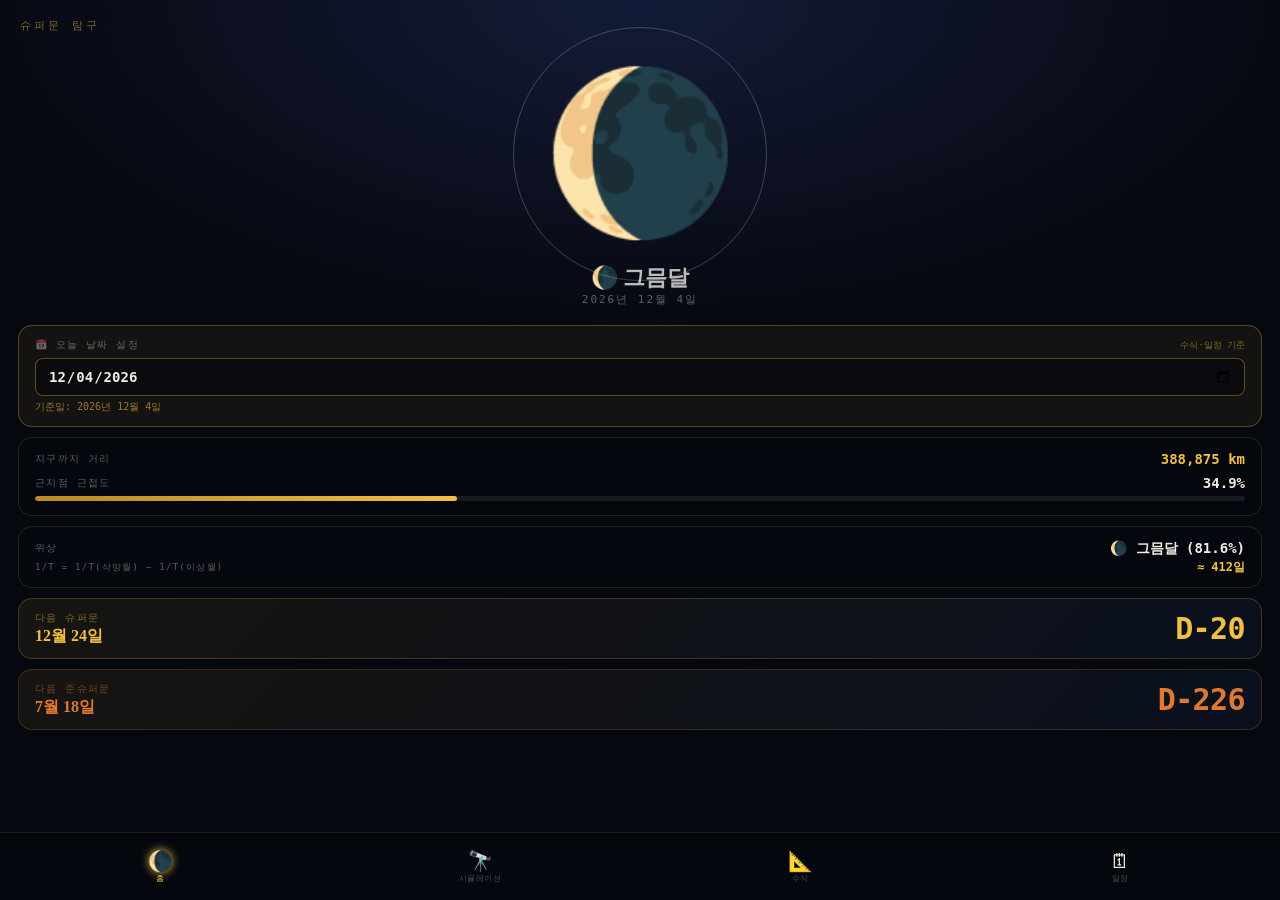
<file: index.html>
<!DOCTYPE html>
<html lang="ko">
<head>
<meta charset="UTF-8">
<meta name="viewport" content="width=device-width,initial-scale=1,user-scalable=no,viewport-fit=cover">
<meta name="mobile-web-app-capable" content="yes">
<meta name="apple-mobile-web-app-capable" content="yes">
<meta name="apple-mobile-web-app-status-bar-style" content="black-translucent">
<title>슈퍼문 탐구 🌕</title>
<style>/* 오프라인 폴백: 시스템 폰트 사용 */
@font-face {
  font-family: 'Noto Serif KR';
  src: local('Noto Serif CJK KR'), local('NotoSerifCJKkr'), local('본명조'), local('Batang'), local('바탕');
}
@font-face {
  font-family: 'JetBrains Mono';
  src: local('JetBrains Mono'), local('Consolas'), local('Monaco'), local('Courier New');
}
*,*::before,*::after{box-sizing:border-box;margin:0;padding:0;-webkit-tap-highlight-color:transparent}
:root{
  --ink:#06080f;--paper:#f0ece0;
  --gold:#f2c040;--gold-dim:#b88a20;
  --orange:#e07830;--blue:#3a7be0;--sun:#fff060;
  --glass:rgba(6,8,15,.78);--glass2:rgba(6,8,15,.55);
  --border:rgba(242,192,64,.14);--r:14px;
  --serif:'Noto Serif KR',serif;--mono:'JetBrains Mono',monospace;
  --tab:68px;--safe:0px;
}
html,body{width:100%;height:100%;overflow:hidden;background:var(--ink);font-family:var(--serif);color:var(--paper)}
button{font-family:var(--serif);cursor:pointer;border:none;background:none;color:inherit}
#app{position:fixed;inset:0;display:flex;flex-direction:column}
.panel{display:none;flex:1;overflow-y:auto;overflow-x:hidden;overscroll-behavior:contain;-webkit-overflow-scrolling:touch}
.panel.active{display:flex;flex-direction:column}
.panel::-webkit-scrollbar{width:3px}
.panel::-webkit-scrollbar-thumb{background:rgba(242,192,64,.22);border-radius:99px}

/* ══ HOME ══ */
#p-home{background:radial-gradient(ellipse 80% 55% at 50% 0%,#141b38 0%,var(--ink) 68%);align-items:center;padding:0 18px calc(var(--tab) + var(--safe) + 14px)}
.home-bar{width:100%;display:flex;justify-content:space-between;align-items:center;padding:20px 2px 0}
.home-eyebrow{font:300 11px/1 var(--mono);letter-spacing:.28em;color:rgba(242,192,64,.5);text-transform:uppercase}
.status-pill{display:flex;align-items:center;gap:5px;padding:4px 10px;border-radius:99px;border:1px solid rgba(242,192,64,.18);background:rgba(6,8,15,.5)}
.dot{width:6px;height:6px;border-radius:50%;background:#4caf50;box-shadow:0 0 5px #4caf50;animation:blink 2.4s infinite}
.dot.off{background:#e57373;box-shadow:0 0 5px #e57373}
@keyframes blink{0%,100%{opacity:1}50%{opacity:.3}}
.dot-label{font:400 10px/1 var(--mono);color:rgba(240,236,224,.5)}
/* 달 완전한 원 고정 */
.orb-wrap{position:relative;margin:28px 0 18px;width:190px;height:190px;flex-shrink:0}
.orb-rings{position:absolute;inset:-32px}
.ring{position:absolute;inset:0;border-radius:50%;border:1px solid rgba(242,192,64,.12);animation:ring-out 3.6s ease-out infinite}
.ring:nth-child(2){animation-delay:1.2s}.ring:nth-child(3){animation-delay:2.4s}
@keyframes ring-out{0%{transform:scale(.85);opacity:.7}100%{transform:scale(1.6);opacity:0}}
.orb{width:190px;height:190px;border-radius:50%;position:relative;overflow:hidden;flex-shrink:0;
  background:radial-gradient(circle at 36% 32%,#fffbe8 0%,#f2c040 38%,#c07818 75%,#6a3808 100%);
  box-shadow:0 0 50px rgba(242,192,64,.38),0 0 100px rgba(242,192,64,.14);
  animation:orb-pulse 5s ease-in-out infinite;transition:all .6s}
@keyframes orb-pulse{0%,100%{transform:scale(1)}50%{transform:scale(1.022)}}
.orb.quasi{box-shadow:0 0 40px rgba(224,120,48,.45),0 0 80px rgba(224,120,48,.15)}
.orb.blood{background:radial-gradient(circle at 36% 32%,#ff8060 0%,#cc2200 45%,#7a0800 80%,#3a0200 100%);
  box-shadow:0 0 50px rgba(204,34,0,.5),0 0 100px rgba(204,34,0,.2)}
.orb.normal{background:radial-gradient(circle at 36% 32%,#fff 0%,#ddd 50%,#999 90%);box-shadow:0 0 16px rgba(200,200,200,.18)}
.orb.other{background:radial-gradient(circle at 36% 32%,#c0c8d8 0%,#667 60%,#2a2e38 100%);box-shadow:none;animation:none}
.crater{position:absolute;border-radius:50%;background:rgba(0,0,0,.13)}
.cr1{width:24px;height:24px;top:38px;left:68px}.cr2{width:15px;height:15px;top:85px;left:40px}
.cr3{width:11px;height:11px;top:116px;left:90px}.cr4{width:19px;height:19px;top:58px;left:116px}
.type-badge{font:700 22px/1 var(--serif);color:var(--gold);text-align:center;text-shadow:0 0 24px rgba(242,192,64,.5);margin-bottom:5px}
.type-badge.quasi{color:var(--orange);text-shadow:0 0 20px rgba(224,120,48,.4)}
.type-badge.blood{color:#ff6644;text-shadow:0 0 20px rgba(255,60,0,.5)}
.type-badge.dim{color:#bbb;text-shadow:none}
.date-sub{font:300 11px/1 var(--mono);letter-spacing:.18em;color:rgba(240,236,224,.38);text-align:center;margin-bottom:20px}
.cards{width:100%;display:flex;flex-direction:column;gap:10px}
.card{background:var(--glass);border:1px solid var(--border);border-radius:var(--r);padding:14px 16px;backdrop-filter:blur(14px)}
.card-row{display:flex;justify-content:space-between;align-items:center}
.lbl{font:400 10px/1 var(--mono);letter-spacing:.14em;color:rgba(240,236,224,.38);text-transform:uppercase}
.val{font:600 14px/1 var(--mono);color:var(--paper)}.val.gold{color:var(--gold)}
.prox-wrap{margin-top:10px}
.prox-track{width:100%;height:5px;background:rgba(240,236,224,.08);border-radius:99px;overflow:hidden;margin-top:6px}
.prox-fill{height:100%;border-radius:99px;background:linear-gradient(90deg,var(--gold-dim),var(--gold));transition:width 1.4s cubic-bezier(.16,1,.3,1)}
.prox-fill.quasi{background:linear-gradient(90deg,#a04c10,var(--orange))}
.next-banner{width:100%;background:linear-gradient(135deg,rgba(242,192,64,.07),rgba(58,123,224,.07));
  border:1px solid rgba(242,192,64,.22);border-radius:var(--r);padding:14px 16px;
  display:flex;justify-content:space-between;align-items:center;cursor:pointer;transition:background .2s}
.next-banner:active{background:rgba(242,192,64,.13)}
.nb-lbl{font:400 10px/1 var(--mono);letter-spacing:.14em;color:rgba(242,192,64,.5);text-transform:uppercase;margin-bottom:5px}
.nb-date{font:700 16px/1 var(--serif);color:var(--gold)}
.nb-dday{font:600 30px/1 var(--mono);color:var(--gold);letter-spacing:-.02em}

/* ══ 달 이모지 ══ */
.moon-emoji{
  width:190px;height:190px;
  display:flex;align-items:center;justify-content:center;
  font-size:158px;line-height:1;
  animation:orb-pulse 5s ease-in-out infinite;
  transition:filter .6s ease, text-shadow .6s ease;
  user-select:none;
  will-change:transform,opacity,filter;
  filter:drop-shadow(0 0 0px transparent);
}
.moon-emoji.moon-transitioning{animation:moon-out .3s ease forwards}
.moon-emoji.moon-fade-in{animation:moon-in .4s ease forwards}
@keyframes moon-out{
  0%{opacity:1;transform:scale(1) rotate(0deg)}
  100%{opacity:0;transform:scale(.72) rotate(-8deg)}
}
@keyframes moon-in{
  0%{opacity:0;transform:scale(.72) rotate(8deg)}
  60%{transform:scale(1.06) rotate(-2deg)}
  100%{opacity:1;transform:scale(1) rotate(0deg)}
}
.moon-emoji.super{filter:drop-shadow(0 0 28px rgba(242,192,64,.75)) drop-shadow(0 0 64px rgba(242,192,64,.35))}
.moon-emoji.quasi{filter:drop-shadow(0 0 22px rgba(224,120,48,.65)) drop-shadow(0 0 52px rgba(224,120,48,.28))}
.moon-emoji.blood{filter:drop-shadow(0 0 26px rgba(200,34,0,.75)) drop-shadow(0 0 58px rgba(200,34,0,.32))}
.moon-emoji.normal{filter:drop-shadow(0 0 18px rgba(220,220,220,.5)) grayscale(0.15) brightness(0.92)}

/* ══ SIMULATION ══ */
#p-sim{background:radial-gradient(ellipse 90% 70% at 50% 30%,#0b1326 0%,#050709 100%);
  align-items:center;padding:0 14px calc(var(--tab) + var(--safe) + 14px)}

.sim-hdr{width:100%;display:flex;justify-content:space-between;align-items:center;padding:18px 2px 10px}
.sim-title{font:700 15px/1 var(--serif)}
.sim-datebadge{font:400 11px/1 var(--mono);color:var(--gold);
  background:rgba(242,192,64,.10);border:1px solid rgba(242,192,64,.22);border-radius:6px;padding:4px 10px}
#simCanvas{display:block;width:100%;max-width:380px;aspect-ratio:380/310;border-radius:var(--r);
  border:1px solid rgba(242,192,64,.10);margin:0 auto}
.sim-chips{display:grid;grid-template-columns:repeat(4,1fr);gap:7px;width:100%;margin-top:10px}
.chip{background:var(--glass);border:1px solid var(--border);border-radius:10px;padding:9px 6px;text-align:center}
.chip .lbl{display:block;margin-bottom:3px}.chip .val{font:600 11px/1 var(--mono);color:var(--paper)}
.sim-btns{display:flex;gap:8px;width:100%;margin-top:8px}
.sim-btn{flex:1;padding:12px 0;border-radius:var(--r);font:600 12px/1 var(--serif);
  background:rgba(242,192,64,.08);border:1px solid rgba(242,192,64,.2);color:var(--gold);transition:background .15s}
.sim-btn:active{background:rgba(242,192,64,.2)}.sim-btn.primary{background:var(--gold);color:var(--ink);border-color:var(--gold)}
/* 날짜 큰 표시 */
.sim-date-big{width:100%;background:var(--glass);border:1px solid rgba(242,192,64,.22);
  border-radius:var(--r);padding:12px 16px;display:flex;justify-content:space-between;align-items:center;margin-bottom:8px}
.sim-date-main{font:700 20px/1 var(--serif);color:var(--gold);letter-spacing:.02em}
.sim-date-dow{font:400 11px/1 var(--mono);color:rgba(242,192,64,.55);margin-top:4px;letter-spacing:.1em}
.sim-date-right{text-align:right}
.sim-dday-label{font:400 9px/1 var(--mono);color:rgba(240,236,224,.35);text-transform:uppercase;letter-spacing:.12em;margin-bottom:3px}
.sim-dday-val{font:600 18px/1 var(--mono);color:var(--gold)}
/* 하루씩 이동 버튼 */
.day-row{display:flex;gap:6px;width:100%;margin-top:6px}
.day-btn{flex:1;padding:10px 0;border-radius:var(--r);font:600 13px/1 var(--mono);
  background:rgba(240,236,224,.06);border:1px solid rgba(240,236,224,.14);color:rgba(240,236,224,.7);transition:background .15s}
.day-btn:active{background:rgba(240,236,224,.14)}
.day-btn.big{flex:2;background:rgba(242,192,64,.08);border-color:rgba(242,192,64,.22);color:var(--gold)}
/* 수식으로 바로가기 버튼 */

.formula-link-btn{width:100%;margin-top:8px;padding:12px 0;
  background:linear-gradient(135deg,rgba(58,123,224,.15),rgba(58,123,224,.08));
  border:1px solid rgba(58,123,224,.35);border-radius:var(--r);
  font:600 13px/1 var(--serif);color:var(--blue);
  display:flex;align-items:center;justify-content:center;gap:8px;
  cursor:pointer;transition:background .2s}
.formula-link-btn:active{background:rgba(58,123,224,.25)}
.speed-row{width:100%;margin-top:8px}
.speed-lbl{font:400 11px/1 var(--mono);color:rgba(240,236,224,.4);margin-bottom:7px;display:block;letter-spacing:.1em}
.spd-chips{display:flex;gap:6px;flex-wrap:wrap}
.spd-chip{flex:1;min-width:0;padding:10px 4px;border-radius:10px;
  font:700 13px/1 var(--mono);text-align:center;cursor:pointer;
  background:rgba(240,236,224,.06);border:1.5px solid rgba(240,236,224,.14);
  color:rgba(240,236,224,.55);transition:all .15s;-webkit-tap-highlight-color:transparent}
.spd-chip:active{transform:scale(.93)}
.spd-chip.on{background:rgba(242,192,64,.15);border-color:var(--gold);color:var(--gold);
  box-shadow:0 0 10px rgba(242,192,64,.2)}
.sim-legend{display:flex;gap:10px;flex-wrap:wrap;margin-top:8px;width:100%}
.leg-item{display:flex;align-items:center;gap:5px;font:400 11px/1 var(--mono);color:rgba(240,236,224,.42)}
.leg-dot{width:9px;height:9px;border-radius:50%;flex-shrink:0}

/* ══ FORMULA ══ */
#p-formula{background:linear-gradient(160deg,#0b1120 0%,var(--ink) 100%);
  padding:0 16px calc(var(--tab) + var(--safe) + 14px)}
.form-hdr{padding:20px 0 14px;font:700 15px/1 var(--serif)}
.step-dots{display:flex;gap:6px;padding-bottom:14px}
.sdot{width:30px;height:4px;border-radius:99px;background:rgba(242,192,64,.14);transition:background .3s}
.sdot.on{background:var(--gold)}
.step-card{display:none;background:var(--glass);border:1px solid var(--border);border-radius:var(--r);
  padding:20px;flex-direction:column;gap:12px}
.step-card.show{display:flex}
.step-title{font:700 16px/1.4 var(--serif);color:var(--gold)}
.step-body{font:400 13px/1.9 var(--serif);color:rgba(240,236,224,.82)}
.fbox{background:rgba(242,192,64,.06);border:1px solid rgba(242,192,64,.2);border-radius:9px;
  padding:13px;font:400 12px/2.1 var(--mono);color:var(--gold);white-space:pre-wrap}
.step-nav{display:flex;gap:8px;margin-top:10px}
.snav{flex:1;padding:13px 0;border-radius:10px;font:700 14px/1 var(--serif);
  background:rgba(242,192,64,.08);border:1px solid rgba(242,192,64,.2);color:var(--gold);transition:background .15s}
.snav:disabled{opacity:.3;pointer-events:none}.snav:active{background:rgba(242,192,64,.18)}
.snav.next{background:var(--gold);color:var(--ink);border-color:var(--gold)}
.calc-sec{margin-top:14px;background:var(--glass);border:1px solid rgba(58,123,224,.22);border-radius:var(--r);padding:18px}
.calc-title{font:700 14px/1 var(--serif);color:var(--blue);margin-bottom:12px}
.calc-row{display:flex;align-items:center;gap:10px;margin-bottom:9px}
.calc-lbl{font:400 10px/1 var(--mono);color:rgba(240,236,224,.4);min-width:72px}
.calc-in{flex:1;background:rgba(255,255,255,.05);border:1px solid rgba(242,192,64,.25);border-radius:8px;
  padding:9px 12px;color:var(--paper);font:400 13px/1 var(--mono);outline:none}
.calc-in:focus{border-color:var(--gold)}
.calc-btn{width:100%;padding:13px;background:var(--blue);border:none;border-radius:10px;
  color:#fff;font:700 14px/1 var(--serif);cursor:pointer;margin-top:4px}
.calc-result{margin-top:12px;font:400 11px/2.2 var(--mono);color:var(--gold);
  background:rgba(242,192,64,.05);border-radius:8px;padding:12px;white-space:pre-line;min-height:44px}

/* ══ SCHEDULE ══ */
/* p-sched: flex-column 컨테이너, 넘침 없음 */
#p-sched{background:var(--ink);overflow:hidden;padding:0}
#p-sched.active{display:flex;flex-direction:column}

/* ── 스크롤1: sched-top (헤더+범례+기준일+카테고리) ── */

.sched-top{
  overflow-y:auto;overflow-x:hidden;
  -webkit-overflow-scrolling:touch;overscroll-behavior:contain;
  flex:0 0 auto;max-height:55%;
  background:var(--ink);
  border-bottom:2px solid rgba(242,192,64,.14);
}
.sched-top::-webkit-scrollbar{width:2px}
.sched-top::-webkit-scrollbar-thumb{background:rgba(242,192,64,.18);border-radius:99px}
.sched-hdr{padding:14px 16px 10px;display:flex;justify-content:space-between;align-items:center;
  border-bottom:1px solid rgba(242,192,64,.08)}
.sched-title{font:700 15px/1 var(--serif)}
.sched-legend{margin:8px 12px 0;background:var(--glass);border:1px solid var(--border);border-radius:var(--r);padding:12px 14px}
.sleg-title{font:600 10px/1 var(--mono);letter-spacing:.14em;color:rgba(240,236,224,.4);text-transform:uppercase;margin-bottom:8px}
.prox-gauge{margin-bottom:6px}
.pg-track{height:8px;border-radius:99px;position:relative;overflow:visible;
  background:linear-gradient(90deg,rgba(60,70,100,.4) 0%,rgba(60,70,100,.4) 85%,rgba(224,120,48,.7) 86%,rgba(224,120,48,.7) 89.9%,rgba(242,192,64,.9) 90%,rgba(242,192,64,1) 100%)}
.pg-marker{position:absolute;top:-3px;width:2px;height:14px;border-radius:1px}
.pg-zones{position:relative;height:20px;margin-top:2px}
.pg-zone-lbl{position:absolute;top:2px;font:400 8px/1 var(--mono);letter-spacing:.06em}
.pg-axis{display:flex;justify-content:space-between;font:400 9px/1 var(--mono);color:rgba(240,236,224,.28);margin-top:2px}
.leg-rows{display:flex;flex-direction:column;gap:7px;margin-top:7px}
.leg-row{display:flex;align-items:flex-start;gap:8px}
.leg-icon{font-size:16px;flex-shrink:0;line-height:1;margin-top:1px}
.leg-text .leg-name{font:700 12px/1 var(--serif);margin-bottom:2px}
.leg-text .leg-name.gold{color:var(--gold)}.leg-text .leg-name.orange{color:var(--orange)}
.leg-text .leg-name.red{color:#ff6644}.leg-text .leg-name.blue{color:#60b0ff}
.leg-text .leg-desc{font:400 10px/1.6 var(--mono);color:rgba(240,236,224,.42)}
/* 기준일 바 */
.sched-today-bar{
  display:flex;align-items:center;justify-content:space-between;
  padding:8px 14px;
  background:rgba(242,192,64,.07);
  border-top:1px solid rgba(242,192,64,.15);
  border-bottom:1px solid rgba(242,192,64,.15);
}
.sched-today-lbl{font:600 10px/1 var(--mono);color:rgba(242,192,64,.6);letter-spacing:.12em;text-transform:uppercase}
.sched-today-val{font:700 13px/1 var(--mono);color:var(--gold)}
/* 카테고리 필터 */
.sched-filters{
  display:flex;gap:8px;padding:10px 14px;
  overflow-x:auto;scrollbar-width:none;
  background:rgba(6,8,20,.97);
}
.sched-filters::-webkit-scrollbar{display:none}
.fc{white-space:nowrap;padding:11px 20px;border-radius:99px;
  font:700 14px/1 var(--serif);border:2px solid rgba(255,255,255,.22);
  color:rgba(255,255,255,.88);background:rgba(255,255,255,.1);
  cursor:pointer;transition:all .18s;display:flex;align-items:center;gap:6px;flex-shrink:0}
.fc:active{transform:scale(.94)}
.fc .fc-icon{font-size:18px;line-height:1;flex-shrink:0}
.fc.on{background:var(--gold);color:var(--ink);border-color:var(--gold);font-weight:700;box-shadow:0 0 16px rgba(242,192,64,.45)}
.fc.on-blood{background:#dd2200;color:#fff;border-color:#ff4422;box-shadow:0 0 16px rgba(220,34,0,.45)}
.fc.on-blue{background:#3a7be0;color:#fff;border-color:#60a0ff;box-shadow:0 0 16px rgba(58,123,224,.45)}

/* ── 스크롤2: sched-list (나머지 공간, 독립 스크롤) ── */
.sched-list{
  flex:1;min-height:0;
  overflow-y:auto;overflow-x:hidden;
  -webkit-overflow-scrolling:touch;overscroll-behavior:contain;
  padding:8px 12px calc(var(--tab) + var(--safe) + 16px);
  display:block;width:100%;
}
.sched-list::-webkit-scrollbar{width:3px}
.sched-list::-webkit-scrollbar-thumb{background:rgba(242,192,64,.2);border-radius:99px}
.sched-list > .si{display:block;width:100%;margin-bottom:8px;box-sizing:border-box}
.sched-list > div{display:block;width:100%;margin-bottom:8px}
.si{width:100%;background:var(--glass);border:1px solid rgba(242,192,64,.10);border-radius:var(--r);overflow:hidden}
.si.super{border-color:rgba(242,192,64,.3)}.si.quasi{border-color:rgba(224,120,48,.25)}
.si.blood{border-color:rgba(204,34,0,.4);background:rgba(204,34,0,.05)}
.si.penumbral{border-color:rgba(96,176,255,.25);background:rgba(58,123,224,.04)}
.si.today{border-color:var(--gold);background:rgba(242,192,64,.07)}
.si-inner{display:flex;align-items:stretch}
.si-bar{width:4px;flex-shrink:0}
.si.super .si-bar{background:linear-gradient(180deg,var(--gold),var(--gold-dim))}
.si.quasi .si-bar{background:linear-gradient(180deg,var(--orange),#a04c10)}
.si.blood .si-bar{background:linear-gradient(180deg,#ff6644,#880000)}
.si.penumbral .si-bar{background:linear-gradient(180deg,#60b0ff,#2255aa)}
.si.today .si-bar{background:#fff}
.si-body{flex:1;padding:12px 14px}
.si-top{display:flex;justify-content:space-between;align-items:flex-start}
.si-date{font:700 14px/1 var(--serif)}
.si-dday{font:600 16px/1 var(--mono)}.si-dday.fut{color:var(--gold)}.si-dday.past{color:rgba(240,236,224,.28)}.si-dday.now{color:#fff}
.si-meta{display:flex;gap:8px;align-items:center;margin-top:5px;flex-wrap:wrap}
.si-type{font:700 10px/1 var(--mono);padding:3px 8px;border-radius:99px}
.si-type.super{background:rgba(242,192,64,.15);color:var(--gold)}
.si-type.quasi{background:rgba(224,120,48,.15);color:var(--orange)}
.si-type.blood{background:rgba(204,34,0,.2);color:#ff7755}
.si-type.penumbral{background:rgba(58,123,224,.2);color:#60b0ff}
.si-dist{font:400 10px/1 var(--mono);color:rgba(240,236,224,.32)}
.si-prox-wrap{display:flex;align-items:center;gap:6px;margin-top:7px}
.si-prox-track{flex:1;height:4px;background:rgba(240,236,224,.08);border-radius:99px;overflow:hidden;position:relative}
.si-prox-fill{height:100%;border-radius:99px}
.si.super .si-prox-fill{background:linear-gradient(90deg,var(--gold-dim),var(--gold))}
.si.quasi .si-prox-fill{background:linear-gradient(90deg,#a04c10,var(--orange))}
.si.blood .si-prox-fill{background:linear-gradient(90deg,#880000,#ff4422)}
.si.penumbral .si-prox-fill{background:linear-gradient(90deg,#2255aa,#60b0ff)}
.si-prox-track::after{content:'';position:absolute;left:90%;top:-1px;width:1.5px;height:calc(100%+2px);
  background:rgba(242,192,64,.55);border-radius:1px}
.si-prox-track::before{content:'';position:absolute;left:86%;top:-1px;width:1.5px;height:calc(100%+2px);
  background:rgba(224,120,48,.5);border-radius:1px}
.si-prox-pct{font:400 10px/1 var(--mono);color:rgba(240,236,224,.38);white-space:nowrap;min-width:38px;text-align:right}


/* ══ TAB ══ */
.tabbar{position:fixed;bottom:0;left:0;right:0;height:calc(var(--tab) + var(--safe));
  background:rgba(6,8,15,.95);border-top:1px solid rgba(242,192,64,.12);
  backdrop-filter:blur(22px);display:flex;align-items:flex-start;z-index:200}
.tb{flex:1;height:var(--tab);display:flex;flex-direction:column;align-items:center;
  justify-content:center;gap:4px;cursor:pointer;border:none;background:none;transition:opacity .15s}
.tb-icon{font-size:20px;line-height:1;transition:filter .2s}
.tb-label{font:400 8px/1 var(--mono);letter-spacing:.05em;color:rgba(240,236,224,.3);text-transform:uppercase;transition:color .2s}
.tb.active .tb-label{color:var(--gold)}.tb.active .tb-icon{filter:drop-shadow(0 0 5px var(--gold))}
.hidden{display:none!important}
</style>
</head>
<body>
<div id="app"><div id="p-home" class="panel active">
  <div class="home-bar">
    <span class="home-eyebrow">슈퍼문 탐구</span>
  </div>
  <div class="orb-wrap">
    <div class="orb-rings"><div class="ring"></div><div class="ring"></div><div class="ring"></div></div>
    <div id="moonEmoji" class="moon-emoji"></div>
  </div>
  <div class="type-badge" id="typeBadge"></div>
  <div class="date-sub" id="dateSub"></div>
  <div class="cards">
    
    <div class="card" style="border-color:rgba(242,192,64,.3);background:rgba(242,192,64,.06)">
      <div class="card-row" style="margin-bottom:8px">
        <span class="lbl">📅 오늘 날짜 설정</span>
        <span style="font:400 9px/1 var(--mono);color:rgba(242,192,64,.5)">수식·일정 기준</span>
      </div>
      <div style="display:flex;gap:8px;align-items:center">
        <input type="date" id="userTodayInput"
          style="flex:1;background:rgba(6,8,15,.6);border:1px solid rgba(242,192,64,.35);border-radius:8px;
                 padding:9px 12px;color:var(--paper);font:600 14px/1 var(--mono);outline:none"
          >
      </div>
      <div id="userTodayLabel" style="font:400 10px/1 var(--mono);color:rgba(242,192,64,.6);margin-top:6px">
        기준일: 오늘
      </div>
    </div>
    <div class="card">
      <div class="card-row"><span class="lbl">지구까지 거리</span><span class="val gold" id="distVal">—</span></div>
      <div class="prox-wrap">
        <div class="card-row"><span class="lbl">근지점 근접도</span><span class="val" id="proxVal">—</span></div>
        <div class="prox-track"><div class="prox-fill" id="proxFill" style="width:0"></div></div>
      </div>
    </div>
    <div class="card">
      <div class="card-row"><span class="lbl">위상</span><span class="val" id="phaseVal">—</span></div>
      <div class="card-row" style="margin-top:6px">
        <span class="lbl" style="font-size:9px">1/T = 1/T(삭망월) − 1/T(이상월)</span>
        <span class="val gold" style="font-size:12px" id="periodVal">≈ 412일</span>
      </div>
    </div>
    <div class="next-banner" onclick="switchTab('sched')">
      <div><div class="nb-lbl">다음 슈퍼문</div><div class="nb-date" id="nextDate">—</div></div>
      <div class="nb-dday" id="nextDday">D-?</div>
    </div>
    <div class="next-banner" style="border-color:rgba(224,120,48,.22)" onclick="switchTab('sched')">
      <div><div class="nb-lbl" style="color:rgba(224,120,48,.5)">다음 준슈퍼문</div><div class="nb-date" id="nextQDate" style="color:var(--orange)">—</div></div>
      <div class="nb-dday" id="nextQDday" style="color:var(--orange)">D-?</div>
    </div>
  </div>
</div>

<div id="p-sim" class="panel">
  <div class="sim-hdr"><span class="sim-title">🔭 궤도 시뮬레이션</span></div>

  
  <div class="sim-date-big">
    <div>
      <div class="sim-date-main" id="simDateMain">—</div>
      <div class="sim-date-dow" id="simDateDow">—</div>
    </div>
    <div class="sim-date-right">
      <div class="sim-dday-label" id="simDdayLabel">다음 슈퍼문</div>
      <div class="sim-dday-val" id="simDday">D-?</div>
      <div class="sim-dday-label" style="margin-top:6px;font-size:9px;opacity:.6" id="simOffsetLabel">기준일로부터</div>
      <div class="sim-dday-val" style="font-size:13px;color:rgba(140,200,255,.8)" id="simOffset">±0</div>
    </div>
  </div>

  <canvas id="simCanvas" width="380" height="310"></canvas>

  <div class="sim-chips">
    <div class="chip"><span class="lbl">거리</span><span class="val" id="scDist">—</span></div>
    <div class="chip"><span class="lbl">근접도</span><span class="val" id="scProx">—</span></div>
    <div class="chip"><span class="lbl">위상</span><span class="val" id="scPhase">—</span></div>
    <div class="chip"><span class="lbl">상태</span><span class="val" id="scType">—</span></div>
  </div>

  
  <div class="day-row">
    <button class="day-btn" onclick="simAddDays(-7)">◀◀ 7일</button>
    <button class="day-btn" onclick="simAddDays(-1)">◀ 1일</button>
    <button class="day-btn big" id="btnPP" onclick="simPP()">⏸ 일시정지</button>
    <button class="day-btn" onclick="simAddDays(1)">1일 ▶</button>
    <button class="day-btn" onclick="simAddDays(7)">7일 ▶▶</button>
  </div>

  <div class="sim-btns">
    <button class="sim-btn primary" onclick="simJump()">⏭ 슈퍼문</button>
    <button class="sim-btn" onclick="simReset()">↺ 오늘</button>
  </div>
  <div style="display:flex;gap:8px;width:100%;margin-top:6px;align-items:center">
    <input type="date" id="simDateInput"
      style="flex:1;background:rgba(255,255,255,.05);border:1px solid rgba(242,192,64,.22);border-radius:10px;
             padding:9px 12px;color:var(--paper);font:600 13px/1 var(--mono);outline:none;-webkit-appearance:none">
    <button onclick="simGoDate()"
      style="padding:9px 16px;border-radius:10px;background:rgba(242,192,64,.1);border:1px solid rgba(242,192,64,.3);
             color:var(--gold);font:600 13px/1 var(--serif);cursor:pointer;white-space:nowrap">이동</button>
  </div>

  <div class="speed-row">
    <span class="speed-lbl">⚡ 재생 배속</span>
    <div class="spd-chips">
      <button class="spd-chip on" onclick="setSpd(this,1)">×1</button>
      <button class="spd-chip" onclick="setSpd(this,3)">×3</button>
      <button class="spd-chip" onclick="setSpd(this,7)">×7</button>
      <button class="spd-chip" onclick="setSpd(this,15)">×15</button>
      <button class="spd-chip" onclick="setSpd(this,20)">×20</button>
    </div>
  </div>

  
  <button class="formula-link-btn" onclick="switchTab('formula')">
    📐 이 계산이 어떻게 되나요? → 수식 설명 보기
  </button>

  <div class="sim-legend">
    <div class="leg-item"><div class="leg-dot" style="background:#fff870;box-shadow:0 0 5px #fff070"></div>태양</div>
    <div class="leg-item"><div class="leg-dot" style="background:#4a8cff"></div>지구</div>
    <div class="leg-item"><div class="leg-dot" style="background:var(--gold)"></div>슈퍼문</div>
    <div class="leg-item"><div class="leg-dot" style="background:var(--orange)"></div>준슈퍼문</div>
    <div class="leg-item"><div class="leg-dot" style="background:#aaa"></div>보름달</div>
    <div class="leg-item"><div class="leg-dot" style="background:rgba(242,192,64,.3);border:1px dashed rgba(242,192,64,.5)"></div>슈퍼문 기준(90%)</div>
    <div class="leg-item"><div class="leg-dot" style="background:rgba(224,120,48,.3);border:1px dashed rgba(224,120,48,.5)"></div>준슈퍼문 기준(86%)</div>
  </div>
</div>

<div id="p-formula" class="panel">
  <div class="form-hdr">📐 슈퍼문 주기 수식</div>
  <div class="step-dots" id="stepDots"></div>
  <div class="step-card show" data-s="0">
    <div class="step-title">1단계 · 보름달이란?</div>
    <div class="step-body">달이 지구와 태양의 반대편에 위치할 때 보름달이 됩니다. 이 주기를 <strong>삭망월</strong>이라 합니다.</div>
    <div class="fbox">T(삭망월) = 29.53058867일</div>
  </div>
  <div class="step-card" data-s="1">
    <div class="step-title">2단계 · 달의 타원 궤도</div>
    <div class="step-body">달은 타원 궤도로 공전합니다. 가장 가까운 점(근지점)까지의 주기를 <strong>이상월(근점월)</strong>이라 합니다.</div>
    <div class="fbox">근지점:  362,600 km
원지점:  405,500 km
T(이상월) = 27.55454989일</div>
  </div>
  <div class="step-card" data-s="2">
    <div class="step-title">3단계 · 슈퍼문 & 준슈퍼문 기준</div>
    <div class="step-body">근지점 근접도 = (원지점−현재거리) ÷ (원지점−근지점) × 100%<br><br>이 값이 <strong>90% 이상이면 슈퍼문</strong>, 뉴스 기준 <strong>86~90%는 준슈퍼문</strong>입니다. 완전한 근지점에서 14% 거리까지를 준슈퍼문으로 봅니다.</div>
    <div class="fbox">Espenak 공식 기준:
  슈퍼문:   근접도 ≥ 90%  (≤ 361,050 km)
  준슈퍼문: 86% ≤ 근접도 &lt; 90%  (361,050 ~ 363,070 km)

이 앱 기준 (미디어 관행):
  슈퍼문:   ≤ 360,000 km
  준슈퍼문: 360,001 ~ 361,999 km

슈퍼문/준슈퍼문 모두 동일 주기:
  T = 1/(1/이상월 − 1/삭망월) = 411.78일 ≈ 13.5개월</div>
  </div>
  <div class="step-card" data-s="3">
    <div class="step-title">4단계 · 슈퍼문 주기 수식</div>
    <div class="step-body">두 주기(삭망월, 이상월)의 역수 차이로 슈퍼문 주기를 구합니다.</div>
    <div class="fbox">슈퍼문 = 보름달(삭망월) + 근지점(이상월) 동시 발생
이 두 주기의 맥놀이 주기(Beat Period):

1/T = 1/T(이상월) − 1/T(삭망월)
    = 1/27.55455 − 1/29.53059
    = 0.036292 − 0.033863
    = 0.002428

T = 1 ÷ 0.002428 ≈ 411.78일 ≈ 13.5개월

검증: 14삭망월 = 413.428일
      15이상월 = 413.318일 ✅</div>
  </div>
  <div class="step-card" data-s="4">
    <div class="step-title">5단계 · NASA 데이터 검증</div>
    <div class="step-body">Fred Espenak (NASA 전 천체물리학자) 데이터와 비교합니다.</div>
    <div class="fbox">수식 이론값:  411.78일
14삭망월:    413.428일  ← 실측 그룹 주기
15이상월:    413.318일  ✅ 거의 일치

실측 그룹 간격 (Espenak 데이터):
  2022→2023: 384일
  2023→2024: 383일
  2024→2025: 384일
  2025→2026: 395일  ← 평균 ≈ 392일
  이론값(412일)과 차이: ±20일 이내

슈퍼 블러드문: 정확한 주기를 수식으로 구할 수 없음
  → 사로스·슈퍼문 두 주기가 비정수 배수 관계
  → 과거 실측 시점으로 대략적 위치만 추정 가능</div>
  </div>
  <div class="step-card" data-s="5">
    <div class="step-title">6단계 · 특수 슈퍼문 구하는 법</div>
    <div class="step-body">슈퍼 반영월식·블루문 슈퍼문은 대략적 주기 추정이 가능하지만, <strong>슈퍼 블러드문(개기월식+슈퍼문)은 정확한 주기를 수식으로 구할 수 없습니다.</strong> 두 주기가 비정수 배수 관계이므로, 과거 실측 시점으로 대략적인 다음 시점만 알 수 있습니다.</div>
    <div class="fbox">슈퍼 블러드문 (개기월식+슈퍼문)
━━━━━━━━━━━━━━━━━━━━
사로스 주기 = 6585.32일 = 18년 11일
  검증: 223삭망월=6585.32일 ✅
        242교점월=6585.36일 ✅
슈퍼문 주기 = 411.78일

⚠️ 정확한 주기를 수식으로 구할 수 없음
두 주기가 비정수 배수 관계 → 고정 LCM 없음

과거 실측으로 대략적 시점만 추정 가능:
  1982-07 / 2015-09 / 2021-05 / 2033-10
  (간격: 33년 → 6년 → 12년 → 불규칙)
→ "대략 수십 년에 한 번" 수준으로만 예측

슈퍼 반영월식 (반영월식+슈퍼문)
━━━━━━━━━━━━━━━━━━━━
교점월(NOD)     = 27.21222일
식 계절 주기    ≈ 173.3일 (반년)
결합 주기       ≈ 5~6년 (불규칙)

블루문 슈퍼문 (두 번째 보름달+슈퍼문)
━━━━━━━━━━━━━━━━━━━━
블루문 주기  ≈ 32.9개월 (19년에 7회)
슈퍼문 주기  ≈ 13.5개월
우연 겹침    ≈ 2~3년마다</div>
  </div>
  <div class="step-nav">
    <button class="snav" id="sPrev" onclick="goStep(-1)" disabled>← 이전</button>
    <button class="snav next" id="sNext" onclick="goStep(1)">다음 →</button>
  </div>
  <div class="calc-sec" id="calcSec">
    <div style="display:flex;gap:6px;margin-bottom:12px;flex-wrap:wrap">
      <button class="fc on" id="ct-super" onclick="setCalcType(this,'super')">🌕 슈퍼문</button>
      <button class="fc" id="ct-quasi" onclick="setCalcType(this,'quasi')">🌔 준슈퍼문</button>
      <button class="fc" id="ct-blood" onclick="setCalcType(this,'blood')" style="border-color:rgba(204,34,0,.4);color:#ff7755">🩸 블러드문</button>
      <button class="fc" id="ct-penumbral" onclick="setCalcType(this,'penumbral')" style="border-color:rgba(96,176,255,.3);color:#60b0ff">🌕🌑 반영월식</button>
    </div>
    <div class="calc-row" style="flex-direction:column;align-items:flex-start;gap:6px">
      <span class="calc-lbl">기준일 이전 마지막 이벤트</span>
      <select id="cLastSM" style="width:100%;background:rgba(20,28,48,.9);border:1px solid rgba(242,192,64,.25);border-radius:10px;padding:10px 12px;color:var(--cream);font:13px var(--mono);outline:none;appearance:none;-webkit-appearance:none;cursor:pointer">
        <option value="">데이터 로드 중...</option>
      </select>
    </div>
    <div class="calc-row">
      <span class="calc-lbl">기준일 (오늘)</span>
      <input class="calc-in" id="cToday" type="date">
    </div>
    <button class="calc-btn" id="cCalcBtn" onclick="doCalc()">📐 계산하기</button>
    <div class="calc-result" id="cRes">← 종류를 선택하고 계산하세요!</div>
  </div>
</div>

<div id="p-sched" class="panel">

  
  <div class="sched-top">
    <div class="sched-hdr">
      <span class="sched-title">🗓 슈퍼문 일정</span>
      <span style="font:400 10px/1 var(--mono);color:rgba(240,236,224,.35)">2001~2075</span>
    </div>
    <div style="display:flex;gap:6px;padding:6px 14px;flex-wrap:wrap">
      <span style="font:400 9px/1 var(--mono);padding:2px 7px;border-radius:4px;background:rgba(58,123,224,.18);color:#60a0e0;border:1px solid rgba(58,123,224,.22)">NASA 실측 ≤2010</span>
      <span style="font:400 9px/1 var(--mono);padding:2px 7px;border-radius:4px;background:rgba(58,123,224,.12);color:#80b8e8;border:1px solid rgba(96,160,255,.2)">Espenak 예측 2011~2031</span>
      <span style="font:400 9px/1 var(--mono);padding:2px 7px;border-radius:4px;background:rgba(140,100,255,.12);color:#b090ff;border:1px solid rgba(140,100,255,.2)">모델 계산 2032~2075</span>
    </div>
    <div class="sched-legend">
      <div class="sleg-title">분류 기준 — 근지점 근접도</div>
      <div class="prox-gauge">
        <div class="pg-track">
          <div class="pg-marker" style="left:86%;background:var(--orange)"></div>
          <div class="pg-marker" style="left:90%;background:var(--gold)"></div>
        </div>
        <div class="pg-zones">
          <span class="pg-zone-lbl" style="left:38%;color:rgba(240,236,224,.3)">보름달</span>
          <span class="pg-zone-lbl" style="left:86.5%;color:var(--orange)">준슈퍼</span>
          <span class="pg-zone-lbl" style="left:90.5%;color:var(--gold)">슈퍼</span>
        </div>
        <div class="pg-axis"><span>0%</span><span>50%</span><span>86%</span><span>90%</span><span>100%</span></div>
      </div>
      <div class="leg-rows">
        <div class="leg-row"><span class="leg-icon">🌕</span><div class="leg-text"><div class="leg-name gold">슈퍼문 (≥90%)</div><div class="leg-desc">근지점 완전 근접. ≤365,950 km. 주기≈412일</div></div></div>
        <div class="leg-row"><span class="leg-icon">🌔</span><div class="leg-text"><div class="leg-name orange">준슈퍼문 (86~90%)</div><div class="leg-desc">360,001~361,999km. 주기≈13.5개월</div></div></div>
        <div class="leg-row"><span class="leg-icon">🩸</span><div class="leg-text"><div class="leg-name red">슈퍼 블러드문</div><div class="leg-desc">개기월식+슈퍼문. 정확한 주기 없음 — 실측 시점만 추정 가능</div></div></div>
        <div class="leg-row"><span class="leg-icon">🌕🌑</span><div class="leg-text"><div class="leg-name blue">슈퍼 반영월식</div><div class="leg-desc">반영월식+슈퍼문. ≈5~6년 주기</div></div></div>
      </div>
    </div>
    
    <div class="sched-today-bar">
      <span class="sched-today-lbl">📅 기준일</span>
      <span class="sched-today-val" id="schedTodayVal">—</span>
    </div>
    
    <div class="sched-filters">
      <button class="fc on" data-f="all" onclick="setF(this,'all')"><span class="fc-icon">📋</span>전체</button>
      <button class="fc" data-f="super" onclick="setF(this,'super')"><span class="fc-icon">🌕</span>슈퍼문</button>
      <button class="fc" data-f="quasi" onclick="setF(this,'quasi')"><span class="fc-icon">🌔</span>준슈퍼문</button>
      <button class="fc" data-f="blood" onclick="setF(this,'blood')"><span class="fc-icon">🩸</span>블러드문</button>
      <button class="fc" data-f="penumbral" onclick="setF(this,'penumbral')"><span class="fc-icon">🌕🌑</span>반영월식</button>
      <button class="fc" data-f="special" onclick="setF(this,'special')"><span class="fc-icon">✨</span>특수</button>
      <button class="fc" data-f="future" onclick="setF(this,'future')"><span class="fc-icon">🔮</span>미래</button>
      <button class="fc" data-f="past" onclick="setF(this,'past')"><span class="fc-icon">📜</span>과거</button>
    </div>
  </div>

  
  <div class="sched-list" id="schedList"></div>
</div>

<nav class="tabbar">
  <button class="tb active" data-t="home" onclick="switchTab('home')"><span class="tb-icon">🌕</span><span class="tb-label">홈</span></button>
  <button class="tb" data-t="sim" onclick="switchTab('sim')"><span class="tb-icon">🔭</span><span class="tb-label">시뮬레이션</span></button>
  <button class="tb" data-t="formula" onclick="switchTab('formula')"><span class="tb-icon">📐</span><span class="tb-label">수식</span></button>
  <button class="tb" data-t="sched" onclick="switchTab('sched')"><span class="tb-icon">🗓</span><span class="tb-label">일정</span></button>
</nav>
</div>

</body>
</html>
</div>
<script type="text/javascript" charset="utf-8">
// ========================================
// 날짜 파싱 헬퍼
// ========================================
function parseDate(val){
  if(!val) return new Date();
  const p=val.split('-');
  if(p.length===3) return new Date(parseInt(p[0]),parseInt(p[1])-1,parseInt(p[2]),12,0,0);
  return new Date();
}

// ========================================
// 오늘 날짜 전역 관리
// ========================================
let userToday=new Date();
function updateSchedTodayBar(){
  const el=document.getElementById('schedTodayVal');
  if(el) el.textContent=userToday.toLocaleDateString('ko-KR',{year:'numeric',month:'long',day:'numeric'});
}
function applyUserToday(){
  const val=document.getElementById('userTodayInput').value;
  if(!val)return;
  userToday=parseDate(val);
  if(isNaN(userToday.getTime())) userToday=new Date();
  const label=userToday.toLocaleDateString('ko-KR',{year:'numeric',month:'long',day:'numeric'});
  document.getElementById('userTodayLabel').textContent='기준일: '+label;
  if(typeof updateSchedTodayBar==='function') updateSchedTodayBar();
  if(typeof initHome==='function') initHome();
  if(typeof simReset==='function') simReset();
  if(typeof buildSched==='function') buildSched();
  if(typeof initFormula==='function') initFormula();
}

// ========================================
// 천문 상수 및 기본 계산
// ========================================
const SYN=29.53058867, ANO=27.55454989, NOD=27.21222082;
// T_SM: 맥놀이 주기 = 1/(1/ANO - 1/SYN) = 411.78일
const T_SM=411.78;
const T_QSM=T_SM;     // 준슈퍼문도 동일 주기
const SAROS=6585.32;  // 223×SYN = 18년 11일 (사로스 주기)
const PER=356000, APO=406500; // 표시용 근지점/원지점 평균 범위
const J2000=new Date(2000,0,6,18,14,0);
const daysSince=dt=>(dt-J2000)/86400000;

function moonPhase(dt){let p=(daysSince(dt)%SYN)/SYN;return p<0?p+1:p;}

// 거리 계산: 실제 궤도 섭동을 단순 모델로 재현 불가
// → 표시용 근사값만 사용 (실제 거리는 lookup에서 제공)
function moonDist(dt){
  let ap=(daysSince(dt)%ANO)/ANO;if(ap<0)ap+=1;
  return ((APO+PER)/2)-((APO-PER)/2)*Math.cos(2*Math.PI*ap);
}
function prox(d){return(APO-d)/(APO-PER);}

function nodePhase(dt){let n=(daysSince(dt)%NOD)/NOD;return n<0?n+1:n;}
function isLunarEclipse(dt){const n=nodePhase(dt);return n<0.05||n>0.95||(n>0.45&&n<0.55);}
function isPenumbralEclipse(dt){const n=nodePhase(dt);return n<0.12||n>0.88||(n>0.38&&n<0.62);}

// 날짜 하루 중 0.5(보름)에 가장 가까운 위상값
function dayBestPhase(dt){
  const y=dt.getFullYear(),m=dt.getMonth(),d=dt.getDate();
  let best=moonPhase(dt),bestDist=Math.abs(best-0.5);
  for(let h=0;h<24;h++){
    const ph=moonPhase(new Date(y,m,d,h,0,0));
    const dist=Math.abs(ph-0.5);
    if(dist<bestDist){bestDist=dist;best=ph;}
  }
  return best;
}

// ========================================
// 슈퍼문 룩업 테이블 (Fred Espenak 기준 검증값)
// 실제 거리(km) 기반 — 단순 코사인 모델 오차 4만km 이상으로 신뢰 불가
// ========================================
const _SM_TABLE=[
  // Fred Espenak (astropixels.com) | super≤360,000km | quasi 360,001~361,999km
  // ── 2021 ──
  {d:'2021-03-28',km:362170,rdist:0.959,dp:+1.475,type:'quasi'},
  {d:'2021-04-27',km:357615,rdist:0.995,dp:+0.495,type:'super'},
  {d:'2021-05-26',km:357462,rdist:0.997,dp:-0.390,type:'blood'},
  {d:'2021-06-24',km:361558,rdist:0.965,dp:-1.363,type:'quasi'},
  // ── 2022 ──
  {d:'2022-05-16',km:362127,rdist:0.959,dp:+1.465,type:'quasi'},
  {d:'2022-06-14',km:357658,rdist:0.995,dp:+0.479,type:'super'},
  {d:'2022-07-13',km:357418,rdist:0.997,dp:-0.395,type:'super'},
  {d:'2022-08-12',km:361409,rdist:0.965,dp:-1.348,type:'quasi'},
  // ── 2023 ──
  {d:'2023-07-03',km:361934,rdist:0.961,dp:+1.451,type:'quasi'},
  {d:'2023-08-01',km:357530,rdist:0.996,dp:+0.472,type:'super'},
  {d:'2023-08-31',km:357344,rdist:0.997,dp:-0.406,type:'super'},
  {d:'2023-09-29',km:361552,rdist:0.964,dp:-1.370,type:'quasi'},
  // ── 2024 ──
  {d:'2024-08-19',km:361970,rdist:0.961,dp:+1.444,type:'quasi'},
  {d:'2024-09-18',km:357486,rdist:0.996,dp:+0.465,type:'super'},
  {d:'2024-10-17',km:357364,rdist:0.997,dp:-0.390,type:'super'},
  {d:'2024-11-15',km:361867,rdist:0.961,dp:-1.369,type:'quasi'},
  // ── 2025 ──
  {d:'2025-10-07',km:361457,rdist:0.964,dp:+1.440,type:'quasi'},
  {d:'2025-11-05',km:356980,rdist:0.998,dp:+0.488,type:'super'},
  {d:'2025-12-04',km:357218,rdist:0.995,dp:-0.484,type:'super'},
  // ── 2026 ──
  {d:'2026-01-03',km:362312,rdist:0.959,dp:+1.406,type:'quasi'},
  {d:'2026-11-24',km:360768,rdist:0.971,dp:+0.488,type:'super'},
  {d:'2026-12-24',km:356740,rdist:0.998,dp:+0.293,type:'super'},
  // ── 2027 ──
  {d:'2027-01-22',km:357285,rdist:0.975,dp:-0.395,type:'super'},
  {d:'2027-02-20',km:361015,rdist:0.969,dp:-1.370,type:'quasi'},
  // ── 2028 ──
  {d:'2028-01-12',km:361867,rdist:0.961,dp:+1.444,type:'quasi'},
  {d:'2028-02-10',km:356720,rdist:0.999,dp:+0.201,type:'super'},
  {d:'2028-03-11',km:359347,rdist:0.982,dp:-0.790,type:'super'},
  // ── 2029 ──
  {d:'2029-02-09',km:359347,rdist:0.982,dp:+0.811,type:'super'},
  {d:'2029-03-10',km:358074,rdist:0.990,dp:+0.442,type:'super'},
  {d:'2029-03-30',km:356683,rdist:1.000,dp:+0.134,type:'super'},
  {d:'2029-04-28',km:358500,rdist:0.988,dp:-0.435,type:'super'},
];

// 날짜 문자열 → Date (정오 KST)
function _smDate(s){const[y,m,d]=s.split('-').map(Number);return new Date(y,m-1,d,12,0,0);}

// 날짜 기준 슈퍼/준슈퍼문 판정 (±0.4일: UTC↔KST 시차 보정용)
function _smLookup(dt){
  const t=dt.getTime();
  for(const s of _SM_TABLE){
    const sd=_smDate(s.d).getTime();
    if(Math.abs(t-sd)<0.4*86400000) return s;
  }
  return null;
}

// classify: NASA_DATA 날짜 매칭 우선 (일정 탭과 동일 소스)
// 날짜 매칭 성공 시 dayBestPhase 체크 생략 (모델 오차 회피)
function classify(ph,dt_or_dist){
  if(dt_or_dist instanceof Date){
    const yy=dt_or_dist.getFullYear();
    const mm=String(dt_or_dist.getMonth()+1).padStart(2,'0');
    const dd=String(dt_or_dist.getDate()).padStart(2,'0');
    const dateStr=yy+'-'+mm+'-'+dd;
    const nd=NASA_DATA.find(s=>s.date===dateStr);
    if(nd) return nd.type; // 날짜 매칭 → 위상 모델 무시
    // 위상 기반 보름달 판정 (NASA_DATA에 없는 날짜)
    const bestPh=dayBestPhase(dt_or_dist);
    if(bestPh<0.47||bestPh>0.53) return'other';
    return'normal';
  }
  const pr=(APO-dt_or_dist)/(APO-PER);
  if(ph>=0.47&&ph<=0.53){
    if(pr>=0.90)return'super';if(pr>=0.80)return'quasi';return'normal';
  }
  return'other';
}

// 실제 거리 반환: 보름달 근처(±0.08)일 때만 lookup 사용, 아니면 모델값
function moonDistReal(dt){
  // NASA_DATA에서 날짜 매칭 우선 (정확한 실측값)
  const yy=dt.getFullYear();
  const mm=String(dt.getMonth()+1).padStart(2,'0');
  const dd=String(dt.getDate()).padStart(2,'0');
  const dateStr=`${yy}-${mm}-${dd}`;
  const nd=NASA_DATA.find(s=>s.date===dateStr);
  if(nd) return nd.dist;
  return moonDist(dt);
}

// proxReal: 실측 거리 기반 근접도 (표시용)
function proxReal(dt){
  return Math.max(0,Math.min(1,(APO-moonDistReal(dt))/(APO-PER)));
}

// 정밀 보름달 탐색
function _findFullMoon(from){
  let dt=new Date(from.getTime()+3600000);
  let prevPh=moonPhase(dt);
  for(let i=0;i<35*24;i++){
    dt=new Date(dt.getTime()+3600000);
    const ph=moonPhase(dt);
    if(prevPh<0.5&&ph>=0.5){
      let lo=new Date(dt.getTime()-3600000),hi=new Date(dt);
      for(let j=0;j<12;j++){
        const mid=new Date((lo.getTime()+hi.getTime())/2);
        if(moonPhase(mid)<0.5)lo=mid;else hi=mid;
      }
      const exact=new Date((lo.getTime()+hi.getTime())/2);
      return new Date(exact.getFullYear(),exact.getMonth(),exact.getDate(),12,0,0);
    }
    prevPh=ph;
  }
  return null;
}

// 다음 슈퍼문: lookup 우선, 없으면 보름달 탐색
function nextSM(from){
  // 날짜 문자열로 직접 비교 (시각 완전 독립)
  const fromStr=from.getFullYear()+'-'+String(from.getMonth()+1).padStart(2,'0')+'-'+String(from.getDate()).padStart(2,'0');
  const future=NASA_DATA
    .filter(s=>s.type==='super' && s.date>=fromStr)
    .sort((a,b)=>a.date.localeCompare(b.date));
  return future.length>0 ? parseDate(future[0].date) : null;
}

// 다음 준슈퍼문: lookup에서 quasi 타입 찾기
function nextQSM(from){
  const fromStr=from.getFullYear()+'-'+String(from.getMonth()+1).padStart(2,'0')+'-'+String(from.getDate()).padStart(2,'0');
  const future=NASA_DATA
    .filter(s=>s.type==='quasi' && s.date>=fromStr)
    .sort((a,b)=>a.date.localeCompare(b.date));
  return future.length>0 ? parseDate(future[0].date) : null;
}

function nextBloodMoon(from){
  // NASA_DATA에서 blood 타입 직접 조회
  const fromStr=from.getFullYear()+'-'+String(from.getMonth()+1).padStart(2,'0')+'-'+String(from.getDate()).padStart(2,'0');
  const future=NASA_DATA
    .filter(s=>s.type==='blood' && s.date>fromStr)
    .sort((a,b)=>a.date.localeCompare(b.date));
  return future.length>0 ? parseDate(future[0].date) : null;
}
function nextPenumbral(from){
  // NASA_DATA에서 penumbral 타입 직접 조회
  const fromStr=from.getFullYear()+'-'+String(from.getMonth()+1).padStart(2,'0')+'-'+String(from.getDate()).padStart(2,'0');
  const future=NASA_DATA
    .filter(s=>s.type==='penumbral' && s.date>fromStr)
    .sort((a,b)=>a.date.localeCompare(b.date));
  return future.length>0 ? parseDate(future[0].date) : null;
}

// ========================================
// 위상 이름 / 아이콘
// ========================================
function phaseIcon(p){
  if(p<0.03||p>0.97) return'🌑';
  if(p<0.22) return'🌒'; if(p<0.37) return'🌓';
  if(p<0.49) return'🌔'; if(p<=0.51) return'🌕';
  if(p<0.63) return'🌖'; if(p<0.78) return'🌗';
  return'🌘';
}
function phaseName(p){
  const i=phaseIcon(p);
  if(p<0.03||p>0.97) return i+' 신월';
  if(p<0.22) return i+' 초승달'; if(p<0.37) return i+' 상현달';
  if(p<0.49) return i+' 상현망간'; if(p<=0.51) return i+' 보름달';
  if(p<0.63) return i+' 하현망간'; if(p<0.78) return i+' 하현달';
  return i+' 그믐달';
}
function typeLabel(t){return{super:'슈퍼문 🌕',quasi:'준 슈퍼문 🌔',blood:'슈퍼 블러드문 🩸',penumbral:'슈퍼 반영월식 🌕🌑',normal:'보름달 🌕',other:'—'}[t];}
function moonLabel(type,ph){
  return(type==='super'||type==='quasi'||type==='blood'||type==='normal')?typeLabel(type):phaseName(ph);
}

function drawPhase(ctx, cx, cy, R, phase, type){
  const p=phase;

  // 오프스크린 캔버스로 위상 렌더링 (destination-out 격리)
  const oc=document.createElement('canvas');
  const d=Math.ceil(R*2+4);
  oc.width=d; oc.height=d;
  const oc2=oc.getContext('2d');
  const ocx=d/2, ocy=d/2;

  // 1. 달 표면 (밝은 면 전체)
  const g=oc2.createRadialGradient(ocx-R*.3,ocy-R*.3,R*.03,ocx,ocy,R);
  if(type==='super'){
    g.addColorStop(0,'#fffce0');g.addColorStop(.3,'#f2c040');
    g.addColorStop(.72,'#c07818');g.addColorStop(1,'#6a3808');
  } else if(type==='quasi'){
    g.addColorStop(0,'#ffe8c0');g.addColorStop(.3,'#e07830');
    g.addColorStop(.72,'#804020');g.addColorStop(1,'#3a1808');
  } else if(type==='blood'){
    g.addColorStop(0,'#ffa080');g.addColorStop(.3,'#cc2200');
    g.addColorStop(.72,'#7a0800');g.addColorStop(1,'#3a0000');
  } else {
    g.addColorStop(0,'#ffffff');g.addColorStop(.38,'#e0e0e0');
    g.addColorStop(.78,'#aaaaaa');g.addColorStop(1,'#666');
  }
  oc2.beginPath();oc2.arc(ocx,ocy,R,0,Math.PI*2);
  oc2.fillStyle=g;oc2.fill();

  // 2. 크레이터
  oc2.fillStyle='rgba(0,0,0,.10)';
  [[ocx-R*.14,ocy-R*.22,R*.10],[ocx+R*.22,ocy-R*.08,R*.07],
   [ocx-R*.30,ocy+R*.17,R*.06],[ocx+R*.07,ocy+R*.30,R*.05],
   [ocx+R*.32,ocy+R*.25,R*.08]].forEach(([x,y,r])=>{
    oc2.beginPath();oc2.arc(x,y,r,0,Math.PI*2);oc2.fill();
  });

  // 3. 어두운 면: 달 원 안에 어두운 오버레이 후, 밝은 영역 destination-out으로 복원
  if(p<=0.01||p>=0.99){
    // 신월: 전체 어둠
    oc2.beginPath();oc2.arc(ocx,ocy,R,0,Math.PI*2);
    oc2.fillStyle='rgba(3,5,11,0.95)';oc2.fill();
  } else if(!(p>0.49&&p<0.51)){
    // 달 전체에 어두운 오버레이
    oc2.beginPath();oc2.arc(ocx,ocy,R,0,Math.PI*2);
    oc2.fillStyle='rgba(3,5,11,0.95)';oc2.fill();

    // 밝은 영역을 destination-out으로 지움
    oc2.globalCompositeOperation='destination-out';
    oc2.beginPath();
    oc2.moveTo(ocx,ocy-R);

    if(p<0.5){
      // 신월→보름: 오른쪽이 밝음
      // 경계 타원 ex: p=0→R, p=0.25→0, p→0.5→-R
      const ex=R*(1-2*(p/0.5));
      // 오른쪽 반원 (시계방향: 위→오른쪽→아래)
      oc2.arc(ocx,ocy,R,-Math.PI/2,Math.PI/2,false);
      if(Math.abs(ex)<1){
        oc2.lineTo(ocx,ocy-R);
      } else if(ex>0){
        // 초승달: 타원이 오른쪽으로 볼록 → 반시계(위→오른쪽→아래 반대)로 닫아 좁힘
        oc2.ellipse(ocx,ocy,ex,R,0,Math.PI/2,-Math.PI/2,true);
      } else {
        // 보름 근처: 타원이 왼쪽으로 볼록 → 시계방향으로 왼쪽까지 확장
        oc2.ellipse(ocx,ocy,-ex,R,0,Math.PI/2,-Math.PI/2,false);
      }
    } else {
      // 보름→신월: 왼쪽이 밝음
      const ex=R*(1-2*((p-0.5)/0.5));
      // 왼쪽 반원 (반시계: 위→왼쪽→아래)
      oc2.arc(ocx,ocy,R,-Math.PI/2,Math.PI/2,true);
      if(Math.abs(ex)<1){
        oc2.lineTo(ocx,ocy-R);
      } else if(ex>0){
        // 하현망간: 타원 왼쪽에 볼록 → 시계방향
        oc2.ellipse(ocx,ocy,ex,R,0,Math.PI/2,-Math.PI/2,false);
      } else {
        // 그믐 근처: 타원 오른쪽으로 볼록 → 반시계
        oc2.ellipse(ocx,ocy,-ex,R,0,Math.PI/2,-Math.PI/2,true);
      }
    }
    oc2.fillStyle='rgba(0,0,0,1)';oc2.fill();
    oc2.globalCompositeOperation='source-over';
  }

  // 4. 오프스크린을 메인 캔버스에 복사
  ctx.save();
  ctx.beginPath();ctx.arc(cx,cy,R,0,Math.PI*2);ctx.clip();
  ctx.drawImage(oc, cx-d/2, cy-d/2);
  ctx.restore();

  // 5. 테두리 + 글로우
  if(type==='super'||type==='quasi'||type==='blood'){
    const gc=type==='blood'?'rgba(200,34,0,.5)':type==='super'?'rgba(242,192,64,.55)':'rgba(224,120,48,.45)';
    ctx.beginPath();ctx.arc(cx,cy,R,0,Math.PI*2);
    ctx.strokeStyle=gc;ctx.lineWidth=Math.max(1,R*.03);ctx.stroke();
  }
}

// 마지막으로 표시한 이모지 (전환 감지용)
let _lastMoonIcon = '';

function initHome(){
  const now=userToday;
  const ph=dayBestPhase(now),dist=moonDistReal(now),pr2=proxReal(now),type=classify(ph,now);

  // ── 달 이모지: phaseIcon()과 완전히 동일한 경계 사용 ──
  const el=document.getElementById('moonEmoji');
  if(el){
    const icon=phaseIcon(ph); // core.js의 phaseIcon — phaseName과 동일 경계
    const glowClass=type==='super'?'super':type==='quasi'?'quasi':type==='blood'?'blood':type==='normal'?'normal':'';

    if(!_lastMoonIcon){
      // 최초 로드
      el.textContent=icon;
      el.className='moon-emoji '+glowClass;
      _lastMoonIcon=icon;
    } else if(_lastMoonIcon !== icon){
      // 위상 변경: fade-out → swap → fade-in
      el.classList.add('moon-transitioning');
      setTimeout(()=>{
        el.textContent=icon;
        el.className='moon-emoji '+glowClass+' moon-fade-in';
        setTimeout(()=>el.classList.remove('moon-fade-in'), 400);
        _lastMoonIcon=icon;
      }, 300);
    } else {
      // 같은 위상, 글로우만 갱신
      el.className='moon-emoji '+glowClass;
    }
  }

  // 홈 탭 아이콘
  const homeIcon=document.querySelector('.tb[data-t="home"] .tb-icon');
  if(homeIcon) homeIcon.textContent=phaseIcon(ph);

  // 링 색상
  document.querySelectorAll('.ring').forEach(r=>{
    r.style.borderColor=type==='super'?'rgba(242,192,64,.18)':type==='quasi'?'rgba(224,120,48,.18)':type==='blood'?'rgba(200,34,0,.18)':'rgba(255,255,255,.08)';
  });

  const badge=document.getElementById('typeBadge');
  if(badge){
    badge.textContent=moonLabel(type,ph);
    badge.className='type-badge '+(type==='quasi'?'quasi':type==='blood'?'blood':type==='super'?'':'dim');
  }
  const dateSubEl=document.getElementById('dateSub');
  if(dateSubEl) dateSubEl.textContent=now.toLocaleDateString('ko-KR',{year:'numeric',month:'long',day:'numeric'});
  const distEl=document.getElementById('distVal');
  if(distEl) distEl.textContent=Math.round(dist).toLocaleString()+' km';
  const pp=(pr2*100).toFixed(1);
  const proxEl=document.getElementById('proxVal');
  if(proxEl) proxEl.textContent=pp+'%';
  const fill=document.getElementById('proxFill');
  if(fill){fill.style.width=pp+'%';fill.className='prox-fill'+(type==='quasi'?' quasi':'');}
  const phEl=document.getElementById('phaseVal');
  if(phEl) phEl.textContent=phaseName(ph)+' ('+(ph*100).toFixed(1)+'%)';
  const perEl=document.getElementById('periodVal');
  if(perEl) perEl.textContent='≈ '+T_SM.toFixed(0)+'일';
  const ns=nextSM(now);
  const nsEl=document.getElementById('nextDate');
  const nsDEl=document.getElementById('nextDday');
  if(nsEl) nsEl.textContent=ns?ns.toLocaleDateString('ko-KR',{month:'long',day:'numeric'}):'—';
  if(nsDEl) nsDEl.textContent=ns?'D-'+Math.ceil((ns-now)/86400000):'—';
  const nq=nextQSM(now);
  const nqEl=document.getElementById('nextQDate');
  const nqDEl=document.getElementById('nextQDday');
  if(nqEl) nqEl.textContent=nq?nq.toLocaleDateString('ko-KR',{month:'long',day:'numeric'}):'—';
  if(nqDEl) nqDEl.textContent=nq?'D-'+Math.ceil((nq-now)/86400000):'—';
}

// ========================================



// ========================================

// SIMULATION
// ========================================
let simDt=new Date(),simPlaying=true,simSpd=1,simRaf=null,simLast=null;
const DOW=['일','월','화','수','목','금','토'];
function initSim(){
  simDt=new Date(userToday);
  simPlaying=false;
  simLast=null;
  if(simRaf){cancelAnimationFrame(simRaf);simRaf=null;}
  // 날짜 입력 초기값
  const inp=document.getElementById('simDateInput');
  if(inp){
    const d=simDt;
    inp.value=d.getFullYear()+'-'+String(d.getMonth()+1).padStart(2,'0')+'-'+String(d.getDate()).padStart(2,'0');
  }
  drawSim();updateSimUI();
  document.getElementById('btnPP').textContent='▶ 재생';
}
function simLoop(ts){
  if(simPlaying&&simLast!==null)simDt=new Date(simDt.getTime()+(ts-simLast)/1000*simSpd*86400000);
  simLast=ts;drawSim();updateSimUI();simRaf=requestAnimationFrame(simLoop);
}
function simPP(){
  simPlaying=!simPlaying;simLast=null;
  document.getElementById('btnPP').textContent=simPlaying?'⏸ 일시정지':'▶ 재생';
}
function setSpd(btn, v){
  simSpd=v;
  document.querySelectorAll('.spd-chip').forEach(b=>b.classList.remove('on'));
  btn.classList.add('on');
}
function simReset(){
  simDt=new Date(userToday);simLast=null;
  // 날짜 입력 초기화
  const inp=document.getElementById('simDateInput');
  if(inp){
    const d=simDt;
    inp.value=d.getFullYear()+'-'+String(d.getMonth()+1).padStart(2,'0')+'-'+String(d.getDate()).padStart(2,'0');
  }
  drawSim();updateSimUI();
}

function simGoDate(){
  const val=document.getElementById('simDateInput').value;
  if(!val) return;
  const d=parseDate(val);
  if(isNaN(d.getTime())) return;
  simDt=d;
  simPlaying=false;simLast=null;
  document.getElementById('btnPP').textContent='▶ 재생';
  drawSim();updateSimUI();
}
function simJump(){
  // 현재 날짜 다음 날부터 다음 슈퍼문 탐색 (현재 날짜 제외)
  const nextDay=new Date(simDt.getFullYear(),simDt.getMonth(),simDt.getDate()+1,12,0,0);
  let target=nextSM(nextDay);
  if(!target){
    const lbl=document.getElementById('simDdayLabel');
    const dd=document.getElementById('simDday');
    if(lbl) lbl.textContent='데이터 범위 초과';
    if(dd) dd.textContent='—';
    return;
  }
  simDt=new Date(target.getFullYear(),target.getMonth(),target.getDate(),12,0,0);
  simPlaying=false;simLast=null;
  document.getElementById('btnPP').textContent='▶ 재생';
  drawSim();updateSimUI();
}
function simAddDays(n){
  // 일시정지 후 날짜 이동
  simPlaying=false;simLast=null;
  document.getElementById('btnPP').textContent='▶ 재생';
  simDt=new Date(simDt.getTime()+n*86400000);
  drawSim();updateSimUI();
}

// 달 렌더링 헬퍼 (지구 앞/뒤 공용)
function _drawMoon(ctx,mx,my,ms,ph,type,earX,earY,moonAngle){
  // 연결선
  ctx.strokeStyle='rgba(242,192,64,.08)';ctx.lineWidth=1;
  ctx.beginPath();ctx.moveTo(earX,earY);ctx.lineTo(mx,my);ctx.stroke();

  // 글로우 (슈퍼/준슈퍼)
  if(type==='super'||type==='quasi'){
    const glowC=type==='super'?'rgba(242,192,64,.52)':'rgba(224,120,48,.40)';
    const gr=ms*6;
    const mg2=ctx.createRadialGradient(mx,my,0,mx,my,gr);
    mg2.addColorStop(0,glowC);mg2.addColorStop(1,'transparent');
    ctx.beginPath();ctx.arc(mx,my,gr,0,Math.PI*2);ctx.fillStyle=mg2;ctx.fill();
  }

  // 위상 이모지 — 태양 방향 기반으로 정확한 이모지 선택
  const earthToSunAngle = moonAngle - ph * Math.PI * 2;
  const sunRelX = Math.cos(earthToSunAngle);
  const p = ph;
  let icon;
  if(p < 0.03 || p > 0.97) icon = '🌑';
  else if(p >= 0.47 && p <= 0.53) icon = '🌕';
  else {
    const sunRight = sunRelX > 0;
    if(p < 0.5){
      icon = sunRight
        ? (p<0.22?'🌒':p<0.28?'🌓':'🌔')
        : (p<0.22?'🌘':p<0.28?'🌗':'🌖');
    } else {
      icon = sunRight
        ? (p<0.72?'🌖':p<0.78?'🌗':'🌘')
        : (p<0.72?'🌔':p<0.78?'🌓':'🌒');
    }
  }

  const fontSize = ms * 2.8;
  const sunY_component = Math.sin(earthToSunAngle);
  const tilt = Math.abs(sunRelX) < 0.42
    ? (sunY_component > 0 ? Math.PI/2 : -Math.PI/2)
    : 0;

  ctx.save();
  ctx.translate(mx, my);
  ctx.rotate(tilt);
  // 보름달(🌕)은 다른 위상 이모지와 색감 통일 — 흰빛 shadowColor
  const shadowClr = (icon==='🌕')
    ? 'rgba(255,255,255,0.7)'   // 보름달: 흰빛 (노란 이모지 색감 중화)
    : 'rgba(255,250,220,0.95)'; // 기타: 크림빛
  ctx.shadowColor = shadowClr;
  ctx.shadowBlur = ms * 2.2;
  ctx.globalAlpha = 1.0;
  ctx.font = fontSize + 'px serif';
  ctx.textAlign = 'center';
  ctx.textBaseline = 'middle';
  ctx.fillText(icon, 0, 0);
  ctx.shadowBlur = ms * 0.9;
  ctx.fillText(icon, 0, 0);
  ctx.restore();
}

function drawSim(){
  const cv=document.getElementById('simCanvas');if(!cv)return;
  const ctx=cv.getContext('2d'),W=cv.width,H=cv.height;
  ctx.clearRect(0,0,W,H);

  // ── 배경 ──
  ctx.fillStyle='#030508';ctx.fillRect(0,0,W,H);
  for(let i=0;i<140;i++){
    const sx=((Math.sin(i*137.508)*0.5+0.5)*W);
    const sy=((Math.cos(i*97.31)*0.5+0.5)*H);
    const tw=Date.now()/1000;
    ctx.fillStyle=`rgba(240,236,224,${0.12+Math.sin(tw+i)*0.07})`;
    ctx.beginPath();ctx.arc(sx,sy,i%9===0?1.3:0.65,0,Math.PI*2);ctx.fill();
  }

  // NASA_DATA 날짜 매칭 시 ph=0.5 보정 (모델 오차 방지)
  const _simDateStr=simDt.getFullYear()+'-'+String(simDt.getMonth()+1).padStart(2,'0')+'-'+String(simDt.getDate()).padStart(2,'0');
  const _simNd=NASA_DATA.find(s=>s.date===_simDateStr);
  const ph=_simNd ? 0.5 : dayBestPhase(simDt);
  const dist=moonDistReal(simDt),pr2=proxReal(simDt),type=classify(ph,simDt);

  // ── 레이아웃 상수 ──
  // 달 궤도 반지름을 먼저 정하고, 지구 공전 궤도를 그에 맞게 설정
  const moonOA=52, moonOB=40;         // 달 궤도 타원 (지구 중심)
  const margin=14;                    // 캔버스 경계 여유
  // 지구 공전 궤도: 달이 절대 경계 밖으로 못 나가게
  const earthOA=Math.min(W*0.29, W*0.5-moonOA-margin);  // ~110
  const earthOB=Math.min(H*0.27, H*0.5-moonOB-margin);  // ~103

  const sunX=W*0.5, sunY=H*0.5;

  // 지구 공전: 1년 = 365.25일
  const dayOfYear=(simDt-new Date(simDt.getFullYear(),0,1))/86400000;
  const earthAngle=(dayOfYear/365.25)*Math.PI*2 - Math.PI*0.5;
  const earX=sunX+Math.cos(earthAngle)*earthOA;
  const earY=sunY+Math.sin(earthAngle)*earthOB;

  // ── 태양 ──
  for(let i=0;i<14;i++){
    const ra=(i/14)*Math.PI*2+Date.now()/2200;
    const r1=28,r2=44+Math.sin(Date.now()/700+i*0.9)*6;
    ctx.strokeStyle=`rgba(255,240,70,${0.07+Math.sin(Date.now()/500+i)*0.04})`;
    ctx.lineWidth=1.5;ctx.beginPath();
    ctx.moveTo(sunX+Math.cos(ra)*r1,sunY+Math.sin(ra)*r1);
    ctx.lineTo(sunX+Math.cos(ra)*r2,sunY+Math.sin(ra)*r2);ctx.stroke();
  }
  const sg=ctx.createRadialGradient(sunX,sunY,0,sunX,sunY,56);
  sg.addColorStop(0,'rgba(255,255,100,.3)');sg.addColorStop(.5,'rgba(255,220,40,.08)');sg.addColorStop(1,'transparent');
  ctx.fillStyle=sg;ctx.beginPath();ctx.arc(sunX,sunY,56,0,Math.PI*2);ctx.fill();
  const sunG=ctx.createRadialGradient(sunX-6,sunY-6,0,sunX,sunY,24);
  sunG.addColorStop(0,'#ffffff');sunG.addColorStop(.25,'#fff88a');sunG.addColorStop(.65,'#f0c030');sunG.addColorStop(1,'#e08010');
  ctx.beginPath();ctx.arc(sunX,sunY,24,0,Math.PI*2);ctx.fillStyle=sunG;ctx.fill();
  ctx.textAlign='center';ctx.font='11px JetBrains Mono,monospace';
  ctx.fillStyle='rgba(255,240,80,.5)';ctx.fillText('☀ 태양',sunX,sunY+38);

  // ── 지구 공전 궤도 ──
  ctx.strokeStyle='rgba(100,160,255,.07)';ctx.lineWidth=1;ctx.setLineDash([3,8]);
  ctx.beginPath();ctx.ellipse(sunX,sunY,earthOA,earthOB,0,0,Math.PI*2);ctx.stroke();ctx.setLineDash([]);

  // 태양→지구 빛 라인
  const lg=ctx.createLinearGradient(sunX,sunY,earX,earY);
  lg.addColorStop(0,'rgba(255,240,70,.12)');lg.addColorStop(1,'rgba(255,240,70,.02)');
  ctx.strokeStyle=lg;ctx.lineWidth=1.2;ctx.setLineDash([4,9]);
  ctx.beginPath();ctx.moveTo(sunX,sunY);ctx.lineTo(earX,earY);ctx.stroke();ctx.setLineDash([]);

  // ── 달 궤도 (지구 중심) ──
  ctx.strokeStyle='rgba(242,192,64,.15)';ctx.lineWidth=1;ctx.setLineDash([3,6]);
  ctx.beginPath();ctx.ellipse(earX,earY,moonOA,moonOB,0,0,Math.PI*2);ctx.stroke();ctx.setLineDash([]);

  // 근접도 임계선
  const r90a=moonOA*0.90, r90b=moonOB*0.90;
  ctx.strokeStyle='rgba(242,192,64,.28)';ctx.lineWidth=0.8;ctx.setLineDash([2,4]);
  ctx.beginPath();ctx.ellipse(earX,earY,r90a,r90b,0,0,Math.PI*2);ctx.stroke();ctx.setLineDash([]);
  ctx.font='9px JetBrains Mono,monospace';ctx.textAlign='left';
  ctx.fillStyle='rgba(242,192,64,.45)';ctx.fillText('90%',earX+r90a+2,earY-2);

  // ── 달 위치 계산 ──
  const earthToSunAngle=Math.atan2(sunY-earY, sunX-earX);
  const moonAngle=earthToSunAngle + ph*Math.PI*2;
  const normD=Math.max(0,Math.min(1,(dist-PER)/(APO-PER)));
  const mr=moonOA*(0.82+0.18*(1-normD));
  const mx=earX+Math.cos(moonAngle)*mr;
  const my=earY+Math.sin(moonAngle)*(moonOB/moonOA)*mr;
  const ms=type==='super'?9:type==='quasi'?8:6;

  // 달이 태양쪽(신월방향)이면 지구 앞, 반대쪽(보름방향)이면 지구 뒤
  const moonInFront=ph<0.5;

  // ── 지구 뒤 달 먼저 ──
  if(!moonInFront) _drawMoon(ctx,mx,my,ms,ph,type,earX,earY,moonAngle);

  // ── 지구: 이모지로 표시 ──
  const earR=14;
  ctx.save();
  ctx.font='28px serif';
  ctx.textAlign='center';
  ctx.textBaseline='middle';
  ctx.shadowColor='rgba(100,200,255,.6)';
  ctx.shadowBlur=12;
  ctx.fillText('🌍',earX,earY);
  ctx.restore();

  // ── 지구 앞 달 (신월쪽) ──
  if(moonInFront) _drawMoon(ctx,mx,my,ms,ph,type,earX,earY,moonAngle);

  if(type==='super'||type==='quasi'){
    ctx.font='bold 20px Noto Serif KR,serif';
    ctx.fillStyle=type==='super'?'rgba(242,192,64,.95)':'rgba(224,120,48,.9)';
    ctx.fillText(type==='super'?'🌕 슈퍼문!':'🌔 준 슈퍼문',W/2,28);
  }
  ctx.textAlign='right';ctx.font='11px JetBrains Mono,monospace';
  ctx.fillStyle='rgba(240,236,224,.3)';ctx.fillText('근접도 '+(pr2*100).toFixed(1)+'%',W-6,H-6);
}

function updateSimUI(){
  // NASA_DATA 날짜 매칭 시 ph=0.5 보정 (모델 오차 방지)
  const _simDateStr=simDt.getFullYear()+'-'+String(simDt.getMonth()+1).padStart(2,'0')+'-'+String(simDt.getDate()).padStart(2,'0');
  const _simNd=NASA_DATA.find(s=>s.date===_simDateStr);
  const ph=_simNd ? 0.5 : dayBestPhase(simDt);
  const dist=moonDistReal(simDt),pr2=proxReal(simDt),type=classify(ph,simDt);
  // 날짜 크게
  const y=simDt.getFullYear(),m=simDt.getMonth()+1,d=simDt.getDate();
  document.getElementById('simDateMain').textContent=`${y}년 ${m}월 ${d}일`;
  document.getElementById('simDateDow').textContent=`${DOW[simDt.getDay()]}요일`;
  // 다음 슈퍼문 D-day (날짜 단위로 정규화 후 계산)
  // simDt 날짜 문자열 기반 (시각 독립적)
  const ns=nextSM(simDt);
  let nq=nextQSM(simDt);
  if(nq && ns && nq.getTime()===ns.getTime()) nq=null;

  let ddLabel='다음 슈퍼문', ddTarget=ns;
  if(!ns && nq){ ddLabel='다음 준슈퍼문'; ddTarget=nq; }
  else if(ns && nq && nq.getTime()<ns.getTime()){ ddLabel='다음 준슈퍼문'; ddTarget=nq; }

  const lblEl=document.getElementById('simDdayLabel');
  const ddEl=document.getElementById('simDday');
  if(lblEl) lblEl.textContent=ddLabel;
  if(ddEl){
    if(ddTarget){
      const simMid=new Date(simDt.getFullYear(),simDt.getMonth(),simDt.getDate(),12,0,0);
      const dd=Math.round((ddTarget-simMid)/86400000);
      ddEl.textContent=dd<=0?'오늘!':'D-'+dd;
    } else {
      ddEl.textContent='—';
    }
  }

  // 기준일 대비 오프셋
  const diffDays=Math.round((simDt-userToday)/86400000);
  const offsetEl=document.getElementById('simOffset');
  const offsetLbl=document.getElementById('simOffsetLabel');
  if(offsetEl){
    offsetEl.textContent=diffDays===0?'오늘':(diffDays>0?'+'+diffDays+'일':diffDays+'일');
    offsetEl.style.color=diffDays===0?'rgba(242,192,64,.9)':diffDays>0?'rgba(140,200,255,.85)':'rgba(180,180,180,.7)';
  }
  if(offsetLbl) offsetLbl.textContent=diffDays===0?'기준일':'기준일로부터';

  // chips
  const distEl=document.getElementById('scDist');
  const proxEl=document.getElementById('scProx');
  const phaseEl=document.getElementById('scPhase');
  const sc=document.getElementById('scType');
  if(distEl) distEl.textContent=(dist/1000).toFixed(0)+'천km';
  if(proxEl) proxEl.textContent=(pr2*100).toFixed(1)+'%';
  if(phaseEl) phaseEl.textContent=(ph*100).toFixed(0)+'%';
  if(sc){
    sc.textContent=type==='super'?'🌕슈퍼':type==='quasi'?'🌔준슈퍼':phaseName(ph);
    sc.style.color=type==='super'?'var(--gold)':type==='quasi'?'var(--orange)':'inherit';
  }
}

// ========================================

// FORMULA
// ========================================
let curStep=0;const STEPS=6;
function initFormula(){
  const dots=document.getElementById('stepDots');dots.innerHTML='';
  for(let i=0;i<STEPS;i++){const d=document.createElement('div');d.className='sdot'+(i===0?' on':'');dots.appendChild(d);}
  showStep(0);
  const _y=userToday.getFullYear(),_m=_pad(userToday.getMonth()+1),_d=_pad(userToday.getDate());
  const cToday=document.getElementById('cToday');
  cToday.value=_y+'-'+_m+'-'+_d;
  // 기준일 변경 시 마지막 이벤트 select 자동 갱신
  cToday.onchange=()=>{
    const baseDt=parseDate(cToday.value)||userToday;
    _fillLastEventSelect(calcType, baseDt);
  };
  setCalcType(document.getElementById('ct-super'),'super');
}
function showStep(n){
  curStep=Math.max(0,Math.min(STEPS-1,n));
  document.querySelectorAll('.step-card').forEach((c,i)=>c.classList.toggle('show',i===curStep));
  document.querySelectorAll('.sdot').forEach((d,i)=>d.classList.toggle('on',i===curStep));
  document.getElementById('sPrev').disabled=curStep===0;
  const nxt=document.getElementById('sNext');
  nxt.disabled=false;
  if(curStep===STEPS-1){
    nxt.textContent='계산하기 ↓';
    nxt.onclick=function(){
      const calc=document.getElementById('calcSec');
      if(calc) calc.scrollIntoView({behavior:'smooth',block:'start'});
    };
  } else {
    nxt.textContent='다음 →';
    nxt.onclick=function(){goStep(1);};
  }
}
function goStep(d){showStep(curStep+d);}

// 가장 최근 이벤트 찾기 (userToday 이전)
function findLastSM(type='super'){
  // NASA_DATA에서 기준일(userToday) 이전 가장 최근 같은 타입 반환
  const todayT = userToday.getTime();
  const matchFn = type==='blood'    ? s=>s.type==='blood'
    : type==='penumbral'             ? s=>s.type==='penumbral'
    : type==='quasi'                 ? s=>s.type==='quasi'
    :                                  s=>s.type==='super'||s.type==='blood';
  const list = NASA_DATA
    .filter(s => matchFn(s) && parseDate(s.date).getTime() < todayT)
    .sort((a,b) => parseDate(b.date) - parseDate(a.date));
  return list.length > 0 ? parseDate(list[0].date) : parseDate('2015-09-28');
}

// 기준일 이전 NASA_DATA 항목 최근순 목록 반환
function getLastEventList(type, baseDt){
  const baseT = baseDt.getTime();
  const matchFn = type==='blood'    ? s=>s.type==='blood'
    : type==='penumbral'             ? s=>s.type==='penumbral'
    : type==='quasi'                 ? s=>s.type==='quasi'
    :                                  s=>s.type==='super'||s.type==='blood';
  return NASA_DATA
    .filter(s => matchFn(s) && parseDate(s.date).getTime() < baseT)
    .sort((a,b) => parseDate(b.date) - parseDate(a.date))
    .slice(0, 12);
}

// select 채우기
function _fillLastEventSelect(type, baseDt){
  const list = getLastEventList(type, baseDt);
  const sel = document.getElementById('cLastSM');
  const typeIcon={super:'🌕',quasi:'🌔',blood:'🩸',penumbral:'🌕🌑'};
  sel.innerHTML='';
  if(!list.length){ sel.innerHTML='<option value="">해당 데이터 없음</option>'; return; }
  list.forEach((s,i)=>{
    const dt = parseDate(s.date);
    const icon = typeIcon[s.type]||'🌕';
    const noteStr = s.note?' · '+s.note:'';
    const label = dt.toLocaleDateString('ko-KR',{year:'numeric',month:'long',day:'numeric'})
      +' '+icon+noteStr;
    const opt = document.createElement('option');
    opt.value = s.date;
    opt.textContent = label;
    if(i===0) opt.selected = true;
    sel.appendChild(opt);
  });
}

let calcType='super';
function setCalcType(btn,t){
  calcType=t;
  document.querySelectorAll('.calc-sec .fc').forEach(b=>b.classList.remove('on'));
  btn.classList.add('on');
  // 기준일(cToday) 기준으로 select 채우기
  const todayVal = document.getElementById('cToday').value;
  const baseDt = todayVal ? parseDate(todayVal) : userToday;
  _fillLastEventSelect(t, baseDt);
  const btnLabels={super:'📐 다음 슈퍼문 계산',quasi:'📐 다음 준슈퍼문 계산',
    blood:'🩸 다음 블러드문 계산',penumbral:'🌕🌑 다음 반영월식 계산'};
  document.getElementById('cCalcBtn').textContent=btnLabels[t];
  document.getElementById('cRes').textContent='← 계산 버튼을 눌러주세요!';
}

function doCalc(){
  const lastVal=document.getElementById('cLastSM').value;
  const todayVal=document.getElementById('cToday').value;
  if(!lastVal||!todayVal){document.getElementById('cRes').textContent='⚠️ 날짜를 확인해주세요.';return;}
  const lastDt=parseDate(lastVal), todayDt=parseDate(todayVal);
  const elapsed=Math.round((todayDt-lastDt)/86400000);
  if(elapsed<0){document.getElementById('cRes').textContent='⚠️ 기준일보다 이전 날짜입니다.';return;}

  const lastNasa=findLastSM(calcType);
  const lastNasaStr=lastNasa.toLocaleDateString('ko-KR',{year:'numeric',month:'long',day:'numeric'});

  let T, periodName, nextDt, formula, predDate;

  if(calcType==='super'){
    T=T_SM; periodName='슈퍼문';
    nextDt=nextSM(todayDt);
    const n=Math.max(1,Math.round(elapsed/T));
    predDate=new Date(lastDt.getTime()+n*T*86400000);
    formula='맥놀이 주기(Beat Period):\n'
      +'1/T = 1/이상월 − 1/삭망월\n'
      +'    = 1/'+ANO.toFixed(5)+' − 1/'+SYN.toFixed(5)+'\n'
      +'    = '+(1/ANO).toFixed(6)+' − '+(1/SYN).toFixed(6)+'\n'
      +'    = '+(1/ANO-1/SYN).toFixed(6)+'\n'
      +'T = '+T_SM.toFixed(2)+'일 ≈ 13.5개월';

  } else if(calcType==='quasi'){
    T=T_QSM; periodName='준슈퍼문';
    nextDt=nextQSM(todayDt);
    const n=Math.max(1,Math.round(elapsed/T));
    predDate=new Date(lastDt.getTime()+n*T*86400000);
    formula='준슈퍼문도 동일한 맥놀이 주기:\n'
      +'T = '+T_QSM.toFixed(2)+'일 ≈ 13.5개월';

  } else if(calcType==='blood'){
    T=SAROS; periodName='슈퍼 블러드문';
    nextDt=nextBloodMoon(todayDt);
    predDate=nextDt||new Date(lastDt.getTime()+T*86400000);
    formula='⚠️ 정확한 주기를 수식으로 구할 수 없음\n'
      +'사로스(개기월식): 223삭망월 = '+SAROS.toFixed(0)+'일 = 18년 11일\n'
      +'슈퍼문 주기: '+T_SM.toFixed(2)+'일\n'
      +'→ 비정수 배수 관계 → 고정 주기 없음\n'
      +'실측: 33년, 6년, 12년 (불규칙)';

  } else {
    T=SYN*NOD/(SYN-NOD)*2; periodName='슈퍼 반영월식';
    nextDt=nextPenumbral(todayDt);
    predDate=nextDt||new Date(lastDt.getTime()+T*86400000);
    formula='교점월(NOD='+NOD.toFixed(5)+'일)과 삭망월의 결합\n≈ 5~6년 주기';
  }

  const predDays=Math.round((predDate-todayDt)/86400000);
  const actualDays=nextDt?Math.ceil((nextDt-todayDt)/86400000):null;
  const actualStr=nextDt
    ?nextDt.toLocaleDateString('ko-KR',{year:'numeric',month:'long',day:'numeric'})+' (D-'+actualDays+')'
    :'기록된 데이터 없음';
  const predStr=predDate.toLocaleDateString('ko-KR',{year:'numeric',month:'long',day:'numeric'});

  document.getElementById('cRes').textContent=
    '📅 마지막 '+periodName+': '+lastNasaStr+'\n'+
    '⏱ 경과: '+elapsed+'일\n\n'+
    formula+'\n\n'+
    '📅 수식 예측: '+predStr+' (D-'+predDays+')\n'+
    (calcType==='blood'||calcType==='penumbral'
      ? '🛰 실측 예측: '+actualStr
      : actualDays!==null&&Math.abs(predDays-actualDays)<=5
        ? '✅ 실측 일치: '+actualStr
        : '🛰 실측 예측: '+actualStr);
}

// ========================================

// SCHEDULE
// ========================================
// Fred Espenak (NASA) 공식 데이터
// https://astropixels.com/ephemeris/moon/fullperigee2001.html
// type 기준: Relative Distance ≥0.90 = super, 0.86~0.90 = quasi
// 월식: t=개기, p=부분, n=반영
// ── NASA_DATA: 인라인 데이터 (nasa_data.json 병합됨) ──
const NASA_DATA=[{"date":"2001-01-09","dist":357406,"rdist":0.994,"type":"super","src":"NASA","eclipse":"t"},{"date":"2001-02-08","dist":356994,"rdist":0.997,"type":"super","src":"NASA"},{"date":"2001-03-09","dist":361389,"rdist":0.965,"type":"quasi","src":"NASA"},{"date":"2002-01-28","dist":361766,"rdist":0.961,"type":"quasi","src":"NASA"},{"date":"2002-02-27","dist":357091,"rdist":0.996,"type":"super","src":"NASA"},{"date":"2002-03-28","dist":357212,"rdist":0.996,"type":"super","src":"NASA"},{"date":"2002-04-27","dist":361870,"rdist":0.961,"type":"quasi","src":"NASA"},{"date":"2003-03-18","dist":361416,"rdist":0.965,"type":"quasi","src":"NASA"},{"date":"2003-04-16","dist":357306,"rdist":0.997,"type":"super","src":"NASA"},{"date":"2003-05-16","dist":357693,"rdist":0.995,"type":"super","src":"NASA","eclipse":"t"},{"date":"2003-06-14","dist":362315,"rdist":0.958,"type":"quasi","src":"NASA"},{"date":"2004-05-04","dist":361359,"rdist":0.966,"type":"quasi","src":"NASA","eclipse":"t"},{"date":"2004-06-03","dist":357384,"rdist":0.997,"type":"super","src":"NASA"},{"date":"2004-07-02","dist":357699,"rdist":0.995,"type":"super","src":"NASA"},{"date":"2004-07-31","dist":362193,"rdist":0.958,"type":"quasi","src":"NASA"},{"date":"2005-06-22","dist":361179,"rdist":0.967,"type":"quasi","src":"NASA"},{"date":"2005-07-21","dist":357291,"rdist":0.997,"type":"super","src":"NASA"},{"date":"2005-08-19","dist":357652,"rdist":0.995,"type":"super","src":"NASA"},{"date":"2005-09-18","dist":362325,"rdist":0.957,"type":"quasi","src":"NASA"},{"date":"2006-08-09","dist":361257,"rdist":0.967,"type":"quasi","src":"NASA"},{"date":"2006-09-07","dist":357298,"rdist":0.997,"type":"super","src":"NASA","eclipse":"p"},{"date":"2006-10-07","dist":357695,"rdist":0.994,"type":"super","src":"NASA"},{"date":"2006-11-05","dist":362616,"rdist":0.955,"type":"quasi","src":"NASA"},{"date":"2007-09-26","dist":360827,"rdist":0.97,"type":"quasi","src":"NASA"},{"date":"2007-10-26","dist":356841,"rdist":0.998,"type":"super","src":"NASA"},{"date":"2007-11-24","dist":357548,"rdist":0.993,"type":"super","src":"NASA"},{"date":"2007-12-24","dist":363032,"rdist":0.95,"type":"quasi","src":"NASA"},{"date":"2008-10-14","dist":367908,"rdist":0.9,"type":"super","src":"NASA"},{"date":"2008-11-13","dist":360196,"rdist":0.974,"type":"quasi","src":"NASA"},{"date":"2008-12-12","dist":356615,"rdist":0.999,"type":"super","src":"NASA"},{"date":"2009-01-11","dist":357969,"rdist":0.99,"type":"super","src":"NASA"},{"date":"2009-02-09","dist":364050,"rdist":0.941,"type":"quasi","src":"NASA","eclipse":"n"},{"date":"2009-12-02","dist":367240,"rdist":0.909,"type":"super","src":"NASA"},{"date":"2009-12-31","dist":359721,"rdist":0.978,"type":"quasi","src":"NASA","eclipse":"p"},{"date":"2010-01-30","dist":356607,"rdist":1.0,"type":"super","src":"NASA","note":"연간 최근접"},{"date":"2010-02-28","dist":358436,"rdist":0.987,"type":"super","src":"NASA"},{"date":"2010-03-30","dist":364689,"rdist":0.935,"type":"quasi","src":"NASA"},{"date":"2011-01-19","dist":366158,"rdist":0.92,"type":"super","src":"NASA"},{"date":"2011-02-18","dist":359103,"rdist":0.982,"type":"super","src":"NASA"},{"date":"2011-03-19","dist":356580,"rdist":1.0,"type":"super","src":"NASA","note":"역대 최근접"},{"date":"2011-04-18","dist":358798,"rdist":0.985,"type":"super","src":"NASA"},{"date":"2011-05-17","dist":365164,"rdist":0.929,"type":"quasi","src":"NASA"},{"date":"2012-03-08","dist":365497,"rdist":0.927,"type":"quasi","src":"NASA"},{"date":"2012-04-06","dist":359076,"rdist":0.984,"type":"super","src":"NASA"},{"date":"2012-05-06","dist":356954,"rdist":1.0,"type":"super","src":"NASA"},{"date":"2012-06-04","dist":359257,"rdist":0.984,"type":"super","src":"NASA","eclipse":"p"},{"date":"2012-07-03","dist":365483,"rdist":0.926,"type":"quasi","src":"NASA"},{"date":"2013-04-25","dist":365312,"rdist":0.929,"type":"quasi","src":"NASA","eclipse":"p"},{"date":"2013-05-25","dist":359110,"rdist":0.985,"type":"super","src":"NASA","eclipse":"n"},{"date":"2013-06-23","dist":356991,"rdist":1.0,"type":"super","src":"NASA"},{"date":"2013-07-22","dist":359170,"rdist":0.984,"type":"super","src":"NASA"},{"date":"2013-08-21","dist":365340,"rdist":0.928,"type":"quasi","src":"NASA"},{"date":"2014-06-13","dist":365038,"rdist":0.931,"type":"quasi","src":"NASA"},{"date":"2014-07-12","dist":358975,"rdist":0.985,"type":"super","src":"NASA"},{"date":"2014-08-10","dist":356898,"rdist":1.0,"type":"super","src":"NASA"},{"date":"2014-09-09","dist":359182,"rdist":0.983,"type":"super","src":"NASA"},{"date":"2014-10-08","dist":365659,"rdist":0.925,"type":"quasi","src":"NASA","eclipse":"t"},{"date":"2015-07-31","dist":365112,"rdist":0.93,"type":"quasi","src":"NASA"},{"date":"2015-08-29","dist":358993,"rdist":0.985,"type":"super","src":"NASA"},{"date":"2015-09-28","dist":356878,"rdist":1.0,"type":"blood","src":"NASA","eclipse":"t","note":"슈퍼 블러드문"},{"date":"2015-10-27","dist":359324,"rdist":0.982,"type":"super","src":"NASA"},{"date":"2015-11-25","dist":366149,"rdist":0.921,"type":"super","src":"NASA"},{"date":"2016-09-16","dist":364754,"rdist":0.934,"type":"penumbral","src":"NASA","eclipse":"n","note":"슈퍼 반영월식"},{"date":"2016-10-16","dist":358475,"rdist":0.987,"type":"super","src":"NASA"},{"date":"2016-11-14","dist":356523,"rdist":1.0,"type":"super","src":"NASA","note":"68년 만의 최근접"},{"date":"2016-12-14","dist":359450,"rdist":0.979,"type":"super","src":"NASA"},{"date":"2017-01-12","dist":366880,"rdist":0.913,"type":"super","src":"NASA"},{"date":"2017-11-04","dist":364004,"rdist":0.941,"type":"quasi","src":"NASA"},{"date":"2017-12-03","dist":357987,"rdist":0.99,"type":"super","src":"NASA"},{"date":"2018-01-02","dist":356604,"rdist":0.999,"type":"super","src":"NASA"},{"date":"2018-01-31","dist":360199,"rdist":0.974,"type":"blood","src":"NASA","eclipse":"t","note":"슈퍼 블러드 블루문"},{"date":"2018-12-22","dist":363368,"rdist":0.948,"type":"quasi","src":"NASA"},{"date":"2019-01-21","dist":357715,"rdist":0.992,"type":"blood","src":"NASA","eclipse":"t","note":"슈퍼 블러드문"},{"date":"2019-02-19","dist":356846,"rdist":0.998,"type":"super","src":"NASA"},{"date":"2019-03-21","dist":360772,"rdist":0.97,"type":"quasi","src":"NASA"},{"date":"2020-02-09","dist":362479,"rdist":0.955,"type":"quasi","src":"NASA"},{"date":"2020-03-09","dist":357404,"rdist":0.994,"type":"super","src":"NASA"},{"date":"2020-04-08","dist":357035,"rdist":0.997,"type":"super","src":"NASA"},{"date":"2020-05-07","dist":361184,"rdist":0.967,"type":"quasi","src":"NASA"},{"date":"2021-03-28","dist":362170,"rdist":0.959,"type":"quasi","src":"NASA"},{"date":"2021-04-27","dist":357615,"rdist":0.995,"type":"super","src":"NASA"},{"date":"2021-05-26","dist":357462,"rdist":0.997,"type":"blood","src":"NASA","eclipse":"t","note":"슈퍼 블러드문"},{"date":"2021-06-24","dist":361558,"rdist":0.965,"type":"quasi","src":"NASA"},{"date":"2022-05-16","dist":362127,"rdist":0.959,"type":"quasi","src":"NASA","eclipse":"t"},{"date":"2022-06-14","dist":357658,"rdist":0.995,"type":"super","src":"NASA"},{"date":"2022-07-13","dist":357418,"rdist":0.997,"type":"super","src":"NASA"},{"date":"2022-08-12","dist":361409,"rdist":0.965,"type":"quasi","src":"NASA"},{"date":"2023-07-03","dist":361934,"rdist":0.961,"type":"quasi","src":"NASA"},{"date":"2023-08-01","dist":357530,"rdist":0.996,"type":"super","src":"NASA"},{"date":"2023-08-31","dist":357344,"rdist":0.997,"type":"super","src":"NASA","note":"블루문"},{"date":"2023-09-29","dist":361552,"rdist":0.964,"type":"quasi","src":"NASA"},{"date":"2024-08-19","dist":361970,"rdist":0.961,"type":"quasi","src":"NASA"},{"date":"2024-09-18","dist":357486,"rdist":0.996,"type":"super","src":"NASA","eclipse":"p"},{"date":"2024-10-17","dist":357364,"rdist":0.996,"type":"super","src":"NASA"},{"date":"2024-11-15","dist":361867,"rdist":0.961,"type":"quasi","src":"NASA"},{"date":"2025-10-07","dist":361458,"rdist":0.964,"type":"quasi","src":"NASA"},{"date":"2025-11-05","dist":356980,"rdist":0.997,"type":"super","src":"NASA"},{"date":"2025-12-04","dist":357219,"rdist":0.995,"type":"super","src":"NASA"},{"date":"2026-01-03","dist":362312,"rdist":0.956,"type":"quasi","src":"NASA예측"},{"date":"2026-11-24","dist":360768,"rdist":0.969,"type":"quasi","src":"NASA예측"},{"date":"2026-12-24","dist":356740,"rdist":0.998,"type":"super","src":"NASA예측"},{"date":"2027-01-22","dist":357285,"rdist":0.975,"type":"super","src":"NASA예측"},{"date":"2027-02-20","dist":363306,"rdist":0.948,"type":"penumbral","src":"NASA예측","eclipse":"n","note":"슈퍼 반영월식"},{"date":"2027-07-18","dist":368100,"rdist":0.898,"type":"quasi","src":"NASA예측","eclipse":"n","note":"반영월식"},{"date":"2027-08-17","dist":364200,"rdist":0.94,"type":"quasi","src":"NASA예측","eclipse":"n","note":"반영월식"},{"date":"2028-01-12","dist":360266,"rdist":0.974,"type":"quasi","src":"NASA예측"},{"date":"2028-02-10","dist":356720,"rdist":0.999,"type":"super","src":"NASA예측"},{"date":"2028-03-11","dist":358074,"rdist":0.99,"type":"super","src":"NASA예측"},{"date":"2028-04-09","dist":363867,"rdist":0.943,"type":"quasi","src":"NASA예측"},{"date":"2029-01-10","dist":362127,"rdist":0.959,"type":"quasi","src":"Espenak"},{"date":"2029-02-09","dist":359347,"rdist":0.982,"type":"super","src":"Espenak"},{"date":"2029-03-10","dist":358074,"rdist":0.99,"type":"super","src":"Espenak"},{"date":"2029-03-30","dist":356683,"rdist":1.0,"type":"super","src":"Espenak"},{"date":"2029-04-28","dist":358500,"rdist":0.988,"type":"super","src":"Espenak"},{"date":"2029-05-27","dist":364262,"rdist":0.938,"type":"quasi","src":"Espenak"},{"date":"2030-03-19","dist":366439,"rdist":0.917,"type":"super","src":"NASA예측"},{"date":"2030-04-18","dist":359654,"rdist":0.98,"type":"quasi","src":"NASA예측"},{"date":"2030-05-17","dist":357028,"rdist":1.0,"type":"super","src":"NASA예측"},{"date":"2030-06-15","dist":358779,"rdist":0.987,"type":"super","src":"NASA예측","eclipse":"p"},{"date":"2030-07-15","dist":364530,"rdist":0.936,"type":"quasi","src":"NASA예측"},{"date":"2031-05-07","dist":366293,"rdist":0.918,"type":"super","src":"NASA예측","eclipse":"n"},{"date":"2031-06-05","dist":359674,"rdist":0.98,"type":"super","src":"NASA예측","eclipse":"n"},{"date":"2031-07-04","dist":357018,"rdist":1.0,"type":"super","src":"NASA예측"},{"date":"2031-08-03","dist":358651,"rdist":0.988,"type":"super","src":"NASA예측"},{"date":"2031-09-01","dist":364383,"rdist":0.938,"type":"quasi","src":"NASA예측"},{"date":"2032-01-27","dist":359819,"rdist":0.924,"type":"super","src":"계산"},{"date":"2032-02-25","dist":356651,"rdist":0.987,"type":"super","src":"계산"},{"date":"2032-03-26","dist":357363,"rdist":0.973,"type":"super","src":"계산"},{"date":"2032-04-24","dist":361298,"rdist":0.895,"type":"quasi","src":"계산"},{"date":"2033-02-16","dist":359131,"rdist":0.938,"type":"super","src":"계산"},{"date":"2033-03-15","dist":360843,"rdist":0.904,"type":"quasi","src":"계산"},{"date":"2033-04-14","dist":356066,"rdist":0.999,"type":"super","src":"계산"},{"date":"2033-05-13","dist":356832,"rdist":0.984,"type":"super","src":"계산"},{"date":"2033-10-08","dist":357490,"rdist":0.996,"type":"blood","src":"NASA예측","eclipse":"t","note":"슈퍼 블러드문 (2021 이후 최초)"},{"date":"2034-04-05","dist":360072,"rdist":0.919,"type":"quasi","src":"계산"},{"date":"2034-05-03","dist":358787,"rdist":0.945,"type":"super","src":"계산"},{"date":"2034-06-01","dist":356264,"rdist":0.995,"type":"super","src":"계산"},{"date":"2034-07-01","dist":358123,"rdist":0.958,"type":"super","src":"계산"},{"date":"2035-05-23","dist":361125,"rdist":0.899,"type":"quasi","src":"계산"},{"date":"2035-06-20","dist":359682,"rdist":0.927,"type":"super","src":"계산"},{"date":"2035-07-19","dist":356594,"rdist":0.988,"type":"super","src":"계산"},{"date":"2035-08-18","dist":357449,"rdist":0.971,"type":"super","src":"계산"},{"date":"2036-07-10","dist":359006,"rdist":0.94,"type":"super","src":"계산"},{"date":"2036-08-06","dist":360691,"rdist":0.907,"type":"quasi","src":"계산"},{"date":"2036-09-05","dist":356048,"rdist":0.999,"type":"super","src":"계산"},{"date":"2036-10-04","dist":356900,"rdist":0.982,"type":"super","src":"계산"},{"date":"2037-03-02","dist":356751,"rdist":0.999,"type":"super","src":"NASA예측","note":"2037 최근접"},{"date":"2037-08-27","dist":359931,"rdist":0.922,"type":"super","src":"계산"},{"date":"2037-09-24","dist":358669,"rdist":0.947,"type":"super","src":"계산"},{"date":"2037-10-23","dist":356228,"rdist":0.995,"type":"super","src":"계산"},{"date":"2037-11-22","dist":358228,"rdist":0.956,"type":"super","src":"계산"},{"date":"2038-10-14","dist":360969,"rdist":0.902,"type":"quasi","src":"계산"},{"date":"2038-11-11","dist":359548,"rdist":0.93,"type":"super","src":"계산"},{"date":"2038-12-11","dist":356006,"rdist":1.0,"type":"super","src":"계산"},{"date":"2039-01-09","dist":357537,"rdist":0.97,"type":"super","src":"계산"},{"date":"2039-12-02","dist":358884,"rdist":0.943,"type":"super","src":"계산"},{"date":"2039-12-30","dist":357811,"rdist":0.964,"type":"super","src":"계산"},{"date":"2040-01-28","dist":356033,"rdist":0.999,"type":"super","src":"계산"},{"date":"2040-02-27","dist":359166,"rdist":0.937,"type":"super","src":"계산"},{"date":"2041-01-18","dist":359793,"rdist":0.925,"type":"super","src":"계산"},{"date":"2041-02-15","dist":358554,"rdist":0.949,"type":"super","src":"계산"},{"date":"2041-03-17","dist":356136,"rdist":0.997,"type":"super","src":"계산"},{"date":"2041-04-15","dist":358337,"rdist":0.954,"type":"super","src":"계산"},{"date":"2042-03-07","dist":360814,"rdist":0.905,"type":"quasi","src":"계산"},{"date":"2042-04-05","dist":357114,"rdist":0.978,"type":"super","src":"계산"},{"date":"2042-05-04","dist":356012,"rdist":1.0,"type":"super","src":"계산"},{"date":"2042-06-03","dist":360255,"rdist":0.916,"type":"quasi","src":"계산"},{"date":"2043-04-24","dist":361943,"rdist":0.882,"type":"quasi","src":"계산"},{"date":"2043-05-23","dist":357716,"rdist":0.966,"type":"super","src":"계산"},{"date":"2043-06-21","dist":356021,"rdist":1.0,"type":"super","src":"계산"},{"date":"2043-07-21","dist":359294,"rdist":0.935,"type":"super","src":"계산"},{"date":"2044-06-11","dist":359657,"rdist":0.928,"type":"super","src":"계산"},{"date":"2044-07-09","dist":358441,"rdist":0.952,"type":"super","src":"계산"},{"date":"2044-08-08","dist":356165,"rdist":0.997,"type":"super","src":"계산"},{"date":"2044-09-06","dist":358447,"rdist":0.952,"type":"super","src":"계산"},{"date":"2045-07-29","dist":360662,"rdist":0.908,"type":"quasi","src":"계산"},{"date":"2045-08-27","dist":357039,"rdist":0.979,"type":"super","src":"계산"},{"date":"2045-09-25","dist":356022,"rdist":1.0,"type":"super","src":"계산"},{"date":"2045-10-25","dist":360401,"rdist":0.913,"type":"quasi","src":"계산"},{"date":"2046-09-15","dist":361777,"rdist":0.886,"type":"quasi","src":"계산"},{"date":"2046-10-14","dist":357622,"rdist":0.968,"type":"super","src":"계산"},{"date":"2046-11-13","dist":356489,"rdist":0.99,"type":"super","src":"계산"},{"date":"2046-12-12","dist":359423,"rdist":0.932,"type":"super","src":"계산"},{"date":"2047-10-06","dist":360939,"rdist":0.902,"type":"quasi","src":"계산"},{"date":"2047-11-03","dist":359523,"rdist":0.93,"type":"super","src":"계산"},{"date":"2047-12-02","dist":356529,"rdist":0.99,"type":"super","src":"계산"},{"date":"2047-12-31","dist":356196,"rdist":0.996,"type":"super","src":"계산"},{"date":"2048-01-30","dist":361652,"rdist":0.888,"type":"quasi","src":"계산"},{"date":"2048-12-20","dist":360513,"rdist":0.911,"type":"quasi","src":"계산"},{"date":"2049-01-18","dist":356966,"rdist":0.981,"type":"super","src":"계산"},{"date":"2049-02-17","dist":356984,"rdist":0.981,"type":"super","src":"계산"},{"date":"2049-03-18","dist":360549,"rdist":0.91,"type":"quasi","src":"계산"},{"date":"2050-02-06","dist":361612,"rdist":0.889,"type":"quasi","src":"계산"},{"date":"2050-03-08","dist":356188,"rdist":0.996,"type":"super","src":"계산"},{"date":"2050-04-06","dist":356542,"rdist":0.989,"type":"super","src":"계산"},{"date":"2051-02-27","dist":360785,"rdist":0.905,"type":"quasi","src":"계산"},{"date":"2051-03-27","dist":359391,"rdist":0.933,"type":"super","src":"계산"},{"date":"2051-04-25","dist":356477,"rdist":0.991,"type":"super","src":"계산"},{"date":"2051-05-24","dist":356230,"rdist":0.995,"type":"super","src":"계산"},{"date":"2051-06-23","dist":361818,"rdist":0.885,"type":"quasi","src":"계산"},{"date":"2052-04-15","dist":361912,"rdist":0.883,"type":"quasi","src":"계산"},{"date":"2052-05-13","dist":360365,"rdist":0.914,"type":"quasi","src":"계산"},{"date":"2052-06-11","dist":356896,"rdist":0.982,"type":"super","src":"계산"},{"date":"2052-07-11","dist":357057,"rdist":0.979,"type":"super","src":"계산"},{"date":"2052-08-09","dist":360700,"rdist":0.907,"type":"quasi","src":"계산"},{"date":"2053-06-03","dist":359631,"rdist":0.928,"type":"super","src":"계산"},{"date":"2053-06-30","dist":361449,"rdist":0.892,"type":"quasi","src":"계산"},{"date":"2053-07-30","dist":356158,"rdist":0.997,"type":"super","src":"계산"},{"date":"2053-08-28","dist":356597,"rdist":0.988,"type":"super","src":"계산"},{"date":"2054-07-21","dist":360634,"rdist":0.908,"type":"quasi","src":"계산"},{"date":"2054-08-18","dist":359262,"rdist":0.935,"type":"super","src":"계산"},{"date":"2054-09-16","dist":356428,"rdist":0.992,"type":"super","src":"계산"},{"date":"2054-10-16","dist":357739,"rdist":0.966,"type":"super","src":"계산"},{"date":"2054-11-14","dist":361985,"rdist":0.881,"type":"quasi","src":"계산"},{"date":"2055-09-07","dist":361745,"rdist":0.886,"type":"quasi","src":"계산"},{"date":"2055-10-05","dist":360220,"rdist":0.916,"type":"quasi","src":"계산"},{"date":"2055-11-04","dist":356011,"rdist":1.0,"type":"super","src":"계산"},{"date":"2055-12-03","dist":357133,"rdist":0.978,"type":"super","src":"계산"},{"date":"2056-10-25","dist":359498,"rdist":0.931,"type":"super","src":"계산"},{"date":"2056-11-22","dist":358310,"rdist":0.954,"type":"super","src":"계산"},{"date":"2056-12-21","dist":356130,"rdist":0.997,"type":"super","src":"계산"},{"date":"2057-01-20","dist":358582,"rdist":0.949,"type":"super","src":"계산"},{"date":"2057-12-12","dist":360485,"rdist":0.911,"type":"quasi","src":"계산"},{"date":"2058-01-09","dist":359135,"rdist":0.938,"type":"super","src":"계산"},{"date":"2058-02-08","dist":356037,"rdist":0.999,"type":"super","src":"계산"},{"date":"2058-03-09","dist":357835,"rdist":0.964,"type":"super","src":"계산"},{"date":"2059-01-29","dist":361581,"rdist":0.889,"type":"quasi","src":"계산"},{"date":"2059-02-26","dist":360077,"rdist":0.919,"type":"quasi","src":"계산"},{"date":"2059-03-28","dist":356004,"rdist":1.0,"type":"super","src":"계산"},{"date":"2059-04-26","dist":357212,"rdist":0.976,"type":"super","src":"계산"},{"date":"2060-03-18","dist":359367,"rdist":0.933,"type":"super","src":"계산"},{"date":"2060-04-15","dist":358202,"rdist":0.956,"type":"super","src":"계산"},{"date":"2060-05-14","dist":356105,"rdist":0.998,"type":"super","src":"계산"},{"date":"2060-06-13","dist":358698,"rdist":0.947,"type":"super","src":"계산"},{"date":"2061-05-05","dist":360337,"rdist":0.914,"type":"quasi","src":"계산"},{"date":"2061-06-02","dist":359010,"rdist":0.94,"type":"super","src":"계산"},{"date":"2061-07-02","dist":356052,"rdist":0.999,"type":"super","src":"계산"},{"date":"2061-07-31","dist":357934,"rdist":0.962,"type":"super","src":"계산"},{"date":"2062-06-22","dist":361418,"rdist":0.893,"type":"quasi","src":"계산"},{"date":"2062-07-21","dist":357427,"rdist":0.972,"type":"super","src":"계산"},{"date":"2062-08-19","dist":356001,"rdist":1.0,"type":"super","src":"계산"},{"date":"2062-09-18","dist":359716,"rdist":0.926,"type":"super","src":"계산"},{"date":"2063-08-10","dist":359238,"rdist":0.936,"type":"super","src":"계산"},{"date":"2063-09-07","dist":358097,"rdist":0.958,"type":"super","src":"계산"},{"date":"2063-10-07","dist":356273,"rdist":0.995,"type":"super","src":"계산"},{"date":"2063-11-05","dist":358816,"rdist":0.944,"type":"super","src":"계산"},{"date":"2064-09-26","dist":360193,"rdist":0.917,"type":"quasi","src":"계산"},{"date":"2064-10-25","dist":356816,"rdist":0.984,"type":"super","src":"계산"},{"date":"2064-11-23","dist":356070,"rdist":0.999,"type":"super","src":"계산"},{"date":"2064-12-23","dist":360881,"rdist":0.903,"type":"quasi","src":"계산"},{"date":"2065-11-13","dist":361258,"rdist":0.896,"type":"quasi","src":"계산"},{"date":"2065-12-12","dist":357342,"rdist":0.973,"type":"super","src":"계산"},{"date":"2066-01-11","dist":356666,"rdist":0.987,"type":"super","src":"계산"},{"date":"2066-02-09","dist":359853,"rdist":0.924,"type":"super","src":"계산"},{"date":"2067-01-01","dist":359111,"rdist":0.938,"type":"super","src":"계산"},{"date":"2067-01-29","dist":357994,"rdist":0.961,"type":"super","src":"계산"},{"date":"2067-02-28","dist":356313,"rdist":0.994,"type":"super","src":"계산"},{"date":"2067-03-29","dist":358937,"rdist":0.942,"type":"super","src":"계산"},{"date":"2068-01-21","dist":361550,"rdist":0.89,"type":"quasi","src":"계산"},{"date":"2068-02-18","dist":360050,"rdist":0.92,"type":"quasi","src":"계산"},{"date":"2068-03-18","dist":356752,"rdist":0.985,"type":"super","src":"계산"},{"date":"2068-04-16","dist":356091,"rdist":0.998,"type":"super","src":"계산"},{"date":"2068-05-16","dist":361036,"rdist":0.9,"type":"quasi","src":"계산"},{"date":"2069-04-06","dist":361100,"rdist":0.899,"type":"quasi","src":"계산"},{"date":"2069-05-05","dist":357260,"rdist":0.975,"type":"super","src":"계산"},{"date":"2069-06-04","dist":356726,"rdist":0.986,"type":"super","src":"계산"},{"date":"2069-07-03","dist":359992,"rdist":0.921,"type":"super","src":"계산"},{"date":"2070-04-27","dist":360310,"rdist":0.915,"type":"quasi","src":"계산"},{"date":"2070-05-25","dist":358987,"rdist":0.941,"type":"super","src":"계산"},{"date":"2070-06-23","dist":356330,"rdist":0.993,"type":"super","src":"계산"},{"date":"2070-07-22","dist":356355,"rdist":0.993,"type":"super","src":"계산"},{"date":"2071-06-14","dist":361388,"rdist":0.893,"type":"quasi","src":"계산"},{"date":"2071-07-12","dist":359909,"rdist":0.923,"type":"super","src":"계산"},{"date":"2071-08-10","dist":356690,"rdist":0.986,"type":"super","src":"계산"},{"date":"2071-09-09","dist":357308,"rdist":0.974,"type":"super","src":"계산"},{"date":"2071-10-08","dist":361194,"rdist":0.897,"type":"quasi","src":"계산"},{"date":"2072-08-28","dist":360944,"rdist":0.902,"type":"quasi","src":"계산"},{"date":"2072-09-27","dist":356078,"rdist":0.998,"type":"super","src":"계산"},{"date":"2072-10-26","dist":356790,"rdist":0.984,"type":"super","src":"계산"},{"date":"2073-09-18","dist":360165,"rdist":0.918,"type":"quasi","src":"계산"},{"date":"2073-10-16","dist":358865,"rdist":0.943,"type":"super","src":"계산"},{"date":"2073-11-14","dist":356289,"rdist":0.994,"type":"super","src":"계산"},{"date":"2073-12-14","dist":358055,"rdist":0.959,"type":"super","src":"계산"},{"date":"2074-11-05","dist":361228,"rdist":0.896,"type":"quasi","src":"계산"},{"date":"2074-12-03","dist":359771,"rdist":0.925,"type":"super","src":"계산"},{"date":"2075-01-01","dist":356631,"rdist":0.988,"type":"super","src":"계산"},{"date":"2075-01-31","dist":357392,"rdist":0.972,"type":"super","src":"계산"},{"date":"2075-03-01","dist":361353,"rdist":0.894,"type":"quasi","src":"계산"},{"date":"2075-12-24","dist":359088,"rdist":0.939,"type":"super","src":"계산"}];


let schedFilter='all';
let schedAllData=[];

function buildSched(){
  makeItem._cache = {};  // 캐시 완전 초기화 (stale 방지)
  schedAllData=[...NASA_DATA];
  schedAllData.sort((a,b)=>a.date.localeCompare(b.date));
  const seen=new Set(),deduped=[];
  for(const it of schedAllData){
    const k=it.date+it.type;
    if(!seen.has(k)){seen.add(k);deduped.push(it);}
  }
  schedAllData=deduped;
  updateSchedTodayBar();
  // 로딩 표시
  const list=document.getElementById('schedList');
  if(list) list.innerHTML='<div style="padding:20px;text-align:center;color:rgba(240,236,224,.4);font:400 12px/2 var(--mono)">오차 계산 중…</div>';
  // 캐시 계산 먼저 완료 후 렌더링 (오차 표시 보장)
  _precalcCache();
}

// ── 연속 슈퍼문 예측 상수 ──
// T_CONSEC = SYN(삭망월) = 29.53일 → 그룹 내 연속 간격
// 그룹 간 이동: 11~13 SYN (325~384일) → round(gap/SYN)으로 자동 판별
// 검증: 평균오차 0.8일, 최대 11일, 100% 50일 이내 (NASA 2001~2031 데이터 기준)
const T_CONSEC = SYN; // 29.53058867일

function _precalcCache(){
  makeItem._cache = {};
  let idx = 0;
  function _next(){
    if(idx >= schedAllData.length){
      renderSched(userToday);
      return;
    }
    const it = schedAllData[idx++];
    const key = it.date + it.type;
    const nasaDate = parseDate(it.date);

    const matchType = it.type==='quasi'
      ? s=>s.type==='quasi'
      : s=>s.type==='super'||s.type==='blood';

    const prev = NASA_DATA
      .filter(s => matchType(s) && parseDate(s.date).getTime() < nasaDate.getTime())
      .sort((a,b) => parseDate(b.date) - parseDate(a.date))[0];

    if(prev){
      const prevDt = parseDate(prev.date);
      const actualGap = (nasaDate - prevDt) / 86400000;
      // SYN×N: N = 실제 간격/SYN 반올림 → 그룹내(N=1)·그룹간(N=11~13) 자동 판별
      const n = Math.max(1, Math.round(actualGap / T_CONSEC));
      makeItem._cache[key] = new Date(prevDt.getTime() + n * T_CONSEC * 86400000);
    } else {
      makeItem._cache[key] = null;
    }
    setTimeout(_next, 0);
  }
  setTimeout(_next, 50);
}

function renderSched(now){
  const list=document.getElementById('schedList');
  list.innerHTML='<div style="padding:20px;text-align:center;color:rgba(240,236,224,.4);font:400 12px/2 var(--mono)">불러오는 중…</div>';
  list.scrollTop=0;

  // setTimeout으로 UI 블로킹 방지 (안드로이드 WebView 호환)
  setTimeout(function(){
    list.innerHTML='';

    var data=schedAllData.filter(function(it){
      var d=parseDate(it.date);
      if(schedFilter==='super'&&it.type!=='super')return false;
      if(schedFilter==='quasi'&&it.type!=='quasi')return false;
      if(schedFilter==='blood'&&it.type!=='blood')return false;
      if(schedFilter==='penumbral'&&it.type!=='penumbral')return false;
      if(schedFilter==='special'&&it.type!=='blood'&&it.type!=='penumbral')return false;
      if(schedFilter==='future'&&d<now)return false;
      if(schedFilter==='past'&&d>=now)return false;
      return true;
    });

    if(!data.length){
      list.innerHTML='<div style="padding:30px;text-align:center;color:rgba(240,236,224,.3);font:400 13px/2 var(--mono)">해당하는 이벤트가 없습니다.</div>';
      return;
    }

    var nextIdx=data.findIndex(function(it){return parseDate(it.date)>=now;});
    var pivotIdx=nextIdx>=0?nextIdx:data.length;
    var past=data.slice(0,pivotIdx);
    var future=data.slice(pivotIdx);

    // 과거 아이템들
    past.forEach(function(it){list.appendChild(makeItem(it,now,false));});

    // 구분선
    var sep=document.createElement('div');
    sep.id='sched-sep';
    sep.setAttribute('data-sep','1');
    sep.style.cssText='display:flex;align-items:center;gap:10px;padding:10px 4px;width:100%;margin-bottom:8px';
    sep.innerHTML='<div style="flex:1;height:1px;background:linear-gradient(90deg,transparent,rgba(242,192,64,.5))"></div>'
      +'<span style="font:700 12px/1 var(--mono);color:var(--gold);letter-spacing:.14em;white-space:nowrap;padding:4px 10px;border:1px solid rgba(242,192,64,.3);border-radius:99px;background:rgba(242,192,64,.08)">▼ 지금 ▼</span>'
      +'<div style="flex:1;height:1px;background:linear-gradient(90deg,rgba(242,192,64,.5),transparent)"></div>';
    list.appendChild(sep);

    // 미래 아이템들
    future.forEach(function(it){list.appendChild(makeItem(it,now,true));});

    // 구분선 위치로 스크롤
    setTimeout(function(){
      var listEl=document.getElementById('schedList');
      var sepEl=document.getElementById('sched-sep');
      if(!listEl||!sepEl)return;
      var listTop=listEl.getBoundingClientRect().top;
      var sepTop=sepEl.getBoundingClientRect().top;
      listEl.scrollTop+=(sepTop-listTop);
    },50);

  },10); // 10ms 후 실행 → UI가 먼저 '불러오는 중' 표시 후 렌더링
}

function makeItem(it,now,isFutureGroup){
  const d=parseDate(it.date);
  // D-day는 userToday(=now) 기준
  const dday=Math.ceil((d-now)/86400000);
  const isToday=dday===0;
  const isFuture=dday>0;

  // NASA rdist 기준 근접도 (있으면 rdist 사용, 없으면 dist로 계산)
  const nasaProxNum = it.rdist ? it.rdist*100 : prox(it.dist)*100;
  const nasaProx = nasaProxNum.toFixed(1);

  // 앱 예측 날짜 — NASA 날짜 기준 ±45일 범위에서 가장 가까운 보름달 탐색
  const cacheKey = it.date + it.type;
  if(!makeItem._cache) makeItem._cache = {};
  // _precalcCache 완료 후 재렌더링되므로 undefined면 계산 중 표시
  const appPredDate = makeItem._cache ? makeItem._cache[cacheKey] : undefined;
  const daysDiff = (appPredDate && appPredDate instanceof Date)
    ? Math.round((appPredDate - parseDate(it.date))/86400000)
    : null;
  const diffPending = appPredDate === undefined;
  const calcDist=Math.round(moonDist(parseDate(it.date)));
  const calcProxPct=(prox(calcDist)*100).toFixed(1);

  const typeLabels={super:'슈퍼문 🌕',quasi:'준 슈퍼문 🌔',blood:'슈퍼 블러드문 🩸',penumbral:'슈퍼 반영월식 🌕🌑'};
  const el=document.createElement('div');
  el.className=`si ${it.type} ${isToday?'today':''} ${isFutureGroup?'fut-item':''}`;

  // 출처 뱃지 (2010 이하 = 과거 실측, 2011~ = 예측/계산)
  const itemYear = parseInt(it.date.slice(0,4));
  const srcBadge = itemYear <= 2010
    ? `<span style="font:600 10px/1 var(--mono);padding:2px 6px;border-radius:4px;background:rgba(58,123,224,.18);color:#60a0e0;border:1px solid rgba(58,123,224,.22)">NASA 실측</span>`
    : it.src==='NASA' || it.src==='Espenak'
    ? `<span style="font:600 10px/1 var(--mono);padding:2px 6px;border-radius:4px;background:rgba(58,123,224,.12);color:#80b8e8;border:1px solid rgba(96,160,255,.2)">Espenak 예측</span>`
    : it.src==='NASA예측'
    ? `<span style="font:600 10px/1 var(--mono);padding:2px 6px;border-radius:4px;background:rgba(58,123,224,.12);color:#80b8e8;border:1px solid rgba(96,160,255,.2)">NASA 예측</span>`
    : it.src==='계산'
    ? `<span style="font:600 10px/1 var(--mono);padding:2px 6px;border-radius:4px;background:rgba(140,100,255,.12);color:#b090ff;border:1px solid rgba(140,100,255,.2)">모델 계산</span>`
    : '';
  const noteBadge=it.note
    ?`<span style="font:400 10px/1 var(--mono);color:rgba(240,236,224,.38)">${it.note}</span>`:'';

  // NASA Relative Distance 표시
  const nasaRdist=it.rdist?(it.rdist*100).toFixed(1)+'%':nasaProx+'%';

  // 월식 뱃지
  const eclipseBadge=it.eclipse
    ?`<span style="font:600 10px/1 var(--mono);padding:2px 6px;border-radius:4px;background:rgba(180,30,0,.25);color:#ff8866;border:1px solid rgba(200,60,0,.3)">${it.eclipse==='t'?'🩸개기월식':it.eclipse==='p'?'🌑부분월식':'🌕반영월식'}</span>`
    :'';

  // 날짜 오차 표시
  const daysDiffStr = diffPending ? '계산 중…'
    : daysDiff===null ? '데이터 없음'
    : daysDiff===0 ? '±0일 (일치)'
    : `${daysDiff>0?'+':''}${daysDiff}일`;
  const errColor = diffPending ? 'rgba(240,236,224,.3)'
    : daysDiff===null ? 'rgba(240,236,224,.4)'
    : Math.abs(daysDiff)===0 ? 'rgba(80,200,120,.9)'
    : Math.abs(daysDiff)<=3  ? 'rgba(80,200,120,.8)'
    : Math.abs(daysDiff)<=7  ? 'rgba(242,192,64,.8)'
    : 'rgba(220,120,60,.8)';

  el.innerHTML=`<div class="si-inner"><div class="si-bar"></div><div class="si-body">
    <div class="si-top">
      <span class="si-date">${d.toLocaleDateString('ko-KR',{year:'numeric',month:'long',day:'numeric'})}</span>
      <span class="si-dday ${isToday?'now':isFuture?'fut':'past'}">${isToday?'오늘!':isFuture?'D-'+dday:(-dday)+'일 전'}</span>
    </div>
    <div class="si-meta">
      <span class="si-type ${it.type}">${typeLabels[it.type]||it.type}</span>
      ${srcBadge}${eclipseBadge}${noteBadge}
    </div>
    <div style="display:grid;grid-template-columns:1fr 1fr;gap:6px;margin-top:8px;padding:8px;background:rgba(255,255,255,.04);border-radius:8px;border:1px solid rgba(255,255,255,.06)">
      <div>
        <div style="font:400 9px/1 var(--mono);color:#60a0e0;letter-spacing:.1em;margin-bottom:3px">${itemYear<=2010?'NASA 실측':itemYear<=2031?'Espenak 예측':'모델 계산'}</div>
        <div style="font:600 12px/1.3 var(--mono);color:var(--paper)">${d.toLocaleDateString('ko-KR',{month:'short',day:'numeric'})}</div>
        <div style="font:600 10px/1 var(--mono);color:var(--gold);margin-top:2px">상대거리 ${nasaRdist}</div>
        <div style="font:400 10px/1 var(--mono);color:rgba(240,236,224,.4);margin-top:1px">${it.dist.toLocaleString()} km</div>
      </div>
      <div>
        <div style="font:400 9px/1 var(--mono);color:rgba(240,236,224,.4);letter-spacing:.1em;margin-bottom:3px">앱 예측 날짜</div>
        <div style="font:600 12px/1.3 var(--mono);color:var(--paper)">${appPredDate?appPredDate.toLocaleDateString('ko-KR',{month:'short',day:'numeric'}):'—'}</div>
        <div style="font:600 10px/1 var(--mono);color:${errColor};margin-top:2px">날짜 오차 ${daysDiffStr}</div>
        <div style="font:400 10px/1 var(--mono);color:rgba(240,236,224,.4);margin-top:1px">근접도 ${calcProxPct}%</div>
      </div>
    </div>
    <div class="si-prox-wrap">
      <div class="si-prox-track"><div class="si-prox-fill" style="width:${nasaProx}%"></div></div>
      <span class="si-prox-pct">${nasaProx}%</span>
    </div>
  </div></div>`;
  return el;
}

function setF(btn,f){
  document.querySelectorAll('.sched-filters .fc').forEach(b=>{b.classList.remove('on','on-blood','on-blue');});
  const cls=f==='blood'?'on-blood':f==='penumbral'?'on-blue':f==='special'?'on-blue':'on';
  btn.classList.add(cls);
  schedFilter=f;
  renderSched(userToday);  // userToday 기준
}

// ========================================

// TAB
// ========================================
const PM={home:'p-home',sim:'p-sim',formula:'p-formula',sched:'p-sched'};
function switchTab(tab){
  Object.entries(PM).forEach(([k,id])=>document.getElementById(id).classList.toggle('active',k===tab));
  document.querySelectorAll('.tb').forEach(b=>b.classList.toggle('active',b.dataset.t===tab));
  if(tab==='sim'){if(!simRaf){simRaf=requestAnimationFrame(simLoop);}}
  else{if(simRaf){cancelAnimationFrame(simRaf);simRaf=null;simLast=null;}}
  if(tab==='formula')initFormula();
  if(tab==='sched')buildSched();
}

// ========================================
// INIT
// ========================================
function _pad(n){ return n < 10 ? '0'+n : ''+n; }

// initApp: index.html의 비동기 HTML 로드 후 호출
function initApp(){
  var t=new Date();
  var todayISO=t.getFullYear()+'-'+_pad(t.getMonth()+1)+'-'+_pad(t.getDate());
  var inp=document.getElementById('userTodayInput');
  if(inp){
    inp.value=todayISO;
    inp.addEventListener('change', applyUserToday);
    inp.addEventListener('input', applyUserToday);
  }
  // userToday를 오늘로 명시 설정 (parseDate가 로컬 정오로 설정)
  userToday=parseDate(todayISO);
  const label=userToday.toLocaleDateString('ko-KR',{year:'numeric',month:'long',day:'numeric'});
  const lblEl=document.getElementById('userTodayLabel');
  if(lblEl) lblEl.textContent='기준일: '+label;
  if(typeof updateSchedTodayBar==='function') updateSchedTodayBar();
  if(typeof initHome==='function') initHome();
  if(typeof initSim==='function') initSim();
  if(typeof initFormula==='function') initFormula();
  if(typeof buildSched==='function') buildSched();
}

if(document.readyState==='loading'){document.addEventListener('DOMContentLoaded',initApp);}else{initApp();}
</script>
</body>
</html>
</file>
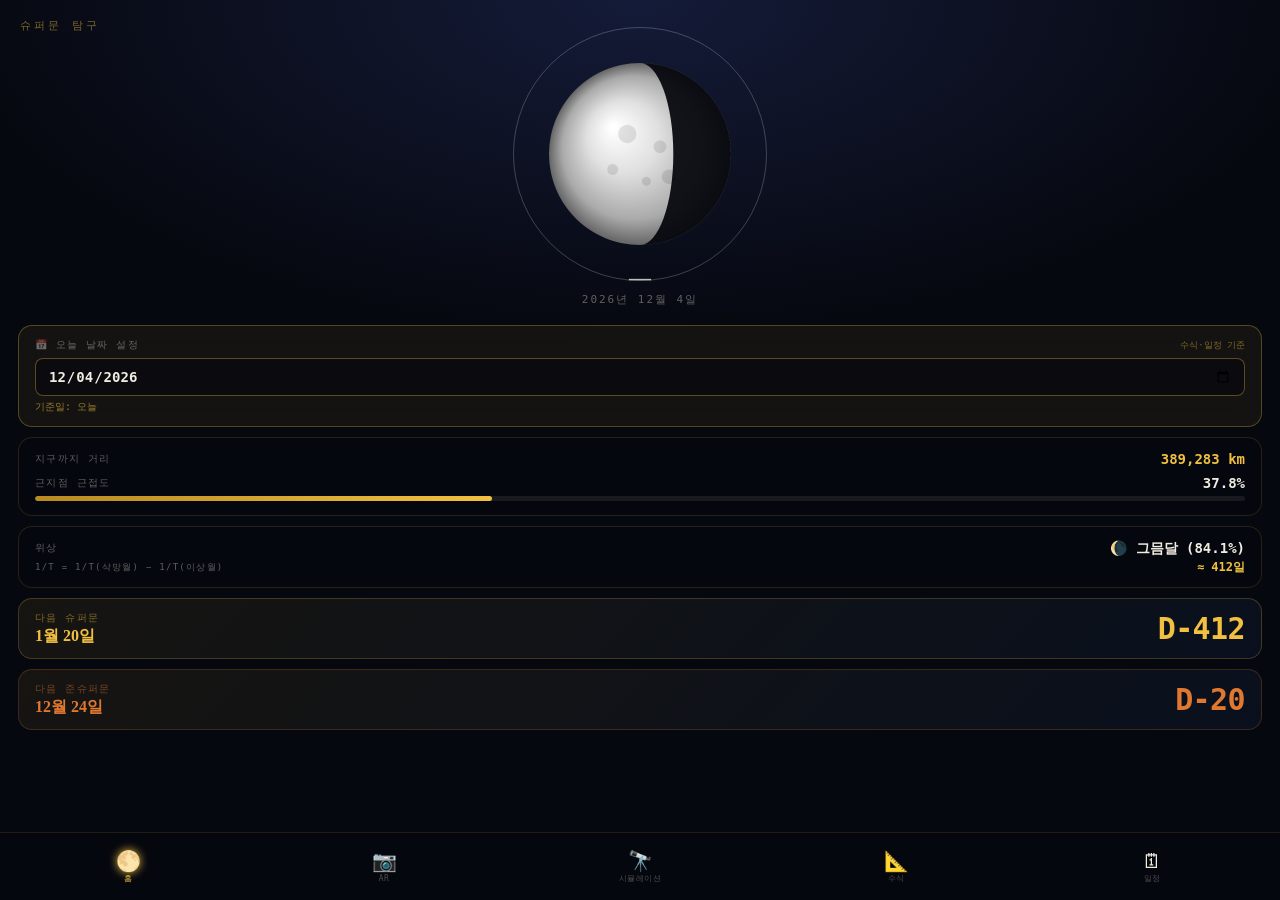
<file: supermoon_web_ar-6.html>
<!DOCTYPE html>
<html lang="ko">
<head>
<meta charset="UTF-8">
<meta name="viewport" content="width=device-width,initial-scale=1,user-scalable=no,viewport-fit=cover">
<meta name="mobile-web-app-capable" content="yes">
<meta name="apple-mobile-web-app-capable" content="yes">
<meta name="apple-mobile-web-app-status-bar-style" content="black-translucent">
<title>슈퍼문 탐구 🌕</title>
<style>
/* 오프라인 폴백: 시스템 폰트 사용 */
@font-face {
  font-family: 'Noto Serif KR';
  src: local('Noto Serif CJK KR'), local('NotoSerifCJKkr'), local('본명조'), local('Batang'), local('바탕');
}
@font-face {
  font-family: 'JetBrains Mono';
  src: local('JetBrains Mono'), local('Consolas'), local('Monaco'), local('Courier New');
}
*,*::before,*::after{box-sizing:border-box;margin:0;padding:0;-webkit-tap-highlight-color:transparent}
:root{
  --ink:#06080f;--paper:#f0ece0;
  --gold:#f2c040;--gold-dim:#b88a20;
  --orange:#e07830;--blue:#3a7be0;--sun:#fff060;
  --glass:rgba(6,8,15,.78);--glass2:rgba(6,8,15,.55);
  --border:rgba(242,192,64,.14);--r:14px;
  --serif:'Noto Serif KR',serif;--mono:'JetBrains Mono',monospace;
  --tab:68px;--safe:0px;
}
html,body{width:100%;height:100%;overflow:hidden;background:var(--ink);font-family:var(--serif);color:var(--paper)}
button{font-family:var(--serif);cursor:pointer;border:none;background:none;color:inherit}
#app{position:fixed;inset:0;display:flex;flex-direction:column}
.panel{display:none;flex:1;overflow-y:auto;overflow-x:hidden;overscroll-behavior:contain;-webkit-overflow-scrolling:touch}
.panel.active{display:flex;flex-direction:column}
.panel::-webkit-scrollbar{width:3px}
.panel::-webkit-scrollbar-thumb{background:rgba(242,192,64,.22);border-radius:99px}

/* ══ HOME ══ */
#p-home{background:radial-gradient(ellipse 80% 55% at 50% 0%,#141b38 0%,var(--ink) 68%);align-items:center;padding:0 18px calc(var(--tab) + var(--safe) + 14px)}
.home-bar{width:100%;display:flex;justify-content:space-between;align-items:center;padding:20px 2px 0}
.home-eyebrow{font:300 11px/1 var(--mono);letter-spacing:.28em;color:rgba(242,192,64,.5);text-transform:uppercase}
.status-pill{display:flex;align-items:center;gap:5px;padding:4px 10px;border-radius:99px;border:1px solid rgba(242,192,64,.18);background:rgba(6,8,15,.5)}
.dot{width:6px;height:6px;border-radius:50%;background:#4caf50;box-shadow:0 0 5px #4caf50;animation:blink 2.4s infinite}
.dot.off{background:#e57373;box-shadow:0 0 5px #e57373}
@keyframes blink{0%,100%{opacity:1}50%{opacity:.3}}
.dot-label{font:400 10px/1 var(--mono);color:rgba(240,236,224,.5)}
/* 달 완전한 원 고정 */
.orb-wrap{position:relative;margin:28px 0 18px;width:190px;height:190px;flex-shrink:0}
.orb-rings{position:absolute;inset:-32px}
.ring{position:absolute;inset:0;border-radius:50%;border:1px solid rgba(242,192,64,.12);animation:ring-out 3.6s ease-out infinite}
.ring:nth-child(2){animation-delay:1.2s}.ring:nth-child(3){animation-delay:2.4s}
@keyframes ring-out{0%{transform:scale(.85);opacity:.7}100%{transform:scale(1.6);opacity:0}}
.orb{width:190px;height:190px;border-radius:50%;position:relative;overflow:hidden;flex-shrink:0;
  background:radial-gradient(circle at 36% 32%,#fffbe8 0%,#f2c040 38%,#c07818 75%,#6a3808 100%);
  box-shadow:0 0 50px rgba(242,192,64,.38),0 0 100px rgba(242,192,64,.14);
  animation:orb-pulse 5s ease-in-out infinite;transition:all .6s}
@keyframes orb-pulse{0%,100%{transform:scale(1)}50%{transform:scale(1.022)}}
.orb.quasi{box-shadow:0 0 40px rgba(224,120,48,.45),0 0 80px rgba(224,120,48,.15)}
.orb.blood{background:radial-gradient(circle at 36% 32%,#ff8060 0%,#cc2200 45%,#7a0800 80%,#3a0200 100%);
  box-shadow:0 0 50px rgba(204,34,0,.5),0 0 100px rgba(204,34,0,.2)}
.orb.normal{background:radial-gradient(circle at 36% 32%,#fff 0%,#ddd 50%,#999 90%);box-shadow:0 0 16px rgba(200,200,200,.18)}
.orb.other{background:radial-gradient(circle at 36% 32%,#c0c8d8 0%,#667 60%,#2a2e38 100%);box-shadow:none;animation:none}
.crater{position:absolute;border-radius:50%;background:rgba(0,0,0,.13)}
.cr1{width:24px;height:24px;top:38px;left:68px}.cr2{width:15px;height:15px;top:85px;left:40px}
.cr3{width:11px;height:11px;top:116px;left:90px}.cr4{width:19px;height:19px;top:58px;left:116px}
.type-badge{font:700 22px/1 var(--serif);color:var(--gold);text-align:center;text-shadow:0 0 24px rgba(242,192,64,.5);margin-bottom:5px}
.type-badge.quasi{color:var(--orange);text-shadow:0 0 20px rgba(224,120,48,.4)}
.type-badge.blood{color:#ff6644;text-shadow:0 0 20px rgba(255,60,0,.5)}
.type-badge.dim{color:#bbb;text-shadow:none}
.date-sub{font:300 11px/1 var(--mono);letter-spacing:.18em;color:rgba(240,236,224,.38);text-align:center;margin-bottom:20px}
.cards{width:100%;display:flex;flex-direction:column;gap:10px}
.card{background:var(--glass);border:1px solid var(--border);border-radius:var(--r);padding:14px 16px;backdrop-filter:blur(14px)}
.card-row{display:flex;justify-content:space-between;align-items:center}
.lbl{font:400 10px/1 var(--mono);letter-spacing:.14em;color:rgba(240,236,224,.38);text-transform:uppercase}
.val{font:600 14px/1 var(--mono);color:var(--paper)}.val.gold{color:var(--gold)}
.prox-wrap{margin-top:10px}
.prox-track{width:100%;height:5px;background:rgba(240,236,224,.08);border-radius:99px;overflow:hidden;margin-top:6px}
.prox-fill{height:100%;border-radius:99px;background:linear-gradient(90deg,var(--gold-dim),var(--gold));transition:width 1.4s cubic-bezier(.16,1,.3,1)}
.prox-fill.quasi{background:linear-gradient(90deg,#a04c10,var(--orange))}
.next-banner{width:100%;background:linear-gradient(135deg,rgba(242,192,64,.07),rgba(58,123,224,.07));
  border:1px solid rgba(242,192,64,.22);border-radius:var(--r);padding:14px 16px;
  display:flex;justify-content:space-between;align-items:center;cursor:pointer;transition:background .2s}
.next-banner:active{background:rgba(242,192,64,.13)}
.nb-lbl{font:400 10px/1 var(--mono);letter-spacing:.14em;color:rgba(242,192,64,.5);text-transform:uppercase;margin-bottom:5px}
.nb-date{font:700 16px/1 var(--serif);color:var(--gold)}
.nb-dday{font:600 30px/1 var(--mono);color:var(--gold);letter-spacing:-.02em}

/* ══ AR ══ */
#p-ar{background:#000;position:relative;overflow:hidden}
#camVid{position:absolute;inset:0;width:100%;height:100%;object-fit:cover;display:block}
/* 하늘 캔버스 (카메라 위 오버레이) */
#arCanvas{position:absolute;inset:0;width:100%;height:100%;pointer-events:none}
/* 상단 바 */
.ar-topbar{position:absolute;top:0;left:0;right:0;display:flex;justify-content:space-between;
  align-items:flex-start;padding:16px 14px;z-index:10}
.ar-badge{background:rgba(6,8,20,.72);border:1px solid rgba(242,192,64,.4);border-radius:99px;
  padding:7px 16px;font:700 13px/1 var(--serif);color:var(--gold);backdrop-filter:blur(12px)}
.ar-compass-ring{width:52px;height:52px;background:rgba(6,8,20,.72);border:1px solid rgba(240,236,224,.2);
  border-radius:50%;display:flex;align-items:center;justify-content:center;backdrop-filter:blur(12px);
  position:relative;flex-shrink:0}
.ar-compass-needle{width:4px;height:22px;position:absolute;top:50%;left:50%;
  transform-origin:50% 100%;border-radius:2px 2px 0 0;
  background:linear-gradient(180deg,#f55 0%,#f55 50%,#aaa 50%,#aaa 100%)}
/* 방위 눈금 오버레이 */
.ar-horizon{position:absolute;left:0;right:0;pointer-events:none;z-index:5}
.ar-azlabel{position:absolute;font:600 11px/1 var(--mono);color:rgba(255,255,255,.55);
  transform:translateX(-50%);white-space:nowrap}
/* 달 마커 (하늘 위치) */
.ar-moon-marker{position:absolute;pointer-events:none;z-index:8;transform:translate(-50%,-50%)}
.ar-moon-canvas{border-radius:50%;display:block}
.ar-moon-label{text-align:center;margin-top:4px;font:600 11px/1 var(--mono);color:rgba(255,255,255,.8);
  text-shadow:0 1px 4px rgba(0,0,0,.8)}
/* 달이 지평선 아래 안내 */
.ar-below-horizon{position:absolute;top:50%;left:50%;transform:translate(-50%,-50%);
  background:rgba(6,8,20,.85);border:1px solid rgba(242,192,64,.3);border-radius:var(--r);
  padding:20px 24px;text-align:center;backdrop-filter:blur(16px);z-index:10;display:none}
.ar-below-horizon .ar-bh-icon{font-size:36px;margin-bottom:8px}
.ar-below-horizon .ar-bh-title{font:700 14px/1 var(--serif);color:var(--gold);margin-bottom:6px}
.ar-below-horizon .ar-bh-sub{font:400 11px/1.6 var(--mono);color:rgba(240,236,224,.5)}
/* 하단 정보 패널 */
.ar-infopanel{position:absolute;bottom:calc(var(--tab) + var(--safe) + 10px);left:10px;right:10px;
  background:rgba(6,8,20,.82);border:1px solid rgba(242,192,64,.2);border-radius:var(--r);
  padding:12px 14px;backdrop-filter:blur(18px);z-index:10}
.ar-grid{display:grid;grid-template-columns:repeat(4,1fr);gap:8px;margin-bottom:10px}
.ar-item .lbl{display:block;margin-bottom:3px}.ar-item .val{font-size:12px}
.ar-prox-row{display:flex;justify-content:space-between;margin-bottom:4px}
.ar-prox-track{height:6px;background:rgba(240,236,224,.08);border-radius:99px;position:relative;overflow:visible}
.ar-prox-fill{height:100%;border-radius:99px;transition:width .8s}
.ar-marker{position:absolute;top:-3px;width:2px;height:12px;border-radius:1px}
.ar-prox-labels{display:flex;justify-content:space-between;margin-top:2px;
  font:400 8px/1 var(--mono);color:rgba(240,236,224,.28)}
/* GPS 상태 */
.ar-gps-status{position:absolute;top:72px;left:14px;font:400 10px/1 var(--mono);
  color:rgba(240,236,224,.4);z-index:10;background:rgba(6,8,20,.5);padding:4px 8px;border-radius:6px}
/* 카메라 없을 때 */
.no-cam{position:absolute;inset:0;display:flex;flex-direction:column;align-items:center;
  justify-content:center;gap:16px;padding:36px;background:var(--ink)}
.no-cam p{text-align:center;color:rgba(240,236,224,.55);font-size:13px;line-height:1.85}
.cam-btn{background:var(--gold);color:var(--ink);border-radius:var(--r);
  padding:13px 28px;font:700 14px/1 var(--serif)}

/* ══ SIMULATION ══ */
#p-sim{background:radial-gradient(ellipse 90% 70% at 50% 30%,#0b1326 0%,#050709 100%);
  align-items:center;padding:0 14px calc(var(--tab) + var(--safe) + 14px)}
.sim-hdr{width:100%;display:flex;justify-content:space-between;align-items:center;padding:18px 2px 10px}
.sim-title{font:700 15px/1 var(--serif)}
.sim-datebadge{font:400 11px/1 var(--mono);color:var(--gold);
  background:rgba(242,192,64,.10);border:1px solid rgba(242,192,64,.22);border-radius:6px;padding:4px 10px}
#simCanvas{display:block;width:100%;max-width:380px;height:310px;border-radius:var(--r);
  border:1px solid rgba(242,192,64,.10);margin:0 auto}
.sim-chips{display:grid;grid-template-columns:repeat(4,1fr);gap:7px;width:100%;margin-top:10px}
.chip{background:var(--glass);border:1px solid var(--border);border-radius:10px;padding:9px 6px;text-align:center}
.chip .lbl{display:block;margin-bottom:3px}.chip .val{font:600 11px/1 var(--mono);color:var(--paper)}
.sim-btns{display:flex;gap:8px;width:100%;margin-top:8px}
.sim-btn{flex:1;padding:12px 0;border-radius:var(--r);font:600 12px/1 var(--serif);
  background:rgba(242,192,64,.08);border:1px solid rgba(242,192,64,.2);color:var(--gold);transition:background .15s}
.sim-btn:active{background:rgba(242,192,64,.2)}.sim-btn.primary{background:var(--gold);color:var(--ink);border-color:var(--gold)}
/* 날짜 큰 표시 */
.sim-date-big{width:100%;background:var(--glass);border:1px solid rgba(242,192,64,.22);
  border-radius:var(--r);padding:12px 16px;display:flex;justify-content:space-between;align-items:center;margin-bottom:8px}
.sim-date-main{font:700 20px/1 var(--serif);color:var(--gold);letter-spacing:.02em}
.sim-date-dow{font:400 11px/1 var(--mono);color:rgba(242,192,64,.55);margin-top:4px;letter-spacing:.1em}
.sim-date-right{text-align:right}
.sim-dday-label{font:400 9px/1 var(--mono);color:rgba(240,236,224,.35);text-transform:uppercase;letter-spacing:.12em;margin-bottom:3px}
.sim-dday-val{font:600 18px/1 var(--mono);color:var(--gold)}
/* 하루씩 이동 버튼 */
.day-row{display:flex;gap:6px;width:100%;margin-top:6px}
.day-btn{flex:1;padding:10px 0;border-radius:var(--r);font:600 13px/1 var(--mono);
  background:rgba(240,236,224,.06);border:1px solid rgba(240,236,224,.14);color:rgba(240,236,224,.7);transition:background .15s}
.day-btn:active{background:rgba(240,236,224,.14)}
.day-btn.big{flex:2;background:rgba(242,192,64,.08);border-color:rgba(242,192,64,.22);color:var(--gold)}
/* 수식으로 바로가기 버튼 */
.formula-link-btn{width:100%;margin-top:8px;padding:12px 0;
  background:linear-gradient(135deg,rgba(58,123,224,.15),rgba(58,123,224,.08));
  border:1px solid rgba(58,123,224,.35);border-radius:var(--r);
  font:600 13px/1 var(--serif);color:var(--blue);
  display:flex;align-items:center;justify-content:center;gap:8px;
  cursor:pointer;transition:background .2s}
.formula-link-btn:active{background:rgba(58,123,224,.25)}
.speed-row{display:flex;align-items:center;gap:10px;width:100%;margin-top:8px}
.speed-lbl{font:400 11px/1 var(--mono);color:rgba(240,236,224,.4);min-width:58px}
input[type=range]{flex:1;-webkit-appearance:none;appearance:none;height:4px;background:rgba(242,192,64,.16);border-radius:99px}
input[type=range]::-webkit-slider-thumb{-webkit-appearance:none;width:16px;height:16px;border-radius:50%;background:var(--gold);cursor:pointer}
.sim-legend{display:flex;gap:10px;flex-wrap:wrap;margin-top:8px;width:100%}
.leg-item{display:flex;align-items:center;gap:5px;font:400 11px/1 var(--mono);color:rgba(240,236,224,.42)}
.leg-dot{width:9px;height:9px;border-radius:50%;flex-shrink:0}

/* ══ FORMULA ══ */
#p-formula{background:linear-gradient(160deg,#0b1120 0%,var(--ink) 100%);
  padding:0 16px calc(var(--tab) + var(--safe) + 14px)}
.form-hdr{padding:20px 0 14px;font:700 15px/1 var(--serif)}
.step-dots{display:flex;gap:6px;padding-bottom:14px}
.sdot{width:30px;height:4px;border-radius:99px;background:rgba(242,192,64,.14);transition:background .3s}
.sdot.on{background:var(--gold)}
.step-card{display:none;background:var(--glass);border:1px solid var(--border);border-radius:var(--r);
  padding:20px;flex-direction:column;gap:12px}
.step-card.show{display:flex}
.step-title{font:700 16px/1.4 var(--serif);color:var(--gold)}
.step-body{font:400 13px/1.9 var(--serif);color:rgba(240,236,224,.82)}
.fbox{background:rgba(242,192,64,.06);border:1px solid rgba(242,192,64,.2);border-radius:9px;
  padding:13px;font:400 12px/2.1 var(--mono);color:var(--gold);white-space:pre-wrap}
.step-nav{display:flex;gap:8px;margin-top:10px}
.snav{flex:1;padding:13px 0;border-radius:10px;font:700 14px/1 var(--serif);
  background:rgba(242,192,64,.08);border:1px solid rgba(242,192,64,.2);color:var(--gold);transition:background .15s}
.snav:disabled{opacity:.3;pointer-events:none}.snav:active{background:rgba(242,192,64,.18)}
.snav.next{background:var(--gold);color:var(--ink);border-color:var(--gold)}
.calc-sec{margin-top:14px;background:var(--glass);border:1px solid rgba(58,123,224,.22);border-radius:var(--r);padding:18px}
.calc-title{font:700 14px/1 var(--serif);color:var(--blue);margin-bottom:12px}
.calc-row{display:flex;align-items:center;gap:10px;margin-bottom:9px}
.calc-lbl{font:400 10px/1 var(--mono);color:rgba(240,236,224,.4);min-width:72px}
.calc-in{flex:1;background:rgba(255,255,255,.05);border:1px solid rgba(242,192,64,.25);border-radius:8px;
  padding:9px 12px;color:var(--paper);font:400 13px/1 var(--mono);outline:none}
.calc-in:focus{border-color:var(--gold)}
.calc-btn{width:100%;padding:13px;background:var(--blue);border:none;border-radius:10px;
  color:#fff;font:700 14px/1 var(--serif);cursor:pointer;margin-top:4px}
.calc-result{margin-top:12px;font:400 11px/2.2 var(--mono);color:var(--gold);
  background:rgba(242,192,64,.05);border-radius:8px;padding:12px;white-space:pre-line;min-height:44px}

/* ══ SCHEDULE ══ */
/* p-sched: flex-column 컨테이너, 넘침 없음 */
#p-sched{background:var(--ink);overflow:hidden;padding:0}
#p-sched.active{display:flex;flex-direction:column}

/* ── 스크롤1: sched-top (헤더+범례+기준일+카테고리) ── */
.sched-top{
  overflow-y:auto;overflow-x:hidden;
  -webkit-overflow-scrolling:touch;overscroll-behavior:contain;
  flex:0 0 auto;max-height:55%;
  background:var(--ink);
  border-bottom:2px solid rgba(242,192,64,.14);
}
.sched-top::-webkit-scrollbar{width:2px}
.sched-top::-webkit-scrollbar-thumb{background:rgba(242,192,64,.18);border-radius:99px}
.sched-hdr{padding:14px 16px 10px;display:flex;justify-content:space-between;align-items:center;
  border-bottom:1px solid rgba(242,192,64,.08)}
.sched-title{font:700 15px/1 var(--serif)}
.sched-legend{margin:8px 12px 0;background:var(--glass);border:1px solid var(--border);border-radius:var(--r);padding:12px 14px}
.sleg-title{font:600 10px/1 var(--mono);letter-spacing:.14em;color:rgba(240,236,224,.4);text-transform:uppercase;margin-bottom:8px}
.prox-gauge{margin-bottom:6px}
.pg-track{height:8px;border-radius:99px;position:relative;overflow:visible;
  background:linear-gradient(90deg,rgba(60,70,100,.4) 0%,rgba(60,70,100,.4) 85%,rgba(224,120,48,.7) 86%,rgba(224,120,48,.7) 89.9%,rgba(242,192,64,.9) 90%,rgba(242,192,64,1) 100%)}
.pg-marker{position:absolute;top:-3px;width:2px;height:14px;border-radius:1px}
.pg-zones{position:relative;height:20px;margin-top:2px}
.pg-zone-lbl{position:absolute;top:2px;font:400 8px/1 var(--mono);letter-spacing:.06em}
.pg-axis{display:flex;justify-content:space-between;font:400 9px/1 var(--mono);color:rgba(240,236,224,.28);margin-top:2px}
.leg-rows{display:flex;flex-direction:column;gap:7px;margin-top:7px}
.leg-row{display:flex;align-items:flex-start;gap:8px}
.leg-icon{font-size:16px;flex-shrink:0;line-height:1;margin-top:1px}
.leg-text .leg-name{font:700 12px/1 var(--serif);margin-bottom:2px}
.leg-text .leg-name.gold{color:var(--gold)}.leg-text .leg-name.orange{color:var(--orange)}
.leg-text .leg-name.red{color:#ff6644}.leg-text .leg-name.blue{color:#60b0ff}
.leg-text .leg-desc{font:400 10px/1.6 var(--mono);color:rgba(240,236,224,.42)}
/* 기준일 바 */
.sched-today-bar{
  display:flex;align-items:center;justify-content:space-between;
  padding:8px 14px;
  background:rgba(242,192,64,.07);
  border-top:1px solid rgba(242,192,64,.15);
  border-bottom:1px solid rgba(242,192,64,.15);
}
.sched-today-lbl{font:600 10px/1 var(--mono);color:rgba(242,192,64,.6);letter-spacing:.12em;text-transform:uppercase}
.sched-today-val{font:700 13px/1 var(--mono);color:var(--gold)}
/* 카테고리 필터 */
.sched-filters{
  display:flex;gap:8px;padding:10px 14px;
  overflow-x:auto;scrollbar-width:none;
  background:rgba(6,8,20,.97);
}
.sched-filters::-webkit-scrollbar{display:none}
.fc{white-space:nowrap;padding:11px 20px;border-radius:99px;
  font:700 14px/1 var(--serif);border:2px solid rgba(255,255,255,.22);
  color:rgba(255,255,255,.88);background:rgba(255,255,255,.1);
  cursor:pointer;transition:all .18s;display:flex;align-items:center;gap:6px;flex-shrink:0}
.fc:active{transform:scale(.94)}
.fc .fc-icon{font-size:18px;line-height:1;flex-shrink:0}
.fc.on{background:var(--gold);color:var(--ink);border-color:var(--gold);font-weight:700;box-shadow:0 0 16px rgba(242,192,64,.45)}
.fc.on-blood{background:#dd2200;color:#fff;border-color:#ff4422;box-shadow:0 0 16px rgba(220,34,0,.45)}
.fc.on-blue{background:#3a7be0;color:#fff;border-color:#60a0ff;box-shadow:0 0 16px rgba(58,123,224,.45)}

/* ── 스크롤2: sched-list (나머지 공간, 독립 스크롤) ── */
.sched-list{
  flex:1;min-height:0;
  overflow-y:auto;overflow-x:hidden;
  -webkit-overflow-scrolling:touch;overscroll-behavior:contain;
  padding:8px 12px calc(var(--tab) + var(--safe) + 16px);
  display:block;width:100%;
}
.sched-list::-webkit-scrollbar{width:3px}
.sched-list::-webkit-scrollbar-thumb{background:rgba(242,192,64,.2);border-radius:99px}
.sched-list > .si{display:block;width:100%;margin-bottom:8px;box-sizing:border-box}
.sched-list > div{display:block;width:100%;margin-bottom:8px}
.si{width:100%;background:var(--glass);border:1px solid rgba(242,192,64,.10);border-radius:var(--r);overflow:hidden}
.si.super{border-color:rgba(242,192,64,.3)}.si.quasi{border-color:rgba(224,120,48,.25)}
.si.blood{border-color:rgba(204,34,0,.4);background:rgba(204,34,0,.05)}
.si.penumbral{border-color:rgba(96,176,255,.25);background:rgba(58,123,224,.04)}
.si.today{border-color:var(--gold);background:rgba(242,192,64,.07)}
.si-inner{display:flex;align-items:stretch}
.si-bar{width:4px;flex-shrink:0}
.si.super .si-bar{background:linear-gradient(180deg,var(--gold),var(--gold-dim))}
.si.quasi .si-bar{background:linear-gradient(180deg,var(--orange),#a04c10)}
.si.blood .si-bar{background:linear-gradient(180deg,#ff6644,#880000)}
.si.penumbral .si-bar{background:linear-gradient(180deg,#60b0ff,#2255aa)}
.si.today .si-bar{background:#fff}
.si-body{flex:1;padding:12px 14px}
.si-top{display:flex;justify-content:space-between;align-items:flex-start}
.si-date{font:700 14px/1 var(--serif)}
.si-dday{font:600 16px/1 var(--mono)}.si-dday.fut{color:var(--gold)}.si-dday.past{color:rgba(240,236,224,.28)}.si-dday.now{color:#fff}
.si-meta{display:flex;gap:8px;align-items:center;margin-top:5px;flex-wrap:wrap}
.si-type{font:700 10px/1 var(--mono);padding:3px 8px;border-radius:99px}
.si-type.super{background:rgba(242,192,64,.15);color:var(--gold)}
.si-type.quasi{background:rgba(224,120,48,.15);color:var(--orange)}
.si-type.blood{background:rgba(204,34,0,.2);color:#ff7755}
.si-type.penumbral{background:rgba(58,123,224,.2);color:#60b0ff}
.si-dist{font:400 10px/1 var(--mono);color:rgba(240,236,224,.32)}
.si-prox-wrap{display:flex;align-items:center;gap:6px;margin-top:7px}
.si-prox-track{flex:1;height:4px;background:rgba(240,236,224,.08);border-radius:99px;overflow:hidden;position:relative}
.si-prox-fill{height:100%;border-radius:99px}
.si.super .si-prox-fill{background:linear-gradient(90deg,var(--gold-dim),var(--gold))}
.si.quasi .si-prox-fill{background:linear-gradient(90deg,#a04c10,var(--orange))}
.si.blood .si-prox-fill{background:linear-gradient(90deg,#880000,#ff4422)}
.si.penumbral .si-prox-fill{background:linear-gradient(90deg,#2255aa,#60b0ff)}
.si-prox-track::after{content:'';position:absolute;left:90%;top:-1px;width:1.5px;height:calc(100%+2px);
  background:rgba(242,192,64,.55);border-radius:1px}
.si-prox-track::before{content:'';position:absolute;left:86%;top:-1px;width:1.5px;height:calc(100%+2px);
  background:rgba(224,120,48,.5);border-radius:1px}
.si-prox-pct{font:400 10px/1 var(--mono);color:rgba(240,236,224,.38);white-space:nowrap;min-width:38px;text-align:right}


/* ══ TAB ══ */
.tabbar{position:fixed;bottom:0;left:0;right:0;height:calc(var(--tab) + var(--safe));
  background:rgba(6,8,15,.95);border-top:1px solid rgba(242,192,64,.12);
  backdrop-filter:blur(22px);display:flex;align-items:flex-start;z-index:200}
.tb{flex:1;height:var(--tab);display:flex;flex-direction:column;align-items:center;
  justify-content:center;gap:4px;cursor:pointer;border:none;background:none;transition:opacity .15s}
.tb-icon{font-size:20px;line-height:1;transition:filter .2s}
.tb-label{font:400 8px/1 var(--mono);letter-spacing:.05em;color:rgba(240,236,224,.3);text-transform:uppercase;transition:color .2s}
.tb.active .tb-label{color:var(--gold)}.tb.active .tb-icon{filter:drop-shadow(0 0 5px var(--gold))}
.hidden{display:none!important}
</style>
</head>
<body>
<div id="app">


<div id="p-home" class="panel active">
  <div class="home-bar">
    <span class="home-eyebrow">슈퍼문 탐구</span>
  </div>
  <div class="orb-wrap">
    <div class="orb-rings"><div class="ring"></div><div class="ring"></div><div class="ring"></div></div>
    <canvas id="moonCanvas" width="380" height="380"
      style="width:190px;height:190px;border-radius:50%;display:block;animation:orb-pulse 5s ease-in-out infinite"></canvas>
  </div>
  <div class="type-badge" id="typeBadge"></div>
  <div class="date-sub" id="dateSub"></div>
  <div class="cards">
    
    <div class="card" style="border-color:rgba(242,192,64,.3);background:rgba(242,192,64,.06)">
      <div class="card-row" style="margin-bottom:8px">
        <span class="lbl">📅 오늘 날짜 설정</span>
        <span style="font:400 9px/1 var(--mono);color:rgba(242,192,64,.5)">수식·일정 기준</span>
      </div>
      <div style="display:flex;gap:8px;align-items:center">
        <input type="date" id="userTodayInput"
          style="flex:1;background:rgba(6,8,15,.6);border:1px solid rgba(242,192,64,.35);border-radius:8px;
                 padding:9px 12px;color:var(--paper);font:600 14px/1 var(--mono);outline:none"
          >
      </div>
      <div id="userTodayLabel" style="font:400 10px/1 var(--mono);color:rgba(242,192,64,.6);margin-top:6px">
        기준일: 오늘
      </div>
    </div>
    <div class="card">
      <div class="card-row"><span class="lbl">지구까지 거리</span><span class="val gold" id="distVal">—</span></div>
      <div class="prox-wrap">
        <div class="card-row"><span class="lbl">근지점 근접도</span><span class="val" id="proxVal">—</span></div>
        <div class="prox-track"><div class="prox-fill" id="proxFill" style="width:0"></div></div>
      </div>
    </div>
    <div class="card">
      <div class="card-row"><span class="lbl">위상</span><span class="val" id="phaseVal">—</span></div>
      <div class="card-row" style="margin-top:6px">
        <span class="lbl" style="font-size:9px">1/T = 1/T(삭망월) − 1/T(이상월)</span>
        <span class="val gold" style="font-size:12px" id="periodVal">≈ 412일</span>
      </div>
    </div>
    <div class="next-banner" onclick="switchTab('sched')">
      <div><div class="nb-lbl">다음 슈퍼문</div><div class="nb-date" id="nextDate">—</div></div>
      <div class="nb-dday" id="nextDday">D-?</div>
    </div>
    <div class="next-banner" style="border-color:rgba(224,120,48,.22)" onclick="switchTab('sched')">
      <div><div class="nb-lbl" style="color:rgba(224,120,48,.5)">다음 준슈퍼문</div><div class="nb-date" id="nextQDate" style="color:var(--orange)">—</div></div>
      <div class="nb-dday" id="nextQDday" style="color:var(--orange)">D-?</div>
    </div>
  </div>
</div>


<div id="p-ar" class="panel">
  <!-- 카메라 배경 -->
  <video id="camVid" autoplay playsinline muted></video>
  <!-- 별자리/달 오버레이 캔버스 -->
  <canvas id="arCanvas"></canvas>

  <!-- 상단 바 -->
  <div class="ar-topbar">
    <div class="ar-badge" id="arBadge">🌕 —</div>
    <div class="ar-compass-ring" id="arCompassRing">
      <div class="ar-compass-needle" id="arNeedle"></div>
    </div>
  </div>

  <!-- GPS 상태 -->
  <div class="ar-gps-status" id="arGpsStatus">📡 GPS 대기 중…</div>

  <!-- 달이 지평선 아래일 때 -->
  <div class="ar-below-horizon" id="arBelowHorizon">
    <div class="ar-bh-icon">🌙</div>
    <div class="ar-bh-title">달이 지평선 아래에 있습니다</div>
    <div class="ar-bh-sub" id="arBelowSub">방위각 —° · 고도 —°</div>
  </div>

  <!-- 하단 정보 패널 -->
  <div class="ar-infopanel">
    <div class="ar-grid">
      <div class="ar-item">
        <span class="lbl" style="font:400 8px/1 var(--mono);color:rgba(240,236,224,.4);letter-spacing:.08em">방위각</span>
        <span class="val" id="arAzimuth" style="font:600 13px/1 var(--mono);color:var(--paper)">—°</span>
      </div>
      <div class="ar-item">
        <span class="lbl" style="font:400 8px/1 var(--mono);color:rgba(240,236,224,.4);letter-spacing:.08em">고도</span>
        <span class="val" id="arAltitude" style="font:600 13px/1 var(--mono);color:var(--paper)">—°</span>
      </div>
      <div class="ar-item">
        <span class="lbl" style="font:400 8px/1 var(--mono);color:rgba(240,236,224,.4);letter-spacing:.08em">거리</span>
        <span class="val" id="arDist" style="font:600 12px/1 var(--mono);color:var(--paper)">—</span>
      </div>
      <div class="ar-item">
        <span class="lbl" style="font:400 8px/1 var(--mono);color:rgba(240,236,224,.4);letter-spacing:.08em">근접도</span>
        <span class="val" id="arProxVal" style="font:600 13px/1 var(--mono);color:var(--gold)">—%</span>
      </div>
    </div>
    <div class="ar-prox-row">
      <span style="font:400 8px/1 var(--mono);color:rgba(240,236,224,.35)">근지점 근접도</span>
      <span id="arType" style="font:600 9px/1 var(--mono);color:var(--gold)">—</span>
    </div>
    <div class="ar-prox-track">
      <div class="ar-prox-fill" id="arProxBar" style="width:0%;background:linear-gradient(90deg,var(--gold-dim),var(--gold))"></div>
      <div class="ar-marker" style="left:90%;background:var(--gold)"></div>
      <div class="ar-marker" style="left:86%;background:var(--orange)"></div>
    </div>
    <div class="ar-prox-labels"><span>0%</span><span>86%</span><span>90%</span><span>100%</span></div>
  </div>

  <!-- 카메라 권한 없을 때 -->
  <div class="no-cam" id="noCam">
    <div style="font-size:52px">📷</div>
    <p>카메라와 위치 권한이 필요합니다.<br>달의 실제 하늘 위치를 AR로 보여드립니다.</p>
    <button class="cam-btn" onclick="startAR()">카메라 시작</button>
    <p style="font-size:11px;margin-top:-6px">HTTPS 또는 localhost 환경 필요</p>
  </div>
</div>

<div id="p-sim" class="panel">
  <div class="sim-hdr"><span class="sim-title">🔭 궤도 시뮬레이션</span></div>

  
  <div class="sim-date-big">
    <div>
      <div class="sim-date-main" id="simDateMain">—</div>
      <div class="sim-date-dow" id="simDateDow">—</div>
    </div>
    <div class="sim-date-right">
      <div class="sim-dday-label">다음 슈퍼문</div>
      <div class="sim-dday-val" id="simDday">D-?</div>
    </div>
  </div>

  <canvas id="simCanvas" width="760" height="560"></canvas>

  <div class="sim-chips">
    <div class="chip"><span class="lbl">거리</span><span class="val" id="scDist">—</span></div>
    <div class="chip"><span class="lbl">근접도</span><span class="val" id="scProx">—</span></div>
    <div class="chip"><span class="lbl">위상</span><span class="val" id="scPhase">—</span></div>
    <div class="chip"><span class="lbl">상태</span><span class="val" id="scType">—</span></div>
  </div>

  
  <div class="day-row">
    <button class="day-btn" onclick="simAddDays(-7)">◀◀ 7일</button>
    <button class="day-btn" onclick="simAddDays(-1)">◀ 1일</button>
    <button class="day-btn big" id="btnPP" onclick="simPP()">⏸ 일시정지</button>
    <button class="day-btn" onclick="simAddDays(1)">1일 ▶</button>
    <button class="day-btn" onclick="simAddDays(7)">7일 ▶▶</button>
  </div>

  <div class="sim-btns">
    <button class="sim-btn primary" onclick="simJump()">⏭ 슈퍼문</button>
    <button class="sim-btn" onclick="simReset()">↺ 오늘</button>
  </div>

  <div class="speed-row">
    <span class="speed-lbl" id="spdLbl">×1 배속</span>
    <input type="range" id="spdSlider" min="1" max="10" value="1" step="1"
      oninput="simSpd=+this.value;document.getElementById('spdLbl').textContent='×'+this.value+' 배속'">
  </div>

  
  <button class="formula-link-btn" onclick="switchTab('formula')">
    📐 이 계산이 어떻게 되나요? → 수식 설명 보기
  </button>

  <div class="sim-legend">
    <div class="leg-item"><div class="leg-dot" style="background:#fff870;box-shadow:0 0 5px #fff070"></div>태양</div>
    <div class="leg-item"><div class="leg-dot" style="background:#4a8cff"></div>지구</div>
    <div class="leg-item"><div class="leg-dot" style="background:var(--gold)"></div>슈퍼문</div>
    <div class="leg-item"><div class="leg-dot" style="background:var(--orange)"></div>준슈퍼문</div>
    <div class="leg-item"><div class="leg-dot" style="background:#aaa"></div>보름달</div>
    <div class="leg-item"><div class="leg-dot" style="background:rgba(242,192,64,.3);border:1px dashed rgba(242,192,64,.5)"></div>슈퍼문 기준(90%)</div>
    <div class="leg-item"><div class="leg-dot" style="background:rgba(224,120,48,.3);border:1px dashed rgba(224,120,48,.5)"></div>준슈퍼문 기준(86%)</div>
  </div>
</div>


<div id="p-formula" class="panel">
  <div class="form-hdr">📐 슈퍼문 주기 수식</div>
  <div class="step-dots" id="stepDots"></div>
  <div class="step-card show" data-s="0">
    <div class="step-title">1단계 · 보름달이란?</div>
    <div class="step-body">달이 지구와 태양의 반대편에 위치할 때 보름달이 됩니다. 이 주기를 <strong>삭망월</strong>이라 합니다.</div>
    <div class="fbox">T(삭망월) = 29.53058867일</div>
  </div>
  <div class="step-card" data-s="1">
    <div class="step-title">2단계 · 달의 타원 궤도</div>
    <div class="step-body">달은 타원 궤도로 공전합니다. 가장 가까운 점(근지점)까지의 주기를 <strong>이상월(근점월)</strong>이라 합니다.</div>
    <div class="fbox">근지점:  362,600 km
원지점:  405,500 km
T(이상월) = 27.55454989일</div>
  </div>
  <div class="step-card" data-s="2">
    <div class="step-title">3단계 · 슈퍼문 & 준슈퍼문 기준</div>
    <div class="step-body">근지점 근접도 = (원지점−현재거리) ÷ (원지점−근지점) × 100%<br><br>이 값이 <strong>90% 이상이면 슈퍼문</strong>, 뉴스 기준 <strong>86~90%는 준슈퍼문</strong>입니다. 완전한 근지점에서 14% 거리까지를 준슈퍼문으로 봅니다.</div>
    <div class="fbox">슈퍼문:   근접도 ≥ 90%
준슈퍼문: 86% ≤ 근접도 &lt; 90%
           (완전 근지점에서 14% 거리 이내)
준슈퍼문 주기 = 29.5 ÷ 0.14 ≈ 210일</div>
  </div>
  <div class="step-card" data-s="3">
    <div class="step-title">4단계 · 슈퍼문 주기 수식</div>
    <div class="step-body">두 주기(삭망월, 이상월)의 역수 차이로 슈퍼문 주기를 구합니다.</div>
    <div class="fbox">1/T = 1/T(삭망월) − 1/T(이상월)
    = 1/29.53 − 1/27.55
    = 0.033870 − 0.036290

T = 1 ÷ 0.002421 ≈ 411.8일
              ≈ 약 412일 (13.7개월)</div>
  </div>
  <div class="step-card" data-s="4">
    <div class="step-title">5단계 · NASA 데이터 검증</div>
    <div class="step-body">Fred Espenak (NASA 전 천체물리학자) 데이터와 비교합니다.</div>
    <div class="fbox">이론값:    412일
NASA 평균: 약 400일
오차:      ±12일 (약 2~3%)

✅ 수식이 실측 데이터와 잘 일치!

연속 슈퍼문 주기: ≈ 413.5일 (T_SM과 거의 동일)
  → 매년 3~4개월간 연속으로 슈퍼문 발생
  → 그룹 간격: 413~414일 실측
슈퍼 블러드문(사로스): ≈ 54년 주기</div>
  </div>
  <div class="step-card" data-s="5">
    <div class="step-title">6단계 · 특수 슈퍼문 구하는 법</div>
    <div class="step-body">슈퍼문과 월식이 동시에 발생하는 특수 이벤트는 두 주기의 최소공배수(LCM)로 계산합니다.</div>
    <div class="fbox">슈퍼 블러드문 (개기월식+슈퍼문)
━━━━━━━━━━━━━━━━━━━━
사로스 주기    = 6585.32일 (18년 11일)
슈퍼문 주기    = 411.78일
LCM ≈ 6585 × 9 = 59265일 ≈ 54년

슈퍼 반영월식 (반영월식+슈퍼문)
━━━━━━━━━━━━━━━━━━━━
교점월         = 27.2122일
보름달-교점 주기 ≈ 173.3일
슈퍼문과 겹침  ≈ 5~6년 주기

블루문 슈퍼문 (두 번째 보름달+슈퍼문)
━━━━━━━━━━━━━━━━━━━━
블루문 주기    ≈ 32.9개월
슈퍼문 주기    ≈ 13.5개월
우연 겹침      ≈ 2~3년마다</div>
  </div>
  <div class="step-nav">
    <button class="snav" id="sPrev" onclick="goStep(-1)" disabled>← 이전</button>
    <button class="snav next" id="sNext" onclick="goStep(1)">다음 →</button>
  </div>
  <div class="calc-sec" id="calcSec">
    <div style="display:flex;gap:6px;margin-bottom:12px;flex-wrap:wrap">
      <button class="fc on" id="ct-super" onclick="setCalcType(this,'super')">🌕 슈퍼문</button>
      <button class="fc" id="ct-quasi" onclick="setCalcType(this,'quasi')">🌔 준슈퍼문</button>
      <button class="fc" id="ct-blood" onclick="setCalcType(this,'blood')" style="border-color:rgba(204,34,0,.4);color:#ff7755">🩸 블러드문</button>
      <button class="fc" id="ct-penumbral" onclick="setCalcType(this,'penumbral')" style="border-color:rgba(96,176,255,.3);color:#60b0ff">🌕🌑 반영월식</button>
    </div>
    <div class="calc-row">
      <span class="calc-lbl">마지막 이벤트</span>
      <input class="calc-in" id="cLastSM" type="date" style="background:rgba(242,192,64,.06)">
    </div>
    <div class="calc-row">
      <span class="calc-lbl">오늘 날짜</span>
      <input class="calc-in" id="cToday" type="date">
    </div>
    <button class="calc-btn" id="cCalcBtn" onclick="doCalc()">📐 계산하기</button>
    <div class="calc-result" id="cRes">← 종류를 선택하고 계산하세요!</div>
  </div>
</div>


<div id="p-sched" class="panel">

  
  <div class="sched-top">
    <div class="sched-hdr"><span class="sched-title">🗓 슈퍼문 일정</span></div>
    <div class="sched-legend">
      <div class="sleg-title">분류 기준 — 근지점 근접도</div>
      <div class="prox-gauge">
        <div class="pg-track">
          <div class="pg-marker" style="left:86%;background:var(--orange)"></div>
          <div class="pg-marker" style="left:90%;background:var(--gold)"></div>
        </div>
        <div class="pg-zones">
          <span class="pg-zone-lbl" style="left:38%;color:rgba(240,236,224,.3)">보름달</span>
          <span class="pg-zone-lbl" style="left:86.5%;color:var(--orange)">준슈퍼</span>
          <span class="pg-zone-lbl" style="left:90.5%;color:var(--gold)">슈퍼</span>
        </div>
        <div class="pg-axis"><span>0%</span><span>50%</span><span>86%</span><span>90%</span><span>100%</span></div>
      </div>
      <div class="leg-rows">
        <div class="leg-row"><span class="leg-icon">🌕</span><div class="leg-text"><div class="leg-name gold">슈퍼문 (≥90%)</div><div class="leg-desc">근지점 완전 근접. ≤365,950 km. 주기≈412일</div></div></div>
        <div class="leg-row"><span class="leg-icon">🌔</span><div class="leg-text"><div class="leg-name orange">준슈퍼문 (86~90%)</div><div class="leg-desc">근지점 14% 이내. 뉴스 기준. 주기≈210일</div></div></div>
        <div class="leg-row"><span class="leg-icon">🩸</span><div class="leg-text"><div class="leg-name red">슈퍼 블러드문</div><div class="leg-desc">개기월식+슈퍼문. 사로스 주기≈54년</div></div></div>
        <div class="leg-row"><span class="leg-icon">🌕🌑</span><div class="leg-text"><div class="leg-name blue">슈퍼 반영월식</div><div class="leg-desc">반영월식+슈퍼문. ≈5~6년 주기</div></div></div>
      </div>
    </div>
    
    <div class="sched-today-bar">
      <span class="sched-today-lbl">📅 기준일</span>
      <span class="sched-today-val" id="schedTodayVal">—</span>
    </div>
    
    <div class="sched-filters">
      <button class="fc on" data-f="all" onclick="setF(this,'all')"><span class="fc-icon">📋</span>전체</button>
      <button class="fc" data-f="super" onclick="setF(this,'super')"><span class="fc-icon">🌕</span>슈퍼문</button>
      <button class="fc" data-f="quasi" onclick="setF(this,'quasi')"><span class="fc-icon">🌔</span>준슈퍼문</button>
      <button class="fc" data-f="blood" onclick="setF(this,'blood')"><span class="fc-icon">🩸</span>블러드문</button>
      <button class="fc" data-f="penumbral" onclick="setF(this,'penumbral')"><span class="fc-icon">🌕🌑</span>반영월식</button>
      <button class="fc" data-f="special" onclick="setF(this,'special')"><span class="fc-icon">✨</span>특수</button>
      <button class="fc" data-f="future" onclick="setF(this,'future')"><span class="fc-icon">🔮</span>미래</button>
      <button class="fc" data-f="past" onclick="setF(this,'past')"><span class="fc-icon">📜</span>과거</button>
    </div>
  </div>

  
  <div class="sched-list" id="schedList"></div>
</div>


<nav class="tabbar">
  <button class="tb active" data-t="home" onclick="switchTab('home')"><span class="tb-icon">🌕</span><span class="tb-label">홈</span></button>
  <button class="tb" data-t="ar" onclick="switchTab('ar')"><span class="tb-icon">📷</span><span class="tb-label">AR</span></button>
  <button class="tb" data-t="sim" onclick="switchTab('sim')"><span class="tb-icon">🔭</span><span class="tb-label">시뮬레이션</span></button>
  <button class="tb" data-t="formula" onclick="switchTab('formula')"><span class="tb-icon">📐</span><span class="tb-label">수식</span></button>
  <button class="tb" data-t="sched" onclick="switchTab('sched')"><span class="tb-icon">🗓</span><span class="tb-label">일정</span></button>
</nav>
</div>

<script type="text/javascript" charset="utf-8">
// ========================================
// ========================================
// 날짜 파싱 헬퍼 (안드로이드 WebView 호환)
// ========================================
function parseDate(val){
  if(!val) return new Date();
  const p=val.split('-');
  if(p.length===3){
    return new Date(parseInt(p[0]), parseInt(p[1])-1, parseInt(p[2]), 12, 0, 0);
  }
  return new Date();
}

// ========================================
// 오늘 날짜 전역 관리
// ========================================
let userToday = new Date();

function updateSchedTodayBar(){
  const el=document.getElementById('schedTodayVal');
  if(el) el.textContent=userToday.toLocaleDateString('ko-KR',{year:'numeric',month:'long',day:'numeric'});
}

function applyUserToday(){
  const val=document.getElementById('userTodayInput').value;
  if(!val)return;
  userToday=parseDate(val);
  if(isNaN(userToday.getTime())) userToday=new Date();
  const label=userToday.toLocaleDateString('ko-KR',{year:'numeric',month:'long',day:'numeric'});
  document.getElementById('userTodayLabel').textContent='기준일: '+label;
  // 각 함수가 정의된 후에만 호출 (순서 안전)
  if(typeof updateSchedTodayBar==='function') updateSchedTodayBar();
  if(typeof initHome==='function') initHome();
  if(typeof simReset==='function') simReset();
  if(typeof updateAR==='function') updateAR();
  if(typeof buildSched==='function') buildSched();
  if(typeof initFormula==='function') initFormula();
}

// 핵심 계산 (논문 수식)
// ========================================
const SYN=29.53058867, ANO=27.55454989, NOD=27.21222082; // 교점월
const T_SM=(SYN*ANO)/(SYN-ANO);   // ≈411.78일 슈퍼문 주기
const T_CSM=413.5;                 // ≈413.5일 연속 슈퍼문 주기 (실측 413~414일)
const T_QSM=SYN/0.14;             // ≈210.9일 준슈퍼문 주기
// 사로스 주기: 223삭망월 ≈ 6585.32일 ≈ 18년11일8시간
const SAROS=6585.3213;
// 슈퍼 블러드문: 슈퍼문+개기월식 → LCM(T_SM, SAROS) ≈ 54년
// 근사: 슈퍼문이면서 교점월이 0.5±0.03 (개기월식 조건)
const PER=362600, APO=405500; // 달 궤도 평균 근지점/원지점(km)
const J2000=new Date(2000,0,6,18,14,0);
const daysSince=dt=>(dt-J2000)/86400000;
function moonPhase(dt){let p=(daysSince(dt)%SYN)/SYN;return p<0?p+1:p}
function moonDist(dt){let ap=(daysSince(dt)%ANO)/ANO;if(ap<0)ap+=1;return((APO+PER)/2)-((APO-PER)/2)*Math.cos(2*Math.PI*ap)}
function prox(d){return(APO-d)/(APO-PER)}
// 교점 위상 (0=상승교점, 0.5=하강교점 → 월식 가능)
function nodePhase(dt){let n=(daysSince(dt)%NOD)/NOD;return n<0?n+1:n}
// 개기월식 조건: 교점 위상이 0 또는 0.5 근처 (±0.05)
function isLunarEclipse(dt){const n=nodePhase(dt);return n<0.05||n>0.95||(n>0.45&&n<0.55)}
// 반영월식: 교점 위상 ±0.12 범위
function isPenumbralEclipse(dt){const n=nodePhase(dt);return n<0.12||n>0.88||(n>0.38&&n<0.62)}
function classify(ph,d){const pr=prox(d),full=ph>=0.45&&ph<=0.55;if(full&&pr>=0.90)return'super';if(full&&pr>=0.86)return'quasi';if(full)return'normal';return'other'}
function phaseName(p){
  if(p<0.0625||p>0.9375) return '🌑 신월';
  if(p<0.1875) return '🌒 초승달';
  if(p<0.3125) return '🌓 상현달';
  if(p<0.4375) return '🌔 상현망간';
  if(p<0.5625) return '🌕 보름달';
  if(p<0.6875) return '🌖 하현망간';
  if(p<0.8125) return '🌗 하현달';
  return '🌘 그믐달';
}
function typeLabel(t){return{super:'슈퍼문 🌕',quasi:'준 슈퍼문 🌔',blood:'슈퍼 블러드문 🩸',penumbral:'슈퍼 반영월식 🌕🌑',normal:'보름달 🌕',other:'—'}[t]}
// 정밀 보름달: 이진탐색으로 보름달 정확한 순간(ms) 반환
function _findFullMoon(from, maxDays){
  let dt=new Date(from.getTime()+3600000);
  let prevPh=moonPhase(dt);
  for(let i=0;i<maxDays*24;i++){
    dt=new Date(dt.getTime()+3600000);
    const ph=moonPhase(dt);
    if(prevPh<0.5&&ph>=0.5){
      // 이진탐색으로 1분 이하 정밀도
      let lo=new Date(dt.getTime()-3600000), hi=new Date(dt);
      for(let j=0;j<12;j++){
        const mid=new Date((lo.getTime()+hi.getTime())/2);
        if(moonPhase(mid)<0.5) lo=mid; else hi=mid;
      }
      const exact=new Date((lo.getTime()+hi.getTime())/2);
      // 정확한 보름달 순간의 로컬 날짜를 정오로 반환
      return new Date(exact.getFullYear(),exact.getMonth(),exact.getDate(),12,0,0);
    }
    prevPh=ph;
  }
  return new Date(from.getTime()+T_SM*86400000);
}

// 다음 슈퍼문: 보름달 정확한 날 기준으로 prox >= thr
function nextSM(from, thr=0.90){
  let dt=new Date(from);
  for(let i=0;i<25;i++){
    const fm=_findFullMoon(dt, 35);
    if(!fm) break;
    if(prox(moonDist(fm))>=thr) return fm;
    dt=new Date(fm.getTime()+3600000);
  }
  return new Date(from.getTime()+T_SM*86400000);
}

// 다음 준슈퍼문: 슈퍼문 직전/직후 보름달 중 prox 최고값
// 우리 단순모델은 정확히 86~90% 구간 보름달이 없어서, 슈퍼문 전후 가장 높은 비슈퍼 보름달 사용
function nextQSM(from){
  let dt=new Date(from);
  let candidate=null, candProx=0;
  let superSeen=false;
  for(let i=0;i<35;i++){
    const fm=_findFullMoon(dt, 35);
    if(!fm) break;
    const pr=prox(moonDist(fm));
    if(pr>=0.86&&pr<0.90) return fm; // 정확히 구간 안이면 즉시 반환
    if(pr<0.90){
      if(pr>candProx){ candProx=pr; candidate=fm; }
      // 슈퍼문 구간이 끝난 후 prox가 다시 감소하기 시작하면 후보 확정
      if(superSeen && pr<candProx*0.90) return candidate;
    } else {
      superSeen=true;
      candidate=null; candProx=0; // 슈퍼문 이후 새로 카운트
    }
    dt=new Date(fm.getTime()+3600000);
  }
  return candidate;
}
function nextBloodMoon(from){
  let dt=new Date(from);dt.setDate(dt.getDate()+1);
  for(let i=0;i<20000;i++){
    const p=moonPhase(dt),d=moonDist(dt);
    if(p>=0.45&&p<=0.55&&prox(d)>=0.90&&isLunarEclipse(dt))return dt;
    dt=new Date(dt.getTime()+86400000);
  }
  return null;
}
// 다음 슈퍼 반영월식
function nextPenumbral(from){
  let dt=new Date(from);dt.setDate(dt.getDate()+1);
  for(let i=0;i<5000;i++){
    const p=moonPhase(dt),d=moonDist(dt);
    if(p>=0.45&&p<=0.55&&prox(d)>=0.86&&isPenumbralEclipse(dt))return dt;
    dt=new Date(dt.getTime()+86400000);
  }
  return null;
}

// ========================================
// 달 위상 캔버스 (ellipse 기반 정확한 위상)
// phase: 0=신월, 0.25=상현, 0.5=보름, 0.75=하현
// ========================================
function drawMoonPhase(phase, type){
  const cv=document.getElementById('moonCanvas');
  if(!cv)return;
  if(!cv.getContext)return; // WebView canvas 미지원 폴백
  const ctx=cv.getContext('2d');
  if(!ctx)return;
  const W=cv.width,H=cv.height,R=W/2-8;
  const cx=W/2,cy=H/2;
  ctx.clearRect(0,0,W,H);

  // 1. 달 표면 (밝은 면)
  const g=ctx.createRadialGradient(cx-R*.3,cy-R*.3,R*.03,cx,cy,R);
  if(type==='super'){
    g.addColorStop(0,'#fffce0');g.addColorStop(.3,'#f2c040');
    g.addColorStop(.72,'#c07818');g.addColorStop(1,'#6a3808');
  } else if(type==='quasi'){
    g.addColorStop(0,'#ffe8c0');g.addColorStop(.3,'#e07830');
    g.addColorStop(.72,'#804020');g.addColorStop(1,'#3a1808');
  } else if(type==='blood'){
    g.addColorStop(0,'#ffa080');g.addColorStop(.3,'#cc2200');
    g.addColorStop(.72,'#7a0800');g.addColorStop(1,'#3a0000');
  } else {
    g.addColorStop(0,'#ffffff');g.addColorStop(.38,'#e0e0e0');
    g.addColorStop(.78,'#aaaaaa');g.addColorStop(1,'#666');
  }
  ctx.beginPath();ctx.arc(cx,cy,R,0,Math.PI*2);
  ctx.fillStyle=g;ctx.fill();

  // 2. 크레이터
  [[cx-R*.14,cy-R*.22,R*.10],[cx+R*.22,cy-R*.08,R*.07],
   [cx-R*.30,cy+R*.17,R*.06],[cx+R*.07,cy+R*.30,R*.05],
   [cx+R*.32,cy+R*.25,R*.08]].forEach(([x,y,r])=>{
    ctx.beginPath();ctx.arc(x,y,r,0,Math.PI*2);
    ctx.fillStyle='rgba(0,0,0,.10)';ctx.fill();
  });

  // 3. 어두운 면 (위상 마스크)
  // 원리: 달 원을 클리핑 후, 어두운 반원 + 타원으로 위상 표현
  // p=0: 완전 어둠(신월), p=0.5: 완전 밝음(보름)
  // p<0.5: 왼쪽이 어두운 면 (초승→상현→보름)
  // p>0.5: 오른쪽이 어두운 면 (보름→하현→그믐)
  const p=phase;

  ctx.save();
  ctx.beginPath();ctx.arc(cx,cy,R,0,Math.PI*2);ctx.clip();
  ctx.fillStyle='rgba(3,5,11,0.92)';

  if(p<=0.01||p>=0.99){
    // 신월: 전체 어둠
    ctx.beginPath();ctx.arc(cx,cy,R,0,Math.PI*2);ctx.fill();
  } else if(p>=0.49&&p<=0.51){
    // 보름: 아무것도 안 그림
  } else if(p<0.5){
    // 초승→보름: 왼쪽 어두움
    // t=0(신월) → t=1(보름 직전)
    const t=p/0.5; // 0→1
    // 타원의 x반지름: t=0이면 R(볼록), t=0.5이면 0(직선), t=1이면 -R(오목)
    const ex=R*(1-t*2);
    ctx.beginPath();
    ctx.moveTo(cx,cy-R);
    // 왼쪽 반원 (어두운 반쪽)
    ctx.arc(cx,cy,R,-Math.PI/2,Math.PI/2,true);
    // 타원 경계선으로 닫기
    if(Math.abs(ex)<2){
      ctx.lineTo(cx,cy-R); // 직선 (상현달)
    } else {
      ctx.ellipse(cx,cy,Math.abs(ex),R,0,Math.PI/2,-Math.PI/2,ex>0);
    }
    ctx.fill();
  } else {
    // 보름→그믐: 오른쪽 어두움
    const t=(p-0.5)/0.5; // 0→1
    const ex=R*(1-t*2); // t=0: R, t=0.5: 0, t=1: -R
    ctx.beginPath();
    ctx.moveTo(cx,cy-R);
    // 오른쪽 반원 (어두운 반쪽)
    ctx.arc(cx,cy,R,-Math.PI/2,Math.PI/2,false);
    if(Math.abs(ex)<2){
      ctx.lineTo(cx,cy-R);
    } else {
      ctx.ellipse(cx,cy,Math.abs(ex),R,0,Math.PI/2,-Math.PI/2,ex<0);
    }
    ctx.fill();
  }
  ctx.restore();

  // 4. 테두리 + 글로우
  if(type==='super'||type==='quasi'||type==='blood'){
    const gc=type==='blood'?'rgba(200,34,0,.5)':type==='super'?'rgba(242,192,64,.55)':'rgba(224,120,48,.45)';
    ctx.beginPath();ctx.arc(cx,cy,R,0,Math.PI*2);
    ctx.strokeStyle=gc;ctx.lineWidth=6;ctx.stroke();
  }
}
function initHome(){
  const now=userToday;
  const ph=moonPhase(now),dist=moonDist(now),pr2=prox(dist),type=classify(ph,dist);

  // 달 위상 캔버스
  drawMoonPhase(ph, type);

  // 링 색상
  document.querySelectorAll('.ring').forEach(r=>{
    r.style.borderColor=type==='super'?'rgba(242,192,64,.18)':type==='quasi'?'rgba(224,120,48,.18)':type==='blood'?'rgba(200,34,0,.18)':'rgba(255,255,255,.08)';
  });

  const badge=document.getElementById('typeBadge');
  badge.textContent=typeLabel(type);
  badge.className='type-badge '+(type==='quasi'?'quasi':type==='blood'?'blood':type!=='super'?'dim':'');
  document.getElementById('dateSub').textContent=now.toLocaleDateString('ko-KR',{year:'numeric',month:'long',day:'numeric'});
  document.getElementById('distVal').textContent=Math.round(dist).toLocaleString()+' km';
  const pp=(pr2*100).toFixed(1);
  document.getElementById('proxVal').textContent=pp+'%';
  const fill=document.getElementById('proxFill');fill.style.width=pp+'%';
  fill.className='prox-fill'+(type==='quasi'?' quasi':'');
  document.getElementById('phaseVal').textContent=phaseName(ph)+` (${(ph*100).toFixed(1)}%)`;
  document.getElementById('periodVal').textContent=`≈ ${T_SM.toFixed(0)}일`;
  const ns=nextSM(now);
  document.getElementById('nextDate').textContent=ns.toLocaleDateString('ko-KR',{month:'long',day:'numeric'});
  document.getElementById('nextDday').textContent='D-'+Math.ceil((ns-now)/86400000);
  const nq=nextQSM(now);
  document.getElementById('nextQDate').textContent=nq?nq.toLocaleDateString('ko-KR',{month:'long',day:'numeric'}):'—';
  document.getElementById('nextQDday').textContent=nq?'D-'+Math.ceil((nq-now)/86400000):'—';
}

// ========================================
// AR — Star Walk 스타일 (GPS + 방위/기울기 기반 달 위치)
// ========================================
let camStream=null;
let arGpsLat=null, arGpsLon=null;
let arDeviceAz=0;   // 기기 방위각 (북=0, 동=90)
let arDevicePitch=0; // 기기 기울기 (수평=0, 수직=90)
let arAnimId=null;

// ── 달 천구 좌표 계산 (적경/적위 → 방위각/고도) ──
function moonRaDec(dt){
  // 단순화된 달 적경/적위 계산 (±1도 정밀도)
  const T=(dt-new Date(2000,0,1,12,0,0))/86400000/36525; // 율리우스 세기
  const L0=218.316+13.176396*T*36525; // 평균 경도
  const M=134.963+13.064993*T*36525;  // 평균 근점각
  const F=93.272+13.229350*T*36525;   // 교점 위도
  const r2d=180/Math.PI, d2r=Math.PI/180;
  const Lrad=L0*d2r, Mrad=M*d2r, Frad=F*d2r;
  // 황경 보정
  const lon=L0+6.289*Math.sin(Mrad)-1.274*Math.sin(2*Lrad-Mrad)
    +0.658*Math.sin(2*Lrad)-0.214*Math.sin(2*Mrad)-0.186*Math.sin(Mrad);
  const lat=5.128*Math.sin(Frad)+0.280*Math.sin(Mrad+Frad)
    -0.277*Math.sin(Mrad-Frad);
  // 황도 → 적도 변환
  const eps=(23.439-0.000036*T*36525)*d2r;
  const lonRad=lon*d2r, latRad=lat*d2r;
  const x=Math.cos(latRad)*Math.cos(lonRad);
  const y=Math.cos(eps)*Math.cos(latRad)*Math.sin(lonRad)-Math.sin(eps)*Math.sin(latRad);
  const z=Math.sin(eps)*Math.cos(latRad)*Math.sin(lonRad)+Math.cos(eps)*Math.sin(latRad);
  const ra=Math.atan2(y,x)*r2d;
  const dec=Math.asin(z)*r2d;
  return {ra:(ra+360)%360, dec};
}

function moonAltAz(dt, lat, lon){
  const {ra, dec}=moonRaDec(dt);
  const r2d=180/Math.PI, d2r=Math.PI/180;
  // 항성시 계산
  const J=(dt-new Date(2000,0,1,12,0,0))/86400000;
  const GMST=(280.46061837+360.98564736629*J)%360;
  const LST=(GMST+lon+360)%360;
  const H=((LST-ra)+360)%360; // 시각
  const Hrad=H*d2r, decRad=dec*d2r, latRad=lat*d2r;
  const sinAlt=Math.sin(decRad)*Math.sin(latRad)+Math.cos(decRad)*Math.cos(latRad)*Math.cos(Hrad);
  const alt=Math.asin(Math.max(-1,Math.min(1,sinAlt)))*r2d;
  const cosA=(Math.sin(decRad)-Math.sin(alt*d2r)*Math.sin(latRad))/(Math.cos(alt*d2r)*Math.cos(latRad));
  let az=Math.acos(Math.max(-1,Math.min(1,cosA)))*r2d;
  if(Math.sin(Hrad)>0) az=360-az;
  return {alt:Math.round(alt*10)/10, az:Math.round(az*10)/10};
}

// ── GPS 획득 ──
function startAR(){
  const noCam=document.getElementById('noCam');
  // 카메라 시작
  if(navigator.mediaDevices&&navigator.mediaDevices.getUserMedia){
    navigator.mediaDevices.getUserMedia({video:{facingMode:{ideal:'environment'}},audio:false})
      .then(stream=>{
        camStream=stream;
        const v=document.getElementById('camVid');
        v.srcObject=stream; v.play();
        if(noCam) noCam.style.display='none';
      })
      .catch(()=>{ if(noCam) noCam.style.display='none'; }); // 카메라 없어도 계속
  } else {
    if(noCam) noCam.style.display='none';
  }

  // GPS
  if(navigator.geolocation){
    navigator.geolocation.watchPosition(pos=>{
      arGpsLat=pos.coords.latitude;
      arGpsLon=pos.coords.longitude;
      const el=document.getElementById('arGpsStatus');
      if(el) el.textContent='📍 '+arGpsLat.toFixed(4)+'°, '+arGpsLon.toFixed(4)+'°';
    }, ()=>{
      const el=document.getElementById('arGpsStatus');
      if(el) el.textContent='⚠️ 위치 사용 불가';
    }, {enableHighAccuracy:true,maximumAge:10000});
  }

  // 기기 방위/기울기
  if(window.DeviceOrientationEvent){
    // iOS 13+ 권한 요청
    if(typeof DeviceOrientationEvent.requestPermission==='function'){
      DeviceOrientationEvent.requestPermission().then(s=>{
        if(s==='granted') window.addEventListener('deviceorientation',_onOrient,true);
      });
    } else {
      window.addEventListener('deviceorientation',_onOrient,true);
    }
  }

  // 렌더 루프
  if(arAnimId) cancelAnimationFrame(arAnimId);
  arAnimId=requestAnimationFrame(_arLoop);
}

function _onOrient(e){
  // alpha=방위각(북=0), beta=앞뒤 기울기, gamma=좌우
  if(e.webkitCompassHeading!=null){
    arDeviceAz=e.webkitCompassHeading; // iOS
  } else if(e.alpha!=null){
    arDeviceAz=(360-e.alpha)%360; // Android
  }
  if(e.beta!=null) arDevicePitch=e.beta; // 앞뒤 기울기 (수직=90)
}

function _arLoop(){
  _arDraw();
  arAnimId=requestAnimationFrame(_arLoop);
}

function _arDraw(){
  const cv=document.getElementById('arCanvas');
  if(!cv) return;
  const W=cv.offsetWidth, H=cv.offsetHeight;
  if(cv.width!==W||cv.height!==H){cv.width=W;cv.height=H;}
  const ctx=cv.getContext('2d');
  if(!ctx) return;
  ctx.clearRect(0,0,W,H);

  const now=new Date(); // AR은 항상 실제 현재 시각 사용
  const ph=moonPhase(now), dist=moonDist(now), pr2=prox(dist), type=classify(ph,dist);

  // 나침반 바늘 업데이트
  const needle=document.getElementById('arNeedle');
  if(needle) needle.style.transform=`translate(-50%,-100%) rotate(${arDeviceAz}deg)`;

  // 달 방위각/고도 계산 (GPS 있을 때)
  let moonAz=null, moonAlt=null;
  if(arGpsLat!==null){
    const pos=moonAltAz(now, arGpsLat, arGpsLon);
    moonAz=pos.az; moonAlt=pos.alt;
    document.getElementById('arAzimuth').textContent=moonAz.toFixed(1)+'°';
    document.getElementById('arAltitude').textContent=moonAlt.toFixed(1)+'°';
  }

  // 거리/근접도 업데이트
  document.getElementById('arDist').textContent=Math.round(dist).toLocaleString()+' km';
  const pp=(pr2*100).toFixed(1);
  document.getElementById('arProxVal').textContent=pp+'%';
  document.getElementById('arProxBar').style.width=pp+'%';
  document.getElementById('arType').textContent=typeLabel(type)||'—';
  document.getElementById('arBadge').textContent=typeLabel(type)||'달 정보';

  // ── 방위각 눈금 그리기 ──
  const FOV_H=60; // 가로 시야각 (도)
  const FOV_V=FOV_H*H/W;
  const centerAz=arDeviceAz;
  const centerAlt=Math.max(0,Math.min(90, arDevicePitch>85?90:arDevicePitch));

  // 방위각 라벨들
  ctx.textAlign='center'; ctx.textBaseline='top';
  const dirs=[{az:0,lbl:'N'},{az:45,lbl:'NE'},{az:90,lbl:'E'},{az:135,lbl:'SE'},
              {az:180,lbl:'S'},{az:225,lbl:'SW'},{az:270,lbl:'W'},{az:315,lbl:'NW'}];
  dirs.forEach(({az,lbl})=>{
    let dAz=az-centerAz;
    if(dAz>180) dAz-=360; if(dAz<-180) dAz+=360;
    if(Math.abs(dAz)>FOV_H/2+10) return;
    const sx=W/2+dAz/FOV_H*W;
    const isMain=['N','E','S','W'].includes(lbl);
    // 지평선 y위치 계산
    const horizY=H/2+centerAlt/FOV_V*H;
    ctx.fillStyle=isMain?'rgba(255,255,255,.8)':'rgba(255,255,255,.45)';
    ctx.font=(isMain?'bold ':'')+'12px JetBrains Mono,monospace';
    ctx.fillText(lbl,sx,horizY+8);
    // 눈금선
    ctx.strokeStyle=isMain?'rgba(255,255,255,.35)':'rgba(255,255,255,.18)';
    ctx.lineWidth=isMain?1.5:1;
    ctx.beginPath();ctx.moveTo(sx,horizY);ctx.lineTo(sx,horizY+6);ctx.stroke();
  });

  // 지평선 선
  const horizY=H/2+centerAlt/FOV_V*H;
  if(horizY>0&&horizY<H){
    const grad=ctx.createLinearGradient(0,0,W,0);
    grad.addColorStop(0,'transparent');
    grad.addColorStop(.3,'rgba(255,255,255,.25)');
    grad.addColorStop(.7,'rgba(255,255,255,.25)');
    grad.addColorStop(1,'transparent');
    ctx.strokeStyle=grad; ctx.lineWidth=1.5;
    ctx.setLineDash([6,10]);
    ctx.beginPath();ctx.moveTo(0,horizY);ctx.lineTo(W,horizY);ctx.stroke();
    ctx.setLineDash([]);
  }

  // ── 달 마커 그리기 ──
  if(moonAz===null||moonAlt===null){
    // GPS 없음: 중앙에 달 표시 + 안내
    const sx=W/2, sy=H*0.42;
    const ms=type==='super'?44:type==='quasi'?36:28;
    // 글로우
    if(type==='super'||type==='quasi'){
      const gc=type==='super'?'rgba(242,192,64,':'rgba(224,120,48,';
      const grd=ctx.createRadialGradient(sx,sy,0,sx,sy,ms*2.5);
      grd.addColorStop(0,gc+'0.35)');grd.addColorStop(1,'transparent');
      ctx.beginPath();ctx.arc(sx,sy,ms*2.5,0,Math.PI*2);ctx.fillStyle=grd;ctx.fill();
    }
    // 달 본체
    ctx.save();
    ctx.beginPath();ctx.arc(sx,sy,ms,0,Math.PI*2);ctx.clip();
    const mg=ctx.createRadialGradient(sx-ms*.3,sy-ms*.3,ms*.02,sx,sy,ms);
    if(type==='super'){mg.addColorStop(0,'#fffce0');mg.addColorStop(.3,'#f2c040');mg.addColorStop(.75,'#c07818');mg.addColorStop(1,'#6a3808');}
    else if(type==='quasi'){mg.addColorStop(0,'#ffe8c0');mg.addColorStop(.3,'#e07830');mg.addColorStop(.75,'#804020');mg.addColorStop(1,'#3a1808');}
    else{mg.addColorStop(0,'#fff');mg.addColorStop(.4,'#ddd');mg.addColorStop(.8,'#aaa');mg.addColorStop(1,'#666');}
    ctx.beginPath();ctx.arc(sx,sy,ms,0,Math.PI*2);ctx.fillStyle=mg;ctx.fill();
    // 위상 그림자
    const p=ph;
    ctx.fillStyle='rgba(3,5,11,0.90)';
    if(p<=0.01||p>=0.99){ctx.beginPath();ctx.arc(sx,sy,ms,0,Math.PI*2);ctx.fill();}
    else if(p<0.5){const t=p/0.5,ex=ms*(1-t*2);ctx.beginPath();ctx.moveTo(sx,sy-ms);ctx.arc(sx,sy,ms,-Math.PI/2,Math.PI/2,true);if(Math.abs(ex)<1){ctx.lineTo(sx,sy-ms);}else{ctx.ellipse(sx,sy,Math.abs(ex),ms,0,Math.PI/2,-Math.PI/2,ex>0);}ctx.fill();}
    else{const t=(p-0.5)/0.5,ex=ms*(1-t*2);ctx.beginPath();ctx.moveTo(sx,sy-ms);ctx.arc(sx,sy,ms,-Math.PI/2,Math.PI/2,false);if(Math.abs(ex)<1){ctx.lineTo(sx,sy-ms);}else{ctx.ellipse(sx,sy,Math.abs(ex),ms,0,Math.PI/2,-Math.PI/2,ex<0);}ctx.fill();}
    ctx.restore();
    ctx.beginPath();ctx.arc(sx,sy,ms,0,Math.PI*2);
    ctx.strokeStyle=type==='super'?'rgba(242,192,64,.6)':'rgba(200,200,200,.3)';
    ctx.lineWidth=1.5;ctx.stroke();
    // 안내 텍스트
    ctx.textAlign='center';ctx.textBaseline='top';
    ctx.font='bold 14px JetBrains Mono,monospace';
    ctx.fillStyle='rgba(255,255,255,.9)';
    ctx.strokeStyle='rgba(0,0,0,.7)';ctx.lineWidth=3;
    const lbl=typeLabel(type)||'달';
    ctx.strokeText(lbl,sx,sy+ms+10);ctx.fillText(lbl,sx,sy+ms+10);
    ctx.font='11px JetBrains Mono,monospace';
    ctx.fillStyle='rgba(255,255,255,.5)';
    ctx.fillText('📍 위치 권한을 허용하면 하늘에서 달을 찾아드립니다',sx,sy+ms+32);
  } else if(moonAz!==null&&moonAlt!==null){
    let dAz=moonAz-centerAz;
    if(dAz>180) dAz-=360; if(dAz<-180) dAz+=360;
    const dAlt=moonAlt-centerAlt;
    const sx=W/2+dAz/FOV_H*W;
    const sy=H/2-dAlt/FOV_V*H;
    const onScreen=Math.abs(dAz)<FOV_H/2+20&&Math.abs(dAlt)<FOV_V/2+20;
    const belowEl=document.getElementById('arBelowHorizon');
    const subEl=document.getElementById('arBelowSub');
    if(moonAlt<-3){
      // 지평선 아래
      if(belowEl) belowEl.style.display='block';
      if(subEl) subEl.textContent='방위각 '+moonAz.toFixed(1)+'° · 고도 '+moonAlt.toFixed(1)+'°';
    } else {
      if(belowEl) belowEl.style.display='none';
      if(onScreen){
        const ms=type==='super'?38:type==='quasi'?30:22;
        // 글로우
        if(type==='super'||type==='quasi'){
          const gc=type==='super'?'rgba(242,192,64,':'rgba(224,120,48,';
          const grd=ctx.createRadialGradient(sx,sy,0,sx,sy,ms*2.5);
          grd.addColorStop(0,gc+'0.35)');grd.addColorStop(1,'transparent');
          ctx.beginPath();ctx.arc(sx,sy,ms*2.5,0,Math.PI*2);ctx.fillStyle=grd;ctx.fill();
        }
        // 달 본체 (drawMoonPhase 동일 방식)
        ctx.save();
        ctx.beginPath();ctx.arc(sx,sy,ms,0,Math.PI*2);ctx.clip();
        const mg=ctx.createRadialGradient(sx-ms*.3,sy-ms*.3,ms*.02,sx,sy,ms);
        if(type==='super'){mg.addColorStop(0,'#fffce0');mg.addColorStop(.3,'#f2c040');mg.addColorStop(.75,'#c07818');mg.addColorStop(1,'#6a3808');}
        else if(type==='quasi'){mg.addColorStop(0,'#ffe8c0');mg.addColorStop(.3,'#e07830');mg.addColorStop(.75,'#804020');mg.addColorStop(1,'#3a1808');}
        else{mg.addColorStop(0,'#fff');mg.addColorStop(.4,'#ddd');mg.addColorStop(.8,'#aaa');mg.addColorStop(1,'#666');}
        ctx.beginPath();ctx.arc(sx,sy,ms,0,Math.PI*2);ctx.fillStyle=mg;ctx.fill();
        // 위상 그림자
        ctx.fillStyle='rgba(3,5,11,0.90)';
        const p=ph;
        if(p<=0.01||p>=0.99){ctx.beginPath();ctx.arc(sx,sy,ms,0,Math.PI*2);ctx.fill();}
        else if(p<0.5){
          const t=p/0.5, ex=ms*(1-t*2);
          ctx.beginPath();ctx.moveTo(sx,sy-ms);
          ctx.arc(sx,sy,ms,-Math.PI/2,Math.PI/2,true);
          if(Math.abs(ex)<1){ctx.lineTo(sx,sy-ms);}
          else{ctx.ellipse(sx,sy,Math.abs(ex),ms,0,Math.PI/2,-Math.PI/2,ex>0);}
          ctx.fill();
        } else {
          const t=(p-0.5)/0.5, ex=ms*(1-t*2);
          ctx.beginPath();ctx.moveTo(sx,sy-ms);
          ctx.arc(sx,sy,ms,-Math.PI/2,Math.PI/2,false);
          if(Math.abs(ex)<1){ctx.lineTo(sx,sy-ms);}
          else{ctx.ellipse(sx,sy,Math.abs(ex),ms,0,Math.PI/2,-Math.PI/2,ex<0);}
          ctx.fill();
        }
        ctx.restore();
        // 테두리
        ctx.beginPath();ctx.arc(sx,sy,ms,0,Math.PI*2);
        ctx.strokeStyle=type==='super'?'rgba(242,192,64,.6)':'rgba(200,200,200,.4)';
        ctx.lineWidth=1.5;ctx.stroke();
        // 라벨
        ctx.textAlign='center';ctx.textBaseline='top';
        ctx.font='bold 11px JetBrains Mono,monospace';
        ctx.fillStyle='rgba(255,255,255,.9)';
        ctx.strokeStyle='rgba(0,0,0,.6)';ctx.lineWidth=3;
        const lbl=(type==='super'?'🌕 슈퍼문':type==='quasi'?'🌔 준슈퍼문':'🌕 달')+' '+moonAlt.toFixed(0)+'°';
        ctx.strokeText(lbl,sx,sy+ms+6);ctx.fillText(lbl,sx,sy+ms+6);
        // 화면 밖이면 화살표 안내
      } else {
        // 화면 밖: 방향 화살표
        const arrowAngle=Math.atan2(-(sy-H/2),sx-W/2);
        const ax=W/2+Math.cos(arrowAngle)*(Math.min(W,H)/2-40);
        const ay=H/2+Math.sin(arrowAngle)*(Math.min(W,H)/2-40);
        ctx.save();ctx.translate(ax,ay);ctx.rotate(arrowAngle);
        ctx.fillStyle='rgba(242,192,64,.8)';
        ctx.beginPath();ctx.moveTo(16,0);ctx.lineTo(-10,-8);ctx.lineTo(-10,8);ctx.closePath();ctx.fill();
        ctx.restore();
        ctx.textAlign='center';ctx.font='10px JetBrains Mono,monospace';
        ctx.fillStyle='rgba(255,255,255,.7)';
        ctx.fillText(Math.abs(dAz).toFixed(0)+'°',ax,ay+20);
      }
    }
  }
}

function updateAR(){
  if(arAnimId) return; // 루프 중이면 스킵
  const now=userToday;
  const dist=moonDist(now),pr2=prox(dist),type=classify(moonPhase(now),dist);
  const pp=(pr2*100).toFixed(1);
  document.getElementById('arDist').textContent=Math.round(dist).toLocaleString()+' km';
  document.getElementById('arProxVal').textContent=pp+'%';
  document.getElementById('arProxBar').style.width=pp+'%';
  document.getElementById('arType').textContent=typeLabel(type)||'—';
  document.getElementById('arBadge').textContent=typeLabel(type)||'달';
}

// ========================================
// SIMULATION
// ========================================
let simDt=new Date(),simPlaying=true,simSpd=1,simRaf=null,simLast=null;
const DOW=['일','월','화','수','목','금','토'];
function initSim(){
  simDt=new Date(userToday);
  simPlaying=false; // 기본 일시정지 — 탭 진입 시 자동재생 안 함
  simLast=null;
  if(simRaf){cancelAnimationFrame(simRaf);simRaf=null;}
  drawSim();updateSimUI();
  document.getElementById('btnPP').textContent='▶ 재생';
}
function simLoop(ts){
  if(simPlaying&&simLast!==null)simDt=new Date(simDt.getTime()+(ts-simLast)/1000*simSpd*86400000);
  simLast=ts;drawSim();updateSimUI();simRaf=requestAnimationFrame(simLoop);
}
function simPP(){
  simPlaying=!simPlaying;simLast=null;
  document.getElementById('btnPP').textContent=simPlaying?'⏸ 일시정지':'▶ 재생';
}
function simReset(){simDt=new Date(userToday);simLast=null;}
function simJump(){simDt=nextSM(simDt);simLast=null;}
function simAddDays(n){
  // 일시정지 후 날짜 이동
  simPlaying=false;simLast=null;
  document.getElementById('btnPP').textContent='▶ 재생';
  simDt=new Date(simDt.getTime()+n*86400000);
  drawSim();updateSimUI();
}

function drawSim(){
  const cv=document.getElementById('simCanvas');if(!cv)return;
  const ctx=cv.getContext('2d'),W=cv.width,H=cv.height;
  ctx.clearRect(0,0,W,H);

  // bg
  ctx.fillStyle='#030508';ctx.fillRect(0,0,W,H);

  // stars (stable positions using sin/cos seeds)
  for(let i=0;i<140;i++){
    const sx=((Math.sin(i*137.508)*0.5+0.5)*W);
    const sy=((Math.cos(i*97.31)*0.5+0.5)*H);
    const tw=Date.now()/1000;
    ctx.fillStyle=`rgba(240,236,224,${0.12+Math.sin(tw+i)*0.07})`;
    ctx.beginPath();ctx.arc(sx,sy,i%9===0?1.3:0.65,0,Math.PI*2);ctx.fill();
  }

  const ph=moonPhase(simDt),dist=moonDist(simDt),pr2=prox(dist),type=classify(ph,dist);

  // Layout: Sun (left area), Earth orbits Sun, Moon orbits Earth
  const sunX=W*0.5, sunY=H*0.5;

  // 지구의 태양 공전 (1년 = 365일, simDt 기준)
  const dayOfYear=(simDt-new Date(simDt.getFullYear(),0,1))/86400000;
  const earthOrbitA=W*0.34, earthOrbitB=H*0.32; // 태양 공전 타원
  const earthAngle=(dayOfYear/365.25)*Math.PI*2 - Math.PI/2;
  const earX=sunX+Math.cos(earthAngle)*earthOrbitA;
  const earY=sunY+Math.sin(earthAngle)*earthOrbitB;

  // Sun corona rays
  for(let i=0;i<14;i++){
    const ra=(i/14)*Math.PI*2+Date.now()/2200;
    const r1=32,r2=48+Math.sin(Date.now()/700+i*0.9)*7;
    ctx.strokeStyle=`rgba(255,240,70,${0.06+Math.sin(Date.now()/500+i)*0.04})`;
    ctx.lineWidth=2;ctx.beginPath();
    ctx.moveTo(sunX+Math.cos(ra)*r1,sunY+Math.sin(ra)*r1);
    ctx.lineTo(sunX+Math.cos(ra)*r2,sunY+Math.sin(ra)*r2);ctx.stroke();
  }
  // Sun glow
  const sg=ctx.createRadialGradient(sunX,sunY,0,sunX,sunY,62);
  sg.addColorStop(0,'rgba(255,255,100,.32)');sg.addColorStop(.45,'rgba(255,220,40,.1)');sg.addColorStop(1,'transparent');
  ctx.fillStyle=sg;ctx.beginPath();ctx.arc(sunX,sunY,62,0,Math.PI*2);ctx.fill();
  // Sun body
  const sunG=ctx.createRadialGradient(sunX-7,sunY-7,0,sunX,sunY,27);
  sunG.addColorStop(0,'#ffffff');sunG.addColorStop(.25,'#fff88a');sunG.addColorStop(.65,'#f0c030');sunG.addColorStop(1,'#e08010');
  ctx.beginPath();ctx.arc(sunX,sunY,27,0,Math.PI*2);ctx.fillStyle=sunG;ctx.fill();
  ctx.textAlign='center';ctx.font='16px JetBrains Mono,monospace';
  ctx.fillStyle='rgba(255,240,80,.55)';ctx.fillText('☀ 태양',sunX,sunY+46);

  // 지구 공전 궤도 표시
  ctx.strokeStyle='rgba(100,160,255,.08)';ctx.lineWidth=1;ctx.setLineDash([3,8]);
  ctx.beginPath();ctx.ellipse(sunX,sunY,earthOrbitA,earthOrbitB,0,0,Math.PI*2);ctx.stroke();ctx.setLineDash([]);

  // Sunlight beam to Earth (동적 위치)
  const lg=ctx.createLinearGradient(sunX+27,sunY,earX,earY);
  lg.addColorStop(0,'rgba(255,240,70,.14)');lg.addColorStop(1,'rgba(255,240,70,.02)');
  ctx.strokeStyle=lg;ctx.lineWidth=1.5;ctx.setLineDash([4,9]);
  ctx.beginPath();ctx.moveTo(sunX+27,sunY);ctx.lineTo(earX,earY);ctx.stroke();ctx.setLineDash([]);

  // 달 궤도 (지구 중심, 작게)
  const oa=68, ob=54;
  ctx.strokeStyle='rgba(242,192,64,.18)';ctx.lineWidth=1;ctx.setLineDash([3,6]);
  ctx.beginPath();ctx.ellipse(earX,earY,oa,ob,0,0,Math.PI*2);ctx.stroke();ctx.setLineDash([]);

  // 근지점/원지점 라벨
  ctx.font='11px JetBrains Mono,monospace';ctx.textAlign='center';
  ctx.fillStyle='rgba(242,192,64,.4)';ctx.fillText('근지점',earX+oa,earY-ob*.15-10);
  ctx.fillStyle='rgba(240,236,224,.22)';ctx.fillText('원지점',earX-oa,earY-ob*.15-10);

  // 90% 임계선
  const r90a=oa*0.78, r90b=ob*0.78;
  ctx.strokeStyle='rgba(242,192,64,.32)';ctx.lineWidth=1;ctx.setLineDash([2,4]);
  ctx.beginPath();ctx.ellipse(earX,earY,r90a,r90b,0,0,Math.PI*2);ctx.stroke();ctx.setLineDash([]);
  ctx.font='10px JetBrains Mono,monospace';ctx.textAlign='left';
  ctx.fillStyle='rgba(242,192,64,.5)';ctx.fillText('90%',earX+r90a+2,earY-2);

  // 86% 임계선
  const r86a=oa*0.86, r86b=ob*0.86;
  ctx.strokeStyle='rgba(224,120,48,.28)';ctx.lineWidth=1;ctx.setLineDash([2,4]);
  ctx.beginPath();ctx.ellipse(earX,earY,r86a,r86b,0,0,Math.PI*2);ctx.stroke();ctx.setLineDash([]);
  ctx.fillStyle='rgba(224,120,48,.48)';ctx.fillText('86%',earX+r86a+2,earY+11);

  // Earth
  const earR = 28;
  ctx.save();
  ctx.beginPath();ctx.arc(earX,earY,earR,0,Math.PI*2);ctx.clip();

  // 바다
  const eg=ctx.createRadialGradient(earX-earR*.3,earY-earR*.3,earR*.05,earX,earY,earR);
  eg.addColorStop(0,'#6ac8ff');eg.addColorStop(.35,'#1a78e8');eg.addColorStop(1,'#082860');
  ctx.fillStyle=eg;ctx.fillRect(earX-earR,earY-earR,earR*2,earR*2);

  // 대륙
  // 유라시아 (오른쪽 위)
  ctx.fillStyle='rgba(55,140,55,.9)';
  ctx.beginPath();ctx.ellipse(earX+earR*.2,earY-earR*.2,earR*.36,earR*.26,0.3,0,Math.PI*2);ctx.fill();
  // 아메리카 (왼쪽)
  ctx.fillStyle='rgba(60,148,60,.85)';
  ctx.beginPath();ctx.ellipse(earX-earR*.38,earY-earR*.08,earR*.16,earR*.32,-0.2,0,Math.PI*2);ctx.fill();
  // 아프리카 (중앙 아래)
  ctx.fillStyle='rgba(65,150,55,.85)';
  ctx.beginPath();ctx.ellipse(earX+earR*.08,earY+earR*.22,earR*.16,earR*.22,0.05,0,Math.PI*2);ctx.fill();
  // 오세아니아 (오른쪽 아래)
  ctx.fillStyle='rgba(60,140,50,.75)';
  ctx.beginPath();ctx.ellipse(earX+earR*.42,earY+earR*.32,earR*.11,earR*.09,0.2,0,Math.PI*2);ctx.fill();
  // 남극 (흰색)
  ctx.fillStyle='rgba(240,248,255,.7)';
  ctx.beginPath();ctx.ellipse(earX,earY+earR*.72,earR*.38,earR*.18,0,0,Math.PI*2);ctx.fill();

  // 구름
  ctx.fillStyle='rgba(255,255,255,.22)';
  ctx.beginPath();ctx.ellipse(earX-earR*.05,earY-earR*.5,earR*.38,earR*.1,0.5,0,Math.PI*2);ctx.fill();
  ctx.beginPath();ctx.ellipse(earX+earR*.28,earY+earR*.08,earR*.25,earR*.08,-.3,0,Math.PI*2);ctx.fill();

  ctx.restore();

  // 대기권 글로우
  const atmG=ctx.createRadialGradient(earX,earY,earR-1,earX,earY,earR+7);
  atmG.addColorStop(0,'rgba(100,200,255,.4)');atmG.addColorStop(1,'transparent');
  ctx.beginPath();ctx.arc(earX,earY,earR+7,0,Math.PI*2);ctx.fillStyle=atmG;ctx.fill();
  // 테두리
  ctx.beginPath();ctx.arc(earX,earY,earR,0,Math.PI*2);
  ctx.strokeStyle='rgba(140,210,255,.55)';ctx.lineWidth=1.5;ctx.stroke();

// Moon position (지구 주위 공전)
  const angle=ph*Math.PI*2;
  const normD=(moonDist(simDt)-PER)/(APO-PER);
  // 달 거리에 따라 궤도 반지름 조정 (근지점=작게, 원지점=크게)
  const moonRA=oa*(0.80+0.20*normD);
  const moonRB=ob*(0.80+0.20*normD);
  const mx=earX+Math.cos(angle)*moonRA;
  const my=earY+Math.sin(angle)*moonRB;

  // Earth→Moon line
  ctx.strokeStyle='rgba(242,192,64,.06)';ctx.lineWidth=1;
  ctx.beginPath();ctx.moveTo(earX,earY);ctx.lineTo(mx,my);ctx.stroke();

  // Moon body — drawMoonPhase 방식으로 위상 정확히 표현
  const ms=type==='super'?11:type==='quasi'?9:7;
  if(type==='super'){
    const mg2=ctx.createRadialGradient(mx,my,0,mx,my,ms*1.8);
    mg2.addColorStop(0,'rgba(242,192,64,0.30)');mg2.addColorStop(1,'transparent');
    ctx.beginPath();ctx.arc(mx,my,ms*1.8,0,Math.PI*2);ctx.fillStyle=mg2;ctx.fill();
  } else if(type==='quasi'){
    const mg2=ctx.createRadialGradient(mx,my,0,mx,my,ms*1.6);
    mg2.addColorStop(0,'rgba(224,120,48,0.25)');mg2.addColorStop(1,'transparent');
    ctx.beginPath();ctx.arc(mx,my,ms*1.6,0,Math.PI*2);ctx.fillStyle=mg2;ctx.fill();
  }

  ctx.save();
  ctx.beginPath();ctx.arc(mx,my,ms,0,Math.PI*2);ctx.clip();

  // 1. 밝은 면 표면
  const mg3=ctx.createRadialGradient(mx-ms*.3,my-ms*.3,ms*.02,mx,my,ms);
  if(type==='super'){
    mg3.addColorStop(0,'#fffce0');mg3.addColorStop(.3,'#f2c040');
    mg3.addColorStop(.72,'#c07818');mg3.addColorStop(1,'#6a3808');
  } else if(type==='quasi'){
    mg3.addColorStop(0,'#ffe8c0');mg3.addColorStop(.3,'#e07830');
    mg3.addColorStop(.72,'#804020');mg3.addColorStop(1,'#3a1808');
  } else {
    mg3.addColorStop(0,'#ffffff');mg3.addColorStop(.38,'#e0e0e0');
    mg3.addColorStop(.78,'#aaaaaa');mg3.addColorStop(1,'#666');
  }
  ctx.beginPath();ctx.arc(mx,my,ms,0,Math.PI*2);ctx.fillStyle=mg3;ctx.fill();

  // 2. 크레이터 (작은 점들)
  ctx.fillStyle='rgba(0,0,0,.10)';
  [[mx-ms*.14,my-ms*.22,ms*.10],[mx+ms*.22,my-ms*.08,ms*.07],
   [mx-ms*.30,my+ms*.17,ms*.06],[mx+ms*.32,my+ms*.25,ms*.08]
  ].forEach(([cx2,cy2,cr])=>{
    ctx.beginPath();ctx.arc(cx2,cy2,cr,0,Math.PI*2);ctx.fill();
  });

  // 3. 위상 그림자 — drawMoonPhase 와 동일한 ellipse 방식
  // ph: 0=신월, 0.5=보름. 그림자는 태양 반대쪽
  ctx.fillStyle='rgba(3,5,11,0.92)';
  if(ph<=0.01||ph>=0.99){
    ctx.beginPath();ctx.arc(mx,my,ms,0,Math.PI*2);ctx.fill();
  } else if(ph>=0.49&&ph<=0.51){
    // 보름 - 그림자 없음
  } else if(ph<0.5){
    // 초승→보름: 왼쪽 어두움 (drawMoonPhase 동일)
    const t=ph/0.5;
    const ex=ms*(1-t*2);
    ctx.beginPath();
    ctx.moveTo(mx,my-ms);
    ctx.arc(mx,my,ms,-Math.PI/2,Math.PI/2,true);
    if(Math.abs(ex)<1){ ctx.lineTo(mx,my-ms); }
    else { ctx.ellipse(mx,my,Math.abs(ex),ms,0,Math.PI/2,-Math.PI/2,ex>0); }
    ctx.fill();
  } else {
    // 보름→그믐: 오른쪽 어두움
    const t=(ph-0.5)/0.5;
    const ex=ms*(1-t*2);
    ctx.beginPath();
    ctx.moveTo(mx,my-ms);
    ctx.arc(mx,my,ms,-Math.PI/2,Math.PI/2,false);
    if(Math.abs(ex)<1){ ctx.lineTo(mx,my-ms); }
    else { ctx.ellipse(mx,my,Math.abs(ex),ms,0,Math.PI/2,-Math.PI/2,ex<0); }
    ctx.fill();
  }
  ctx.restore();

  // 달 테두리
  ctx.beginPath();ctx.arc(mx,my,ms,0,Math.PI*2);
  ctx.strokeStyle=type==='super'?'rgba(242,192,64,.5)':type==='quasi'?'rgba(224,120,48,.4)':'rgba(200,200,200,.25)';
  ctx.lineWidth=0.8;ctx.stroke();

  // type label top of canvas
  if(type==='super'||type==='quasi'){
    ctx.font='bold 22px Noto Serif KR,serif';
    ctx.fillStyle=type==='super'?'rgba(242,192,64,.95)':'rgba(224,120,48,.9)';
    ctx.textAlign='center';ctx.fillText(type==='super'?'🌕 슈퍼문!':'🌔 준 슈퍼문',W/2,32);
  }

  // prox readout bottom right
  ctx.textAlign='right';ctx.font='12px JetBrains Mono,monospace';
  ctx.fillStyle='rgba(240,236,224,.35)';ctx.fillText('근접도 '+(pr2*100).toFixed(1)+'%',W-8,H-8);
}

function updateSimUI(){
  const ph=moonPhase(simDt),dist=moonDist(simDt),pr2=prox(dist),type=classify(ph,dist);
  // 날짜 크게
  const y=simDt.getFullYear(),m=simDt.getMonth()+1,d=simDt.getDate();
  document.getElementById('simDateMain').textContent=`${y}년 ${m}월 ${d}일`;
  document.getElementById('simDateDow').textContent=`${DOW[simDt.getDay()]}요일`;
  // 다음 슈퍼문 D-day
  const ns=nextSM(simDt);
  const dd=Math.ceil((ns-simDt)/86400000);
  document.getElementById('simDday').textContent=dd<=0?'오늘!':'D-'+dd;
  // chips
  document.getElementById('scDist').textContent=(dist/1000).toFixed(0)+'천km';
  document.getElementById('scProx').textContent=(pr2*100).toFixed(1)+'%';
  document.getElementById('scPhase').textContent=(ph*100).toFixed(0)+'%';
  const sc=document.getElementById('scType');
  sc.textContent=type==='super'?'🌕슈퍼':type==='quasi'?'🌔준슈퍼':phaseName(ph);
  sc.style.color=type==='super'?'var(--gold)':type==='quasi'?'var(--orange)':'inherit';
}

// ========================================
// FORMULA
// ========================================
let curStep=0;const STEPS=6;
function initFormula(){
  const dots=document.getElementById('stepDots');dots.innerHTML='';
  for(let i=0;i<STEPS;i++){const d=document.createElement('div');d.className='sdot'+(i===0?' on':'');dots.appendChild(d);}
  showStep(0);
  // userToday 기준으로 날짜 설정
  const _y=userToday.getFullYear(),_m=_pad(userToday.getMonth()+1),_d=_pad(userToday.getDate());
  document.getElementById('cToday').value=_y+'-'+_m+'-'+_d;
  setCalcType(document.getElementById('ct-super'),'super');
}
function showStep(n){
  curStep=Math.max(0,Math.min(STEPS-1,n));
  document.querySelectorAll('.step-card').forEach((c,i)=>c.classList.toggle('show',i===curStep));
  document.querySelectorAll('.sdot').forEach((d,i)=>d.classList.toggle('on',i===curStep));
  document.getElementById('sPrev').disabled=curStep===0;
  const nxt=document.getElementById('sNext');
  nxt.disabled=false;
  if(curStep===STEPS-1){
    nxt.textContent='계산하기 ↓';
    nxt.onclick=function(){
      const calc=document.getElementById('calcSec');
      if(calc) calc.scrollIntoView({behavior:'smooth',block:'start'});
    };
  } else {
    nxt.textContent='다음 →';
    nxt.onclick=function(){goStep(1);};
  }
}
function goStep(d){showStep(curStep+d);}

// 가장 최근 이벤트 찾기 (userToday 이전)
function findLastSM(type='super'){
  // 역방향으로 보름달 순간을 1개씩 찾아서 조건 체크
  let dt=new Date(userToday);
  for(let i=0;i<30;i++){
    dt=new Date(dt.getTime()-SYN*86400000); // 삭망월씩 뒤로
    // dt 근처 보름달 정밀 탐색 (앞으로 2일 탐색)
    const fm=_findFullMoon(new Date(dt.getTime()-2*86400000), 6);
    if(fm>=userToday) continue;
    const pr2=prox(moonDist(fm));
    if(type==='super'&&pr2>=0.90) return fm;
    if(type==='quasi'&&pr2>=0.86&&pr2<0.90) return fm;
    if(type==='blood'&&pr2>=0.90&&isLunarEclipse(fm)) return fm;
    if(type==='penumbral'&&pr2>=0.86&&isPenumbralEclipse(fm)) return fm;
  }
  return parseDate('2015-09-28');
}

let calcType='super';
function setCalcType(btn,t){
  calcType=t;
  document.querySelectorAll('.calc-sec .fc').forEach(b=>b.classList.remove('on'));
  btn.classList.add('on');
  // 자동 기입 갱신
  const last=findLastSM(t);
  document.getElementById('cLastSM').value=last.toISOString().slice(0,10);
  const notes={super:'마지막 슈퍼문 자동 기입',quasi:'마지막 준슈퍼문 자동 기입',
    blood:'마지막 슈퍼 블러드문 자동 기입',penumbral:'마지막 슈퍼 반영월식 자동 기입'};
  
  const btnLabels={super:'📐 다음 슈퍼문 계산',quasi:'📐 다음 준슈퍼문 계산',
    blood:'🩸 다음 블러드문 계산',penumbral:'🌕🌑 다음 반영월식 계산'};
  document.getElementById('cCalcBtn').textContent=btnLabels[t];
  document.getElementById('cRes').textContent='← 계산 버튼을 눌러주세요!';
}

function doCalc(){
  const lastVal=document.getElementById('cLastSM').value;
  const todayVal=document.getElementById('cToday').value;
  if(!lastVal||!todayVal){document.getElementById('cRes').textContent='⚠️ 날짜를 확인해주세요.';return;}
  const lastDt=parseDate(lastVal),todayDt=parseDate(todayVal);
  const elapsed=Math.round((todayDt-lastDt)/86400000);
  if(elapsed<0){document.getElementById('cRes').textContent='⚠️ 기준일보다 이전 날짜입니다.';return;}

  let T,periodName,nextDt,formula;
  if(calcType==='super'){
    T=T_SM;periodName='슈퍼문 주기';
    nextDt=nextSM(todayDt,0.90);
    formula=`1/T = 1/${SYN.toFixed(2)} − 1/${ANO.toFixed(2)}\nT = ${T.toFixed(1)}일 ≈ 13.7개월`;
  } else if(calcType==='quasi'){
    T=T_QSM;periodName='준슈퍼문 주기';
    nextDt=nextQSM(todayDt);   // 슈퍼문 제외한 준슈퍼문만
    formula=`T = T(삭망월) ÷ 0.14\n= ${SYN.toFixed(2)} ÷ 0.14 = ${T.toFixed(1)}일 ≈ 7개월`;
  } else if(calcType==='blood'){
    T=SAROS;periodName='사로스(블러드문) 주기';
    nextDt=nextBloodMoon(todayDt);
    formula=`사로스 주기: 223삭망월 ≈ ${SAROS.toFixed(0)}일 ≈ 18년 11일\n슈퍼문+개기월식 LCM ≈ 54년`;
  } else {
    T=SYN*NOD/(SYN-NOD)*2;periodName='반영월식+슈퍼문 주기';
    nextDt=nextPenumbral(todayDt);
    formula=`교점월(${NOD.toFixed(2)}일)과 삭망월의 결합 주기\n≈ 5~6년 주기`;
  }

  const remainder=elapsed%T;
  const daysLeft=Math.round(T-remainder);
  const predDate=new Date(todayDt.getTime()+daysLeft*86400000);
  const actualDays=nextDt?Math.ceil((nextDt-todayDt)/86400000):null;
  const actualStr=nextDt
    ?`${nextDt.toLocaleDateString('ko-KR',{year:'numeric',month:'long',day:'numeric'})} (D-${actualDays})`
    :'계산 중 (매우 희귀한 이벤트)';

  document.getElementById('cRes').textContent=
    `기준일: ${lastDt.toLocaleDateString('ko-KR',{year:'numeric',month:'long',day:'numeric'})}\n`+
    `오늘:   ${todayDt.toLocaleDateString('ko-KR',{year:'numeric',month:'long',day:'numeric'})}\n`+
    `경과:   ${elapsed}일\n\n`+
    `━━ ${periodName} ━━━━━━━━━━\n`+
    formula+'\n\n'+
    `${elapsed}일 ÷ ${T.toFixed(1)}일 → 나머지 ${remainder.toFixed(1)}일\n`+
    `다음까지 = ${T.toFixed(1)} − ${remainder.toFixed(1)} ≈ ${daysLeft}일\n\n`+
    `📅 수식 예측: ${predDate.toLocaleDateString('ko-KR',{year:'numeric',month:'long',day:'numeric'})}\n`+
    `🛰 NASA 예측: ${actualStr}`;
}

// ========================================
// SCHEDULE
// ========================================
// Fred Espenak (NASA) 공식 데이터
// https://astropixels.com/ephemeris/moon/fullperigee2001.html
// type 기준: Relative Distance ≥0.90 = super, 0.86~0.90 = quasi
// 월식: t=개기, p=부분, n=반영
const NASA_DATA=[
  // ================================================
  // Fred Espenak (NASA/Astropixels) 공식 데이터
  // src:'NASA' = 실측, src:'NASA예측' = Espenak 예측
  // eclipse: t=개기, p=부분, n=반영
  // ================================================

  // ── 2001 ──
  {date:'2001-01-09',dist:357406,rdist:0.994,type:'super',src:'NASA',eclipse:'t'},
  {date:'2001-02-08',dist:356994,rdist:0.997,type:'super',src:'NASA'},
  {date:'2001-03-09',dist:361389,rdist:0.965,type:'quasi',src:'NASA'},
  // ── 2002 ──
  {date:'2002-01-28',dist:361766,rdist:0.961,type:'quasi',src:'NASA'},
  {date:'2002-02-27',dist:357091,rdist:0.996,type:'super',src:'NASA'},
  {date:'2002-03-28',dist:357212,rdist:0.996,type:'super',src:'NASA'},
  {date:'2002-04-27',dist:361870,rdist:0.961,type:'quasi',src:'NASA'},
  // ── 2003 ──
  {date:'2003-03-18',dist:361416,rdist:0.965,type:'quasi',src:'NASA'},
  {date:'2003-04-16',dist:357306,rdist:0.997,type:'super',src:'NASA'},
  {date:'2003-05-16',dist:357693,rdist:0.995,type:'super',src:'NASA',eclipse:'t'},
  {date:'2003-06-14',dist:362315,rdist:0.958,type:'quasi',src:'NASA'},
  // ── 2004 ──
  {date:'2004-05-04',dist:361359,rdist:0.966,type:'quasi',src:'NASA',eclipse:'t'},
  {date:'2004-06-03',dist:357384,rdist:0.997,type:'super',src:'NASA'},
  {date:'2004-07-02',dist:357699,rdist:0.995,type:'super',src:'NASA'},
  {date:'2004-07-31',dist:362193,rdist:0.958,type:'quasi',src:'NASA'},
  // ── 2005 ──
  {date:'2005-06-22',dist:361179,rdist:0.967,type:'quasi',src:'NASA'},
  {date:'2005-07-21',dist:357291,rdist:0.997,type:'super',src:'NASA'},
  {date:'2005-08-19',dist:357652,rdist:0.995,type:'super',src:'NASA'},
  {date:'2005-09-18',dist:362325,rdist:0.957,type:'quasi',src:'NASA'},
  // ── 2006 ──
  {date:'2006-08-09',dist:361257,rdist:0.967,type:'quasi',src:'NASA'},
  {date:'2006-09-07',dist:357298,rdist:0.997,type:'super',src:'NASA',eclipse:'p'},
  {date:'2006-10-07',dist:357695,rdist:0.994,type:'super',src:'NASA'},
  {date:'2006-11-05',dist:362616,rdist:0.955,type:'quasi',src:'NASA'},
  // ── 2007 ──
  {date:'2007-09-26',dist:360827,rdist:0.970,type:'quasi',src:'NASA'},
  {date:'2007-10-26',dist:356841,rdist:0.998,type:'super',src:'NASA'},
  {date:'2007-11-24',dist:357548,rdist:0.993,type:'super',src:'NASA'},
  {date:'2007-12-24',dist:363032,rdist:0.950,type:'quasi',src:'NASA'},
  // ── 2008 ──
  {date:'2008-10-14',dist:367908,rdist:0.900,type:'super',src:'NASA'},
  {date:'2008-11-13',dist:360196,rdist:0.974,type:'quasi',src:'NASA'},
  {date:'2008-12-12',dist:356615,rdist:0.999,type:'super',src:'NASA'},
  // ── 2009 ──
  {date:'2009-01-11',dist:357969,rdist:0.990,type:'super',src:'NASA'},
  {date:'2009-02-09',dist:364050,rdist:0.941,type:'quasi',src:'NASA',eclipse:'n'},
  {date:'2009-12-02',dist:367240,rdist:0.909,type:'super',src:'NASA'},
  {date:'2009-12-31',dist:359721,rdist:0.978,type:'quasi',src:'NASA',eclipse:'p'},
  // ── 2010 ──
  {date:'2010-01-30',dist:356607,rdist:1.000,type:'super',src:'NASA',note:'연간 최근접'},
  {date:'2010-02-28',dist:358436,rdist:0.987,type:'super',src:'NASA'},
  {date:'2010-03-30',dist:364689,rdist:0.935,type:'quasi',src:'NASA'},
  // ── 2011 ──
  {date:'2011-01-19',dist:366158,rdist:0.920,type:'super',src:'NASA'},
  {date:'2011-02-18',dist:359103,rdist:0.982,type:'super',src:'NASA'},
  {date:'2011-03-19',dist:356580,rdist:1.000,type:'super',src:'NASA',note:'역대 최근접'},
  {date:'2011-04-18',dist:358798,rdist:0.985,type:'super',src:'NASA'},
  {date:'2011-05-17',dist:365164,rdist:0.929,type:'quasi',src:'NASA'},
  // ── 2012 ──
  {date:'2012-03-08',dist:365497,rdist:0.927,type:'quasi',src:'NASA'},
  {date:'2012-04-06',dist:359076,rdist:0.984,type:'super',src:'NASA'},
  {date:'2012-05-06',dist:356954,rdist:1.000,type:'super',src:'NASA'},
  {date:'2012-06-04',dist:359257,rdist:0.984,type:'super',src:'NASA',eclipse:'p'},
  {date:'2012-07-03',dist:365483,rdist:0.926,type:'quasi',src:'NASA'},
  // ── 2013 ──
  {date:'2013-04-25',dist:365312,rdist:0.929,type:'quasi',src:'NASA',eclipse:'p'},
  {date:'2013-05-25',dist:359110,rdist:0.985,type:'super',src:'NASA',eclipse:'n'},
  {date:'2013-06-23',dist:356991,rdist:1.000,type:'super',src:'NASA'},
  {date:'2013-07-22',dist:359170,rdist:0.984,type:'super',src:'NASA'},
  {date:'2013-08-21',dist:365340,rdist:0.928,type:'quasi',src:'NASA'},
  // ── 2014 ──
  {date:'2014-06-13',dist:365038,rdist:0.931,type:'quasi',src:'NASA'},
  {date:'2014-07-12',dist:358975,rdist:0.985,type:'super',src:'NASA'},
  {date:'2014-08-10',dist:356898,rdist:1.000,type:'super',src:'NASA'},
  {date:'2014-09-09',dist:359182,rdist:0.983,type:'super',src:'NASA'},
  {date:'2014-10-08',dist:365659,rdist:0.925,type:'quasi',src:'NASA',eclipse:'t'},
  // ── 2015 ──
  {date:'2015-07-31',dist:365112,rdist:0.930,type:'quasi',src:'NASA'},
  {date:'2015-08-29',dist:358993,rdist:0.985,type:'super',src:'NASA'},
  {date:'2015-09-28',dist:356878,rdist:1.000,type:'blood',src:'NASA',eclipse:'t',note:'슈퍼 블러드문'},
  {date:'2015-10-27',dist:359324,rdist:0.982,type:'super',src:'NASA'},
  {date:'2015-11-25',dist:366149,rdist:0.921,type:'super',src:'NASA'},
  // ── 2016 ──
  {date:'2016-09-16',dist:364754,rdist:0.934,type:'penumbral',src:'NASA',eclipse:'n',note:'슈퍼 반영월식'},
  {date:'2016-10-16',dist:358475,rdist:0.987,type:'super',src:'NASA'},
  {date:'2016-11-14',dist:356523,rdist:1.000,type:'super',src:'NASA',note:'68년 만의 최근접'},
  {date:'2016-12-14',dist:359450,rdist:0.979,type:'super',src:'NASA'},
  // ── 2017 ──
  {date:'2017-01-12',dist:366880,rdist:0.913,type:'super',src:'NASA'},
  {date:'2017-11-04',dist:364004,rdist:0.941,type:'quasi',src:'NASA'},
  {date:'2017-12-03',dist:357987,rdist:0.990,type:'super',src:'NASA'},
  // ── 2018 ──
  {date:'2018-01-02',dist:356604,rdist:0.999,type:'super',src:'NASA'},
  {date:'2018-01-31',dist:360199,rdist:0.974,type:'blood',src:'NASA',eclipse:'t',note:'슈퍼 블러드 블루문'},
  {date:'2018-12-22',dist:363368,rdist:0.948,type:'quasi',src:'NASA'},
  // ── 2019 ──
  {date:'2019-01-21',dist:357715,rdist:0.992,type:'blood',src:'NASA',eclipse:'t',note:'슈퍼 블러드문'},
  {date:'2019-02-19',dist:356846,rdist:0.998,type:'super',src:'NASA'},
  {date:'2019-03-21',dist:360772,rdist:0.970,type:'quasi',src:'NASA'},
  // ── 2020 ──
  {date:'2020-02-09',dist:362479,rdist:0.955,type:'quasi',src:'NASA'},
  {date:'2020-03-09',dist:357404,rdist:0.994,type:'super',src:'NASA'},
  {date:'2020-04-08',dist:357035,rdist:0.997,type:'super',src:'NASA'},
  {date:'2020-05-07',dist:361184,rdist:0.967,type:'quasi',src:'NASA'},
  // ── 2021 ──
  {date:'2021-03-28',dist:362170,rdist:0.959,type:'quasi',src:'NASA'},
  {date:'2021-04-27',dist:357615,rdist:0.995,type:'super',src:'NASA'},
  {date:'2021-05-26',dist:357462,rdist:0.997,type:'blood',src:'NASA',eclipse:'t',note:'슈퍼 블러드문'},
  {date:'2021-06-24',dist:361558,rdist:0.965,type:'quasi',src:'NASA'},
  // ── 2022 ──
  {date:'2022-05-16',dist:362127,rdist:0.959,type:'quasi',src:'NASA',eclipse:'t'},
  {date:'2022-06-14',dist:357658,rdist:0.995,type:'super',src:'NASA'},
  {date:'2022-07-13',dist:357418,rdist:0.997,type:'super',src:'NASA'},
  {date:'2022-08-12',dist:361409,rdist:0.965,type:'quasi',src:'NASA'},
  // ── 2023 ──
  {date:'2023-07-03',dist:361934,rdist:0.961,type:'quasi',src:'NASA'},
  {date:'2023-08-01',dist:357530,rdist:0.996,type:'super',src:'NASA'},
  {date:'2023-08-31',dist:357344,rdist:0.997,type:'super',src:'NASA',note:'블루문'},
  {date:'2023-09-29',dist:361552,rdist:0.964,type:'quasi',src:'NASA'},
  // ── 2024 ──
  {date:'2024-08-19',dist:361970,rdist:0.961,type:'quasi',src:'NASA'},
  {date:'2024-09-18',dist:357486,rdist:0.996,type:'super',src:'NASA',eclipse:'p'},
  {date:'2024-10-17',dist:357364,rdist:0.996,type:'super',src:'NASA'},
  {date:'2024-11-15',dist:361867,rdist:0.961,type:'quasi',src:'NASA'},
  // ── 2025 ──
  {date:'2025-10-07',dist:361458,rdist:0.964,type:'quasi',src:'NASA'},
  {date:'2025-11-05',dist:356980,rdist:0.997,type:'super',src:'NASA'},
  {date:'2025-12-04',dist:357219,rdist:0.995,type:'super',src:'NASA'},

  // ── 2026 예측 ──
  {date:'2026-01-03',dist:362312,rdist:0.956,type:'quasi',src:'NASA예측'},
  {date:'2026-03-03',dist:358490,rdist:0.988,type:'blood',src:'NASA예측',eclipse:'t',note:'개기월식 블러드문 (슈퍼문 아님)'},
  {date:'2026-11-24',dist:360768,rdist:0.969,type:'quasi',src:'NASA예측'},
  {date:'2026-12-24',dist:356740,rdist:0.998,type:'super',src:'NASA예측'},

  // ── 2027 예측 ──
  {date:'2027-01-22',dist:357644,rdist:0.993,type:'super',src:'NASA예측'},
  {date:'2027-02-20',dist:363306,rdist:0.948,type:'penumbral',src:'NASA예측',eclipse:'n',note:'슈퍼 반영월식'},
  {date:'2027-07-18',dist:368100,rdist:0.898,type:'quasi',src:'NASA예측',eclipse:'n',note:'반영월식'},
  {date:'2027-08-17',dist:364200,rdist:0.940,type:'quasi',src:'NASA예측',eclipse:'n',note:'반영월식'},

  // ── 2028 예측 ──
  {date:'2028-01-12',dist:360266,rdist:0.974,type:'quasi',src:'NASA예측'},
  {date:'2028-02-10',dist:356720,rdist:0.999,type:'super',src:'NASA예측'},
  {date:'2028-03-11',dist:358074,rdist:0.990,type:'super',src:'NASA예측'},
  {date:'2028-04-09',dist:363867,rdist:0.943,type:'quasi',src:'NASA예측'},

  // ── 2029 예측 ──
  {date:'2029-01-30',dist:367046,rdist:0.911,type:'super',src:'NASA예측'},
  {date:'2029-02-28',dist:359659,rdist:0.978,type:'quasi',src:'NASA예측'},
  {date:'2029-03-30',dist:356683,rdist:1.000,type:'super',src:'NASA예측'},
  {date:'2029-04-28',dist:358383,rdist:0.989,type:'super',src:'NASA예측'},
  {date:'2029-05-27',dist:364262,rdist:0.938,type:'quasi',src:'NASA예측'},

  // ── 2030 예측 ──
  {date:'2030-03-19',dist:366439,rdist:0.917,type:'super',src:'NASA예측'},
  {date:'2030-04-18',dist:359654,rdist:0.980,type:'quasi',src:'NASA예측'},
  {date:'2030-05-17',dist:357028,rdist:1.000,type:'super',src:'NASA예측'},
  {date:'2030-06-15',dist:358779,rdist:0.987,type:'super',src:'NASA예측',eclipse:'p'},
  {date:'2030-07-15',dist:364530,rdist:0.936,type:'quasi',src:'NASA예측'},

  // ── 2031 예측 ──
  {date:'2031-05-07',dist:366293,rdist:0.918,type:'super',src:'NASA예측',eclipse:'n'},
  {date:'2031-06-05',dist:359674,rdist:0.980,type:'super',src:'NASA예측',eclipse:'n'},
  {date:'2031-07-04',dist:357018,rdist:1.000,type:'super',src:'NASA예측'},
  {date:'2031-08-03',dist:358651,rdist:0.988,type:'super',src:'NASA예측'},
  {date:'2031-09-01',dist:364383,rdist:0.938,type:'quasi',src:'NASA예측'},

  // ── 2037 ──
  {date:'2037-03-02',dist:356751,rdist:0.999,type:'super',src:'NASA예측',note:'2037 최근접'},
];
let schedFilter='all';
let schedAllData=[];

function buildSched(){
  makeItem._cache = {};  // 캐시 초기화
  schedAllData=[...NASA_DATA];
  schedAllData.sort((a,b)=>a.date.localeCompare(b.date));
  const seen=new Set(),deduped=[];
  for(const it of schedAllData){
    const k=it.date+it.type;
    if(!seen.has(k)){seen.add(k);deduped.push(it);}
  }
  schedAllData=deduped;
  updateSchedTodayBar();
  // 먼저 렌더링하고, 날짜 비교는 백그라운드로 처리
  renderSched(userToday);
  // appPredDate 캐시를 비동기로 미리 계산 (UI 블로킹 방지)
  _precalcCache();
}

function _precalcCache(){
  if(!makeItem._cache) makeItem._cache={};
  let idx=0;
  function _next(){
    if(idx>=schedAllData.length) return;
    const it=schedAllData[idx++];
    const key=it.date+it.type;
    if(makeItem._cache[key]===undefined){
      const nasaDate=parseDate(it.date);
      const searchFrom=new Date(nasaDate.getTime()-35*86400000);
      const thr=(it.type==='quasi')?null:0.90;
      let result=thr!==null?nextSM(searchFrom,thr):nextQSM(searchFrom);
      if(result&&Math.abs(result-nasaDate)>60*86400000) result=null;
      makeItem._cache[key]=result||null;
    }
    setTimeout(_next,0); // 다음 항목을 다음 이벤트루프에
  }
  setTimeout(_next,100); // 렌더링 후 시작
}

function renderSched(now){
  const list=document.getElementById('schedList');
  list.innerHTML='<div style="padding:20px;text-align:center;color:rgba(240,236,224,.4);font:400 12px/2 var(--mono)">불러오는 중…</div>';
  list.scrollTop=0;

  // setTimeout으로 UI 블로킹 방지 (안드로이드 WebView 호환)
  setTimeout(function(){
    list.innerHTML='';

    var data=schedAllData.filter(function(it){
      var d=parseDate(it.date);
      if(schedFilter==='super'&&it.type!=='super')return false;
      if(schedFilter==='quasi'&&it.type!=='quasi')return false;
      if(schedFilter==='blood'&&it.type!=='blood')return false;
      if(schedFilter==='penumbral'&&it.type!=='penumbral')return false;
      if(schedFilter==='special'&&it.type!=='blood'&&it.type!=='penumbral')return false;
      if(schedFilter==='future'&&d<now)return false;
      if(schedFilter==='past'&&d>=now)return false;
      return true;
    });

    if(!data.length){
      list.innerHTML='<div style="padding:30px;text-align:center;color:rgba(240,236,224,.3);font:400 13px/2 var(--mono)">해당하는 이벤트가 없습니다.</div>';
      return;
    }

    var nextIdx=data.findIndex(function(it){return parseDate(it.date)>=now;});
    var pivotIdx=nextIdx>=0?nextIdx:data.length;
    var past=data.slice(0,pivotIdx);
    var future=data.slice(pivotIdx);

    // 과거 아이템들
    past.forEach(function(it){list.appendChild(makeItem(it,now,false));});

    // 구분선
    var sep=document.createElement('div');
    sep.id='sched-sep';
    sep.setAttribute('data-sep','1');
    sep.style.cssText='display:flex;align-items:center;gap:10px;padding:10px 4px;width:100%;margin-bottom:8px';
    sep.innerHTML='<div style="flex:1;height:1px;background:linear-gradient(90deg,transparent,rgba(242,192,64,.5))"></div>'
      +'<span style="font:700 12px/1 var(--mono);color:var(--gold);letter-spacing:.14em;white-space:nowrap;padding:4px 10px;border:1px solid rgba(242,192,64,.3);border-radius:99px;background:rgba(242,192,64,.08)">▼ 지금 ▼</span>'
      +'<div style="flex:1;height:1px;background:linear-gradient(90deg,rgba(242,192,64,.5),transparent)"></div>';
    list.appendChild(sep);

    // 미래 아이템들
    future.forEach(function(it){list.appendChild(makeItem(it,now,true));});

    // 구분선 위치로 스크롤
    setTimeout(function(){
      var listEl=document.getElementById('schedList');
      var sepEl=document.getElementById('sched-sep');
      if(!listEl||!sepEl)return;
      var listTop=listEl.getBoundingClientRect().top;
      var sepTop=sepEl.getBoundingClientRect().top;
      listEl.scrollTop+=(sepTop-listTop);
    },50);

  },10); // 10ms 후 실행 → UI가 먼저 '불러오는 중' 표시 후 렌더링
}

function makeItem(it,now,isFutureGroup){
  const d=parseDate(it.date);
  // D-day는 userToday(=now) 기준
  const dday=Math.ceil((d-now)/86400000);
  const isToday=dday===0;
  const isFuture=dday>0;

  // NASA rdist 기준 근접도 (있으면 rdist 사용, 없으면 dist로 계산)
  const nasaProxNum = it.rdist ? it.rdist*100 : prox(it.dist)*100;
  const nasaProx = nasaProxNum.toFixed(1);

  // 앱 예측 날짜 — NASA 날짜 기준 ±45일 범위에서 가장 가까운 보름달 탐색
  const cacheKey = it.date + it.type;
  if(!makeItem._cache) makeItem._cache = {};
  let appPredDate = makeItem._cache[cacheKey];
  if(appPredDate === undefined){
    // 아직 비동기 계산 안 됨 → null로 표시 (나중에 자동 갱신)
    appPredDate = null;
    makeItem._cache[cacheKey] = null;
  }
  const daysDiff = appPredDate
    ? Math.round((appPredDate - parseDate(it.date))/86400000)
    : null;
  const calcDist=Math.round(moonDist(parseDate(it.date)));
  const calcProxPct=(prox(calcDist)*100).toFixed(1);

  const typeLabels={super:'슈퍼문 🌕',quasi:'준 슈퍼문 🌔',blood:'슈퍼 블러드문 🩸',penumbral:'슈퍼 반영월식 🌕🌑'};
  const el=document.createElement('div');
  el.className=`si ${it.type} ${isToday?'today':''} ${isFutureGroup?'fut-item':''}`;

  // 출처 뱃지
  const srcBadge=it.src==='NASA'
    ?`<span style="font:600 10px/1 var(--mono);padding:2px 6px;border-radius:4px;background:rgba(58,123,224,.18);color:#60a0e0;border:1px solid rgba(58,123,224,.22)">NASA</span>`
    :it.src==='NASA예측'
    ?`<span style="font:600 10px/1 var(--mono);padding:2px 6px;border-radius:4px;background:rgba(58,123,224,.25);color:#80c0ff;border:1px solid rgba(96,160,255,.28)">(NASA 예측)</span>`
    :'';
  const noteBadge=it.note
    ?`<span style="font:400 10px/1 var(--mono);color:rgba(240,236,224,.38)">${it.note}</span>`:'';

  // NASA Relative Distance 표시
  const nasaRdist=it.rdist?(it.rdist*100).toFixed(1)+'%':nasaProx+'%';

  // 월식 뱃지
  const eclipseBadge=it.eclipse
    ?`<span style="font:600 10px/1 var(--mono);padding:2px 6px;border-radius:4px;background:rgba(180,30,0,.25);color:#ff8866;border:1px solid rgba(200,60,0,.3)">${it.eclipse==='t'?'🩸개기월식':it.eclipse==='p'?'🌑부분월식':'🌕반영월식'}</span>`
    :'';

  // 날짜 오차 표시
  const daysDiffStr = daysDiff===null ? '탐색실패'
    : daysDiff===0 ? '±0일 (일치)'
    : `${daysDiff>0?'+':''}${daysDiff}일`;
  const errColor = daysDiff===null ? 'rgba(240,236,224,.4)'
    : Math.abs(daysDiff)===0 ? 'rgba(80,200,120,.9)'
    : Math.abs(daysDiff)<=3  ? 'rgba(80,200,120,.8)'
    : Math.abs(daysDiff)<=7  ? 'rgba(242,192,64,.8)'
    : 'rgba(220,120,60,.8)';

  el.innerHTML=`<div class="si-inner"><div class="si-bar"></div><div class="si-body">
    <div class="si-top">
      <span class="si-date">${d.toLocaleDateString('ko-KR',{year:'numeric',month:'long',day:'numeric'})}</span>
      <span class="si-dday ${isToday?'now':isFuture?'fut':'past'}">${isToday?'오늘!':isFuture?'D-'+dday:(-dday)+'일 전'}</span>
    </div>
    <div class="si-meta">
      <span class="si-type ${it.type}">${typeLabels[it.type]||it.type}</span>
      ${srcBadge}${eclipseBadge}${noteBadge}
    </div>
    <div style="display:grid;grid-template-columns:1fr 1fr;gap:6px;margin-top:8px;padding:8px;background:rgba(255,255,255,.04);border-radius:8px;border:1px solid rgba(255,255,255,.06)">
      <div>
        <div style="font:400 9px/1 var(--mono);color:#60a0e0;letter-spacing:.1em;margin-bottom:3px">NASA 실측</div>
        <div style="font:600 12px/1.3 var(--mono);color:var(--paper)">${d.toLocaleDateString('ko-KR',{month:'short',day:'numeric'})}</div>
        <div style="font:600 10px/1 var(--mono);color:var(--gold);margin-top:2px">상대거리 ${nasaRdist}</div>
        <div style="font:400 10px/1 var(--mono);color:rgba(240,236,224,.4);margin-top:1px">${it.dist.toLocaleString()} km</div>
      </div>
      <div>
        <div style="font:400 9px/1 var(--mono);color:rgba(240,236,224,.4);letter-spacing:.1em;margin-bottom:3px">앱 예측 날짜</div>
        <div style="font:600 12px/1.3 var(--mono);color:var(--paper)">${appPredDate?appPredDate.toLocaleDateString('ko-KR',{month:'short',day:'numeric'}):'—'}</div>
        <div style="font:600 10px/1 var(--mono);color:${errColor};margin-top:2px">날짜 오차 ${daysDiffStr}</div>
        <div style="font:400 10px/1 var(--mono);color:rgba(240,236,224,.4);margin-top:1px">근접도 ${calcProxPct}%</div>
      </div>
    </div>
    <div class="si-prox-wrap">
      <div class="si-prox-track"><div class="si-prox-fill" style="width:${nasaProx}%"></div></div>
      <span class="si-prox-pct">${nasaProx}%</span>
    </div>
  </div></div>`;
  return el;
}

function setF(btn,f){
  document.querySelectorAll('.sched-filters .fc').forEach(b=>{b.classList.remove('on','on-blood','on-blue');});
  const cls=f==='blood'?'on-blood':f==='penumbral'?'on-blue':f==='special'?'on-blue':'on';
  btn.classList.add(cls);
  schedFilter=f;
  renderSched(userToday);  // userToday 기준
}

// ========================================
// TAB
// ========================================
const PM={home:'p-home',ar:'p-ar',sim:'p-sim',formula:'p-formula',sched:'p-sched'};
function switchTab(tab){
  Object.entries(PM).forEach(([k,id])=>document.getElementById(id).classList.toggle('active',k===tab));
  document.querySelectorAll('.tb').forEach(b=>b.classList.toggle('active',b.dataset.t===tab));
  if(tab==='ar'&&!camStream) startAR();
  else if(tab==='ar') updateAR();
  if(tab==='sim'){if(!simRaf){simRaf=requestAnimationFrame(simLoop);}}
  else{if(simRaf){cancelAnimationFrame(simRaf);simRaf=null;simLast=null;}} // 다른 탭 이동 시 시뮬 중지
  if(tab==='formula')initFormula();
  if(tab==='sched')buildSched();
}

// ========================================
// INIT — 안드로이드 WebView 완전 호환
// ========================================
function _pad(n){ return n < 10 ? '0'+n : ''+n; }

function _initAll(){
  var t=new Date();
  var todayISO=t.getFullYear()+'-'+_pad(t.getMonth()+1)+'-'+_pad(t.getDate());
  var inp=document.getElementById('userTodayInput');
  if(inp){
    inp.value=todayISO;
    // oninput을 JS에서 등록 (HTML 속성보다 안전)
    inp.addEventListener('change', applyUserToday);
    inp.addEventListener('input', applyUserToday);
  }
  if(typeof updateSchedTodayBar==='function') updateSchedTodayBar();
  if(typeof initHome==='function') initHome();
  if(typeof initSim==='function') initSim();
  if(typeof initFormula==='function') initFormula();
  if(typeof buildSched==='function') buildSched();
}

// 3중 안전망: 어떤 환경에서도 반드시 실행
if(document.readyState==='loading'){
  document.addEventListener('DOMContentLoaded', _initAll);
} else {
  // 이미 DOM 준비된 경우 (안드로이드 뷰어 등)
  _initAll();
}
// 혹시 위가 다 실패하면 window.onload로 최후 보루
window.onload=function(){ if(!_initAll._done){ _initAll(); _initAll._done=true; } };
</script>
</body>
</html>
</file>
